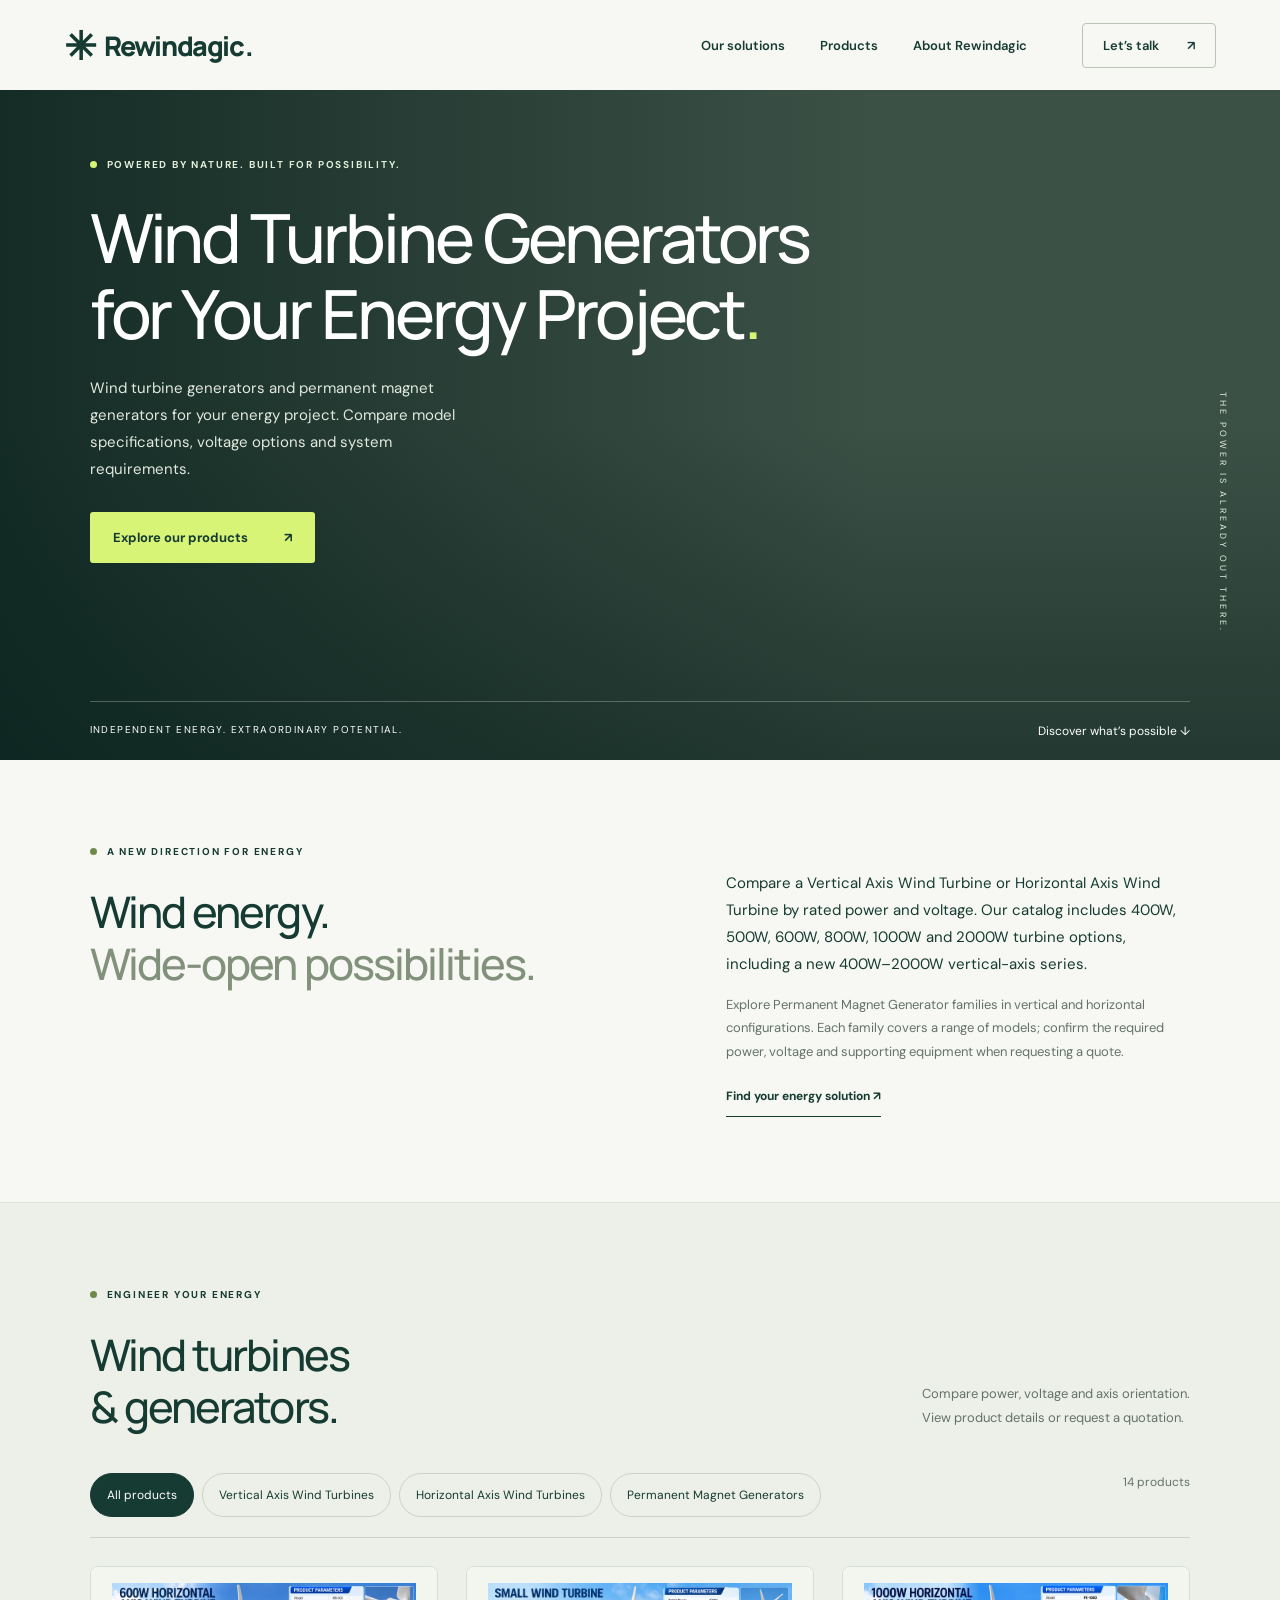
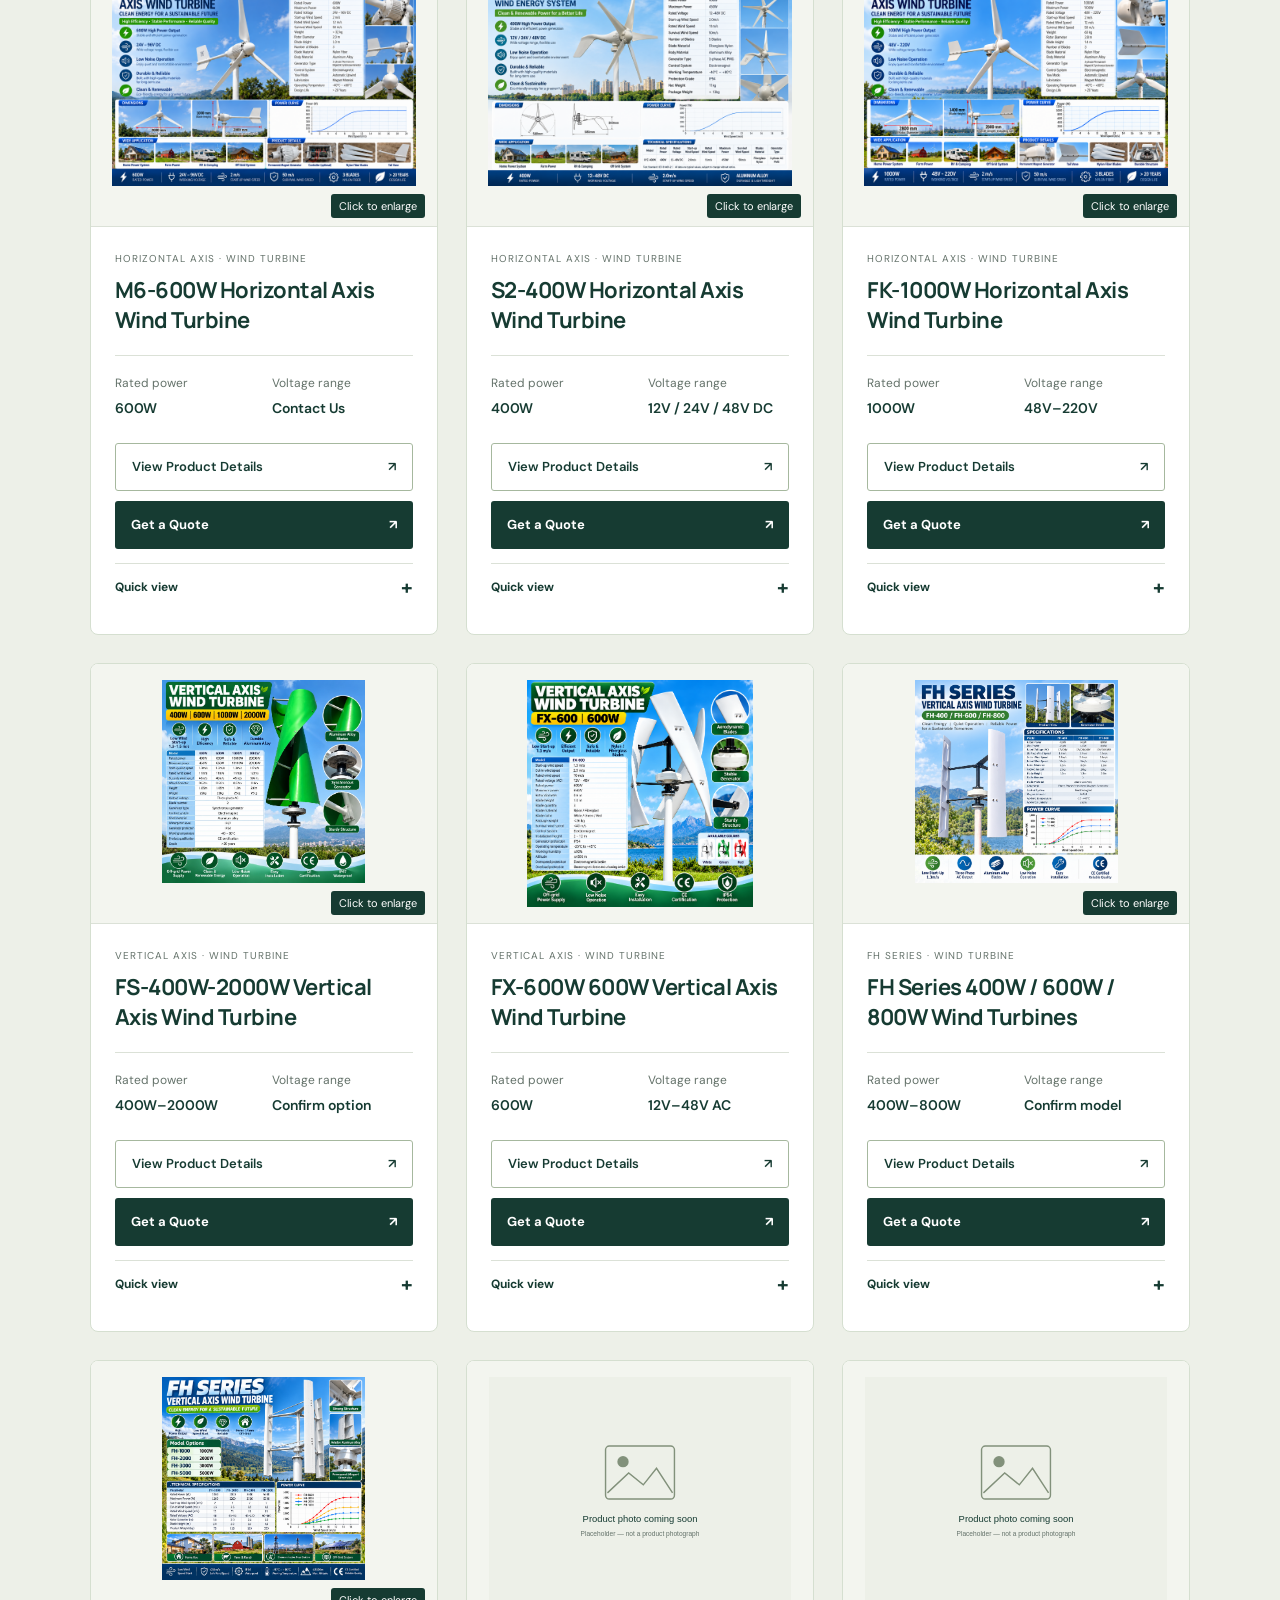
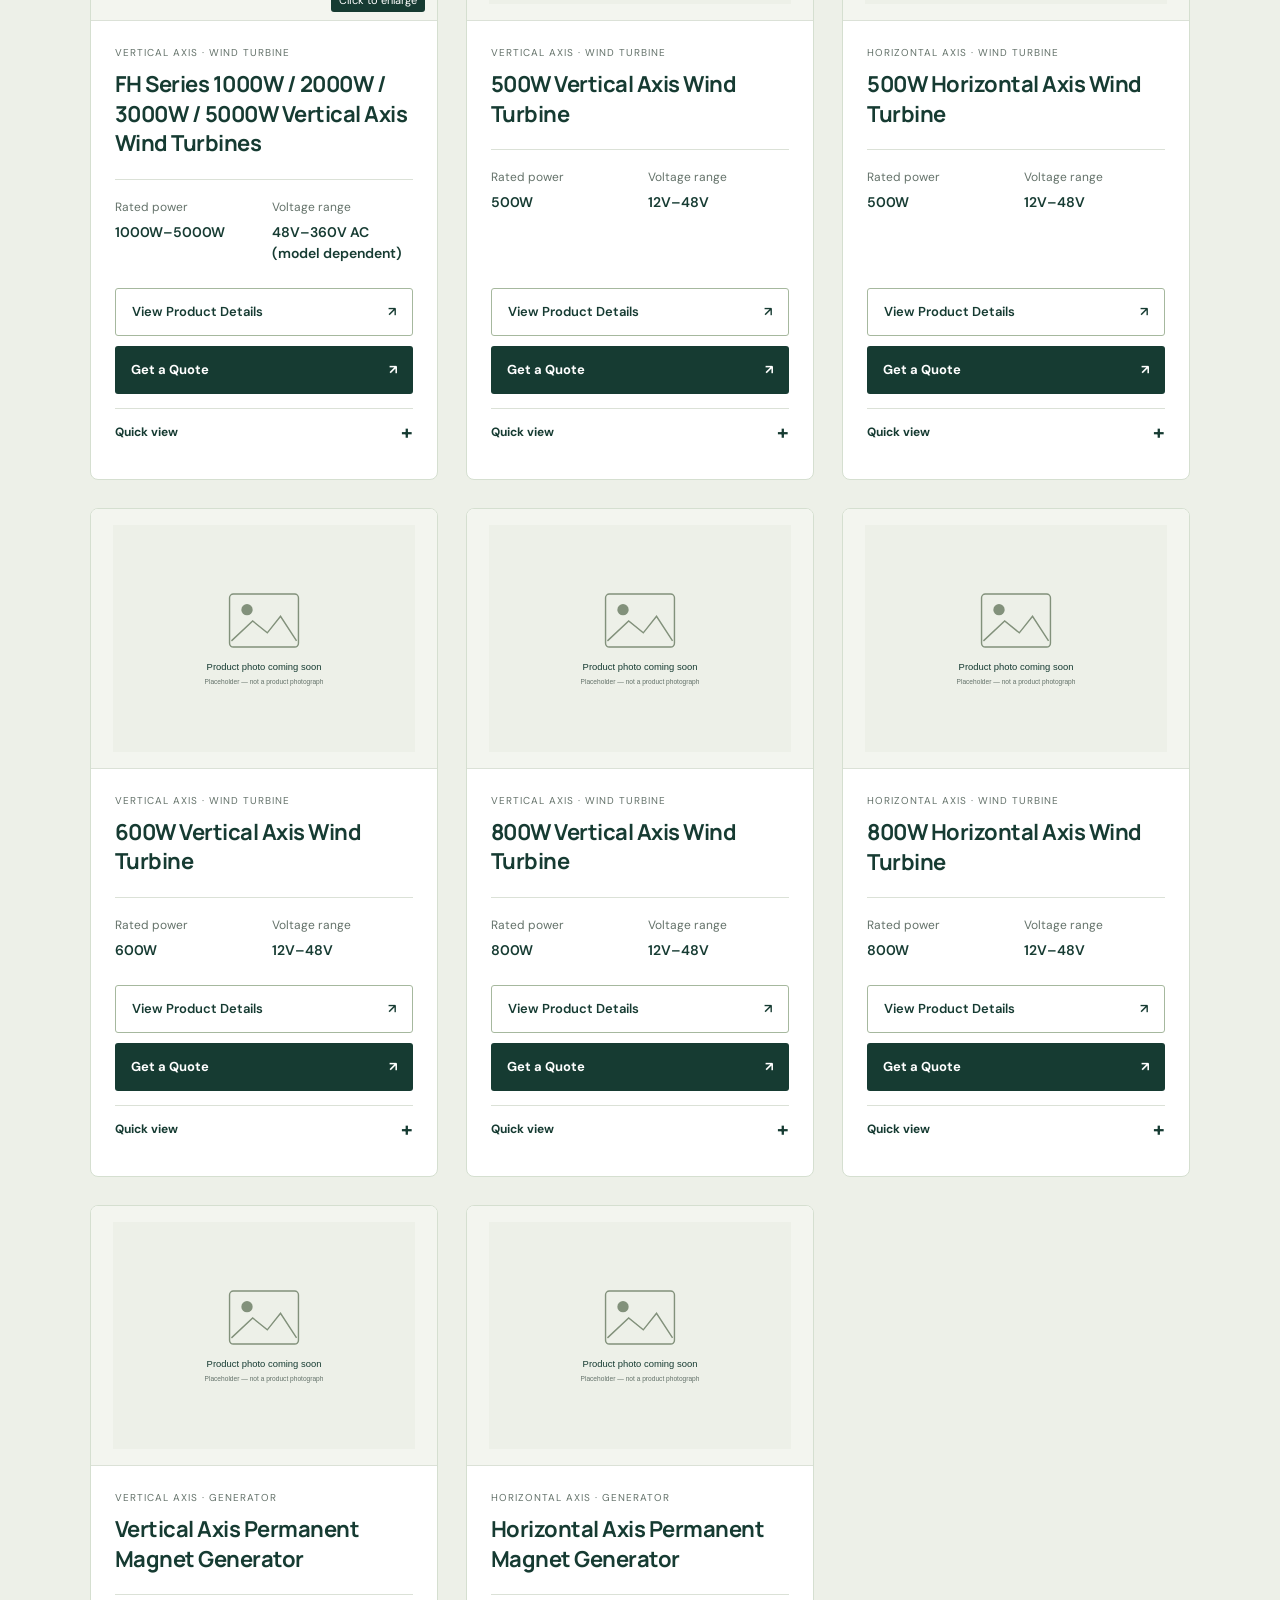
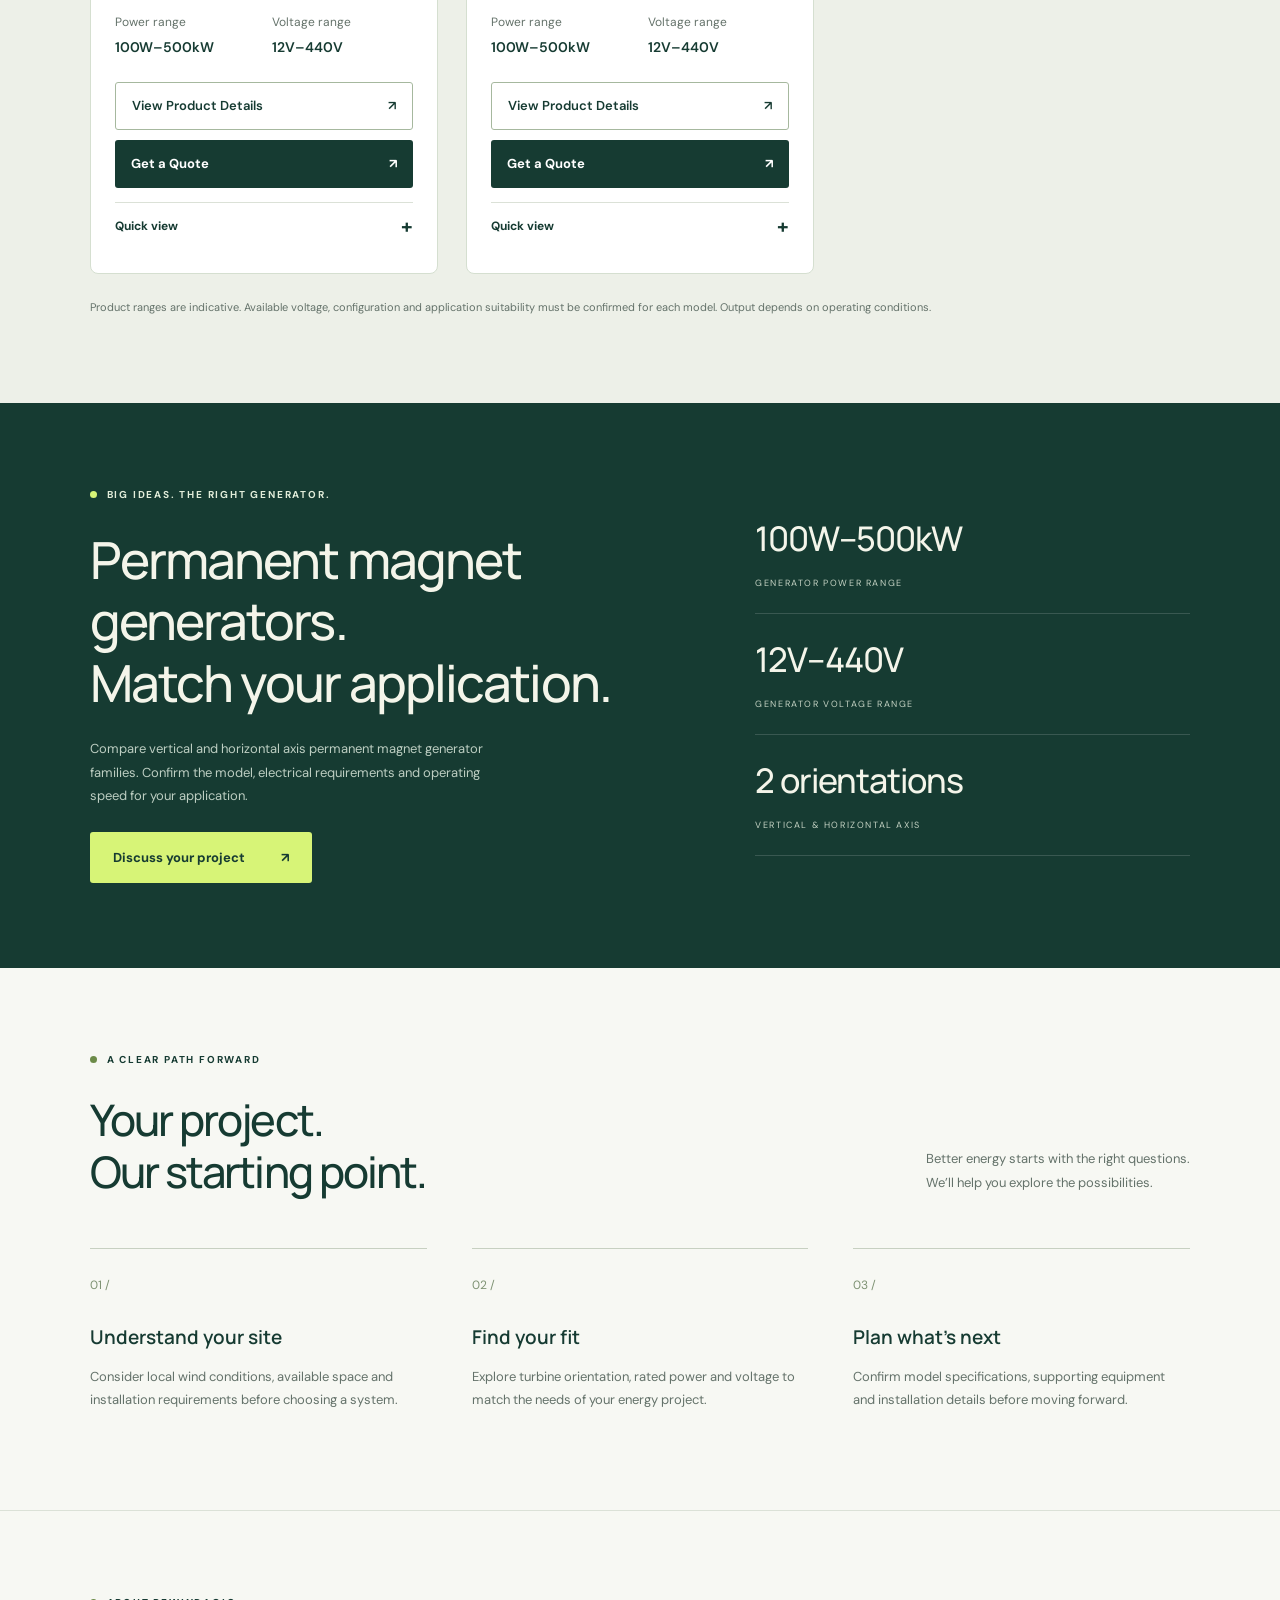
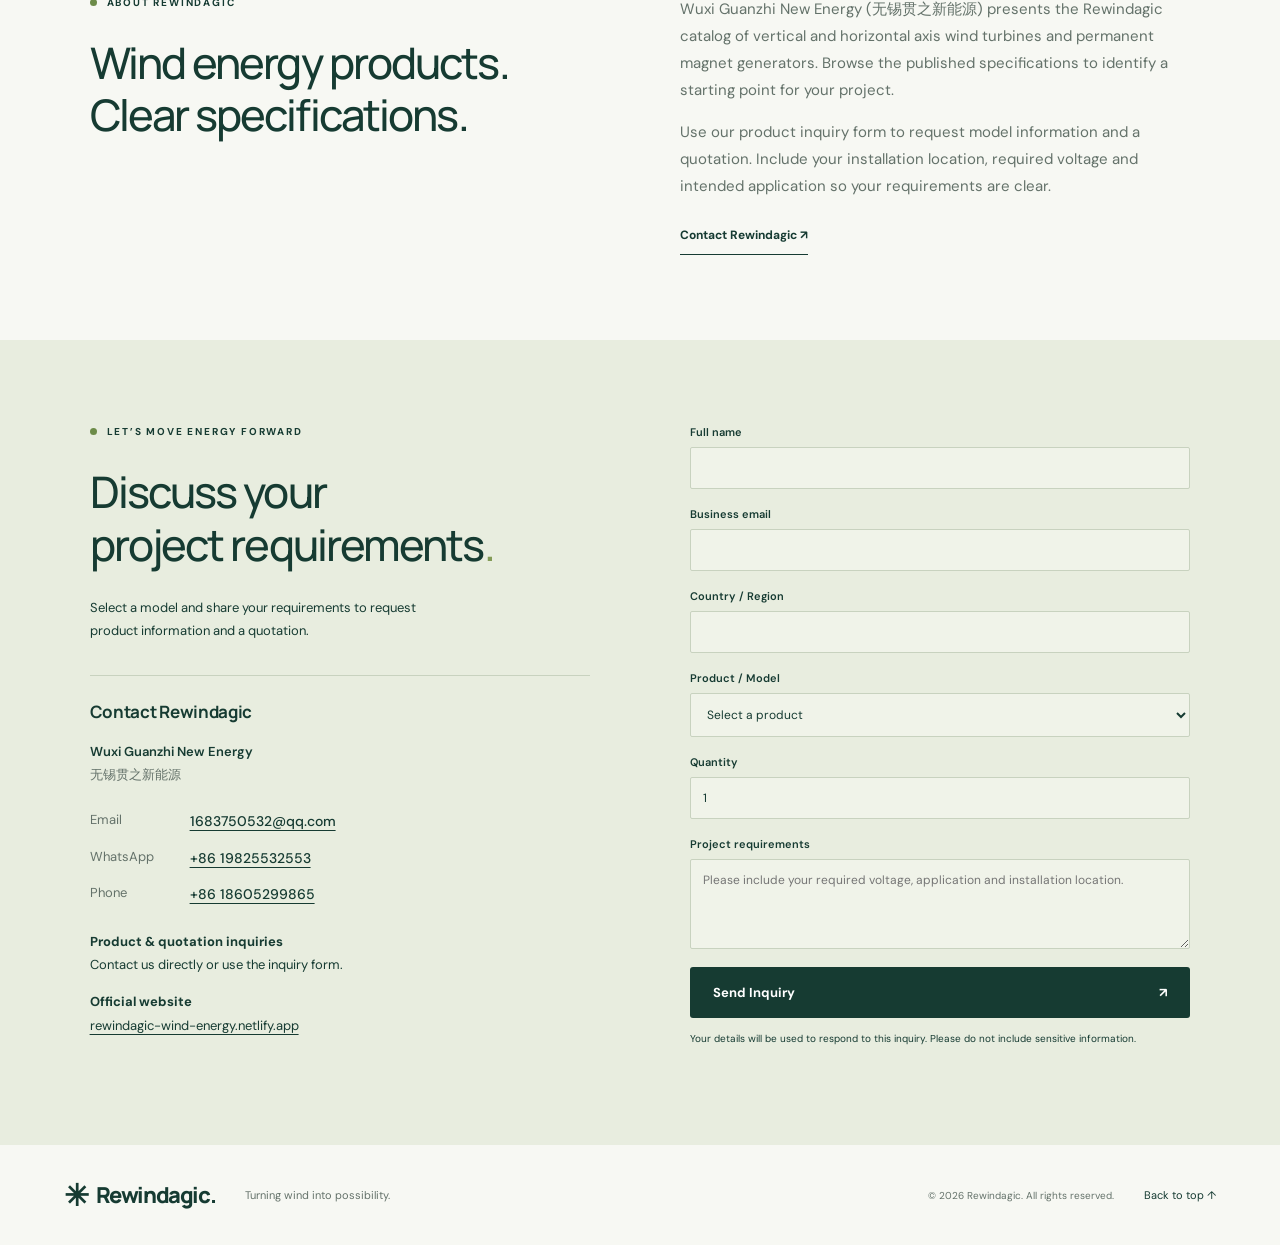
<file: index.html>
<!DOCTYPE html>
<html lang="en">
<head>
<meta charset="UTF-8"><meta name="viewport" content="width=device-width, initial-scale=1.0">
<meta name="description" content="Compare vertical and horizontal axis wind turbines and permanent magnet generators. Review power and voltage options, view product details and request a quote.">
<title>Wind Turbine Generators & Permanent Magnet Generators | Rewindagic</title>
<link rel="stylesheet" href="styles.css"><script src="products.js" defer></script><script src="image-viewer.js" defer></script><script src="script.js" defer></script>
<meta property="og:type" content="website">
<meta property="og:title" content="Wind Turbine Generators | Rewindagic">
<meta property="og:description" content="Compare wind turbine and permanent magnet generator models. Review specifications and request a project quotation.">
</head>
<body class="home-page">
<header><a class="brand" href="#" aria-label="Rewindagic home"><span class="brand-icon">✳</span> Rewindagic<span class="brand-dot">.</span></a><button class="menu-toggle" aria-label="Open navigation" aria-expanded="false" aria-controls="navigation">☰</button><nav id="navigation"><a href="#solutions">Our solutions</a><a href="#products">Products</a><a href="#about">About Rewindagic</a><a class="nav-contact" href="#contact">Let’s talk <span>↗</span></a></nav></header>
<main>
<section class="hero"><div class="hero-shade"></div><div class="hero-content"><p class="eyebrow light"><span></span> POWERED BY NATURE. BUILT FOR POSSIBILITY.</p><h1>Wind Turbine Generators for Your Energy Project<span>.</span></h1><p class="hero-description">Wind turbine generators and permanent magnet generators for your energy project. Compare model specifications, voltage options and system requirements.</p><a class="button lime" href="#products">Explore our products <span>↗</span></a></div><div class="hero-bottom"><span>INDEPENDENT ENERGY. EXTRAORDINARY POTENTIAL.</span><a href="#solutions">Discover what’s possible ↓</a></div><div class="hero-caption">THE POWER IS ALREADY OUT THERE.</div></section>
<section class="intro section" id="solutions"><div><p class="eyebrow"><span></span> A NEW DIRECTION FOR ENERGY</p><h2>Wind energy.<br><span>Wide-open possibilities.</span></h2></div><div class="intro-copy"><p>Compare a Vertical Axis Wind Turbine or Horizontal Axis Wind Turbine by rated power and voltage. Our catalog includes 400W, 500W, 600W, 800W, 1000W and 2000W turbine options, including a new 400W–2000W vertical-axis series.</p><p>Explore Permanent Magnet Generator families in vertical and horizontal configurations. Each family covers a range of models; confirm the required power, voltage and supporting equipment when requesting a quote.</p><a class="text-link" href="#products">Find your energy solution ↗</a></div></section>
<section class="products section" id="products"><div class="section-heading"><div><p class="eyebrow"><span></span> ENGINEER YOUR ENERGY</p><h2>Wind turbines<br>&amp; generators.</h2></div><p>Compare power, voltage and axis orientation.<br>View product details or request a quotation.</p></div><div class="product-toolbar"><div class="filters" role="group" aria-label="Filter by product category"><button class="active" data-filter="all" aria-pressed="true">All products</button><button data-filter="vertical" aria-pressed="false">Vertical Axis Wind Turbines</button><button data-filter="horizontal" aria-pressed="false">Horizontal Axis Wind Turbines</button><button data-filter="generator" aria-pressed="false">Permanent Magnet Generators</button></div><span id="product-count" aria-live="polite"></span></div><div class="product-grid" id="product-grid"></div><noscript><p>Enable JavaScript to browse and filter all 13 products. You can also <a href="400w-horizontal-axis-wind-turbine.html">view the 400W Horizontal Axis Wind Turbine</a> or use the inquiry form below.</p></noscript><p class="product-note">Product ranges are indicative. Available voltage, configuration and application suitability must be confirmed for each model. Output depends on operating conditions.</p></section>
<section class="generator-banner section"><div><p class="eyebrow light"><span></span> BIG IDEAS. THE RIGHT GENERATOR.</p><h2>Permanent magnet generators.<br>Match your application.</h2><p>Compare vertical and horizontal axis permanent magnet generator families. Confirm the model, electrical requirements and operating speed for your application.</p><a class="button lime" href="#contact">Discuss your project <span>↗</span></a></div><div class="range-stats"><div><strong>100W–500kW</strong><span>GENERATOR POWER RANGE</span></div><div><strong>12V–440V</strong><span>GENERATOR VOLTAGE RANGE</span></div><div><strong>2 orientations</strong><span>VERTICAL & HORIZONTAL AXIS</span></div></div></section>
<section class="approach section" id="approach"><p class="eyebrow"><span></span> A CLEAR PATH FORWARD</p><div class="section-heading"><h2>Your project.<br>Our starting point.</h2><p>Better energy starts with the right questions.<br>We’ll help you explore the possibilities.</p></div><div class="steps"><article><span>01 /</span><h3>Understand your site</h3><p>Consider local wind conditions, available space and installation requirements before choosing a system.</p></article><article><span>02 /</span><h3>Find your fit</h3><p>Explore turbine orientation, rated power and voltage to match the needs of your energy project.</p></article><article><span>03 /</span><h3>Plan what’s next</h3><p>Confirm model specifications, supporting equipment and installation details before moving forward.</p></article></div></section>
<section class="about-company section" id="about" aria-labelledby="about-heading"><div><p class="eyebrow"><span></span> ABOUT REWINDAGIC</p><h2 id="about-heading">Wind energy products.<br>Clear specifications.</h2></div><div class="about-copy"><p>Wuxi Guanzhi New Energy (无锡贯之新能源) presents the Rewindagic catalog of vertical and horizontal axis wind turbines and permanent magnet generators. Browse the published specifications to identify a starting point for your project.</p><p>Use our product inquiry form to request model information and a quotation. Include your installation location, required voltage and intended application so your requirements are clear.</p><a class="text-link" href="#contact">Contact Rewindagic ↗</a></div></section>
<section class="contact section" id="contact"><div><p class="eyebrow"><span></span> LET’S MOVE ENERGY FORWARD</p><h2>Discuss your<br>project requirements<span>.</span></h2><p>Select a model and share your requirements to request product information and a quotation.</p><div class="contact-channels"><h3>Contact Rewindagic</h3><p class="company-name">Wuxi Guanzhi New Energy<br><span lang="zh-CN">无锡贯之新能源</span></p><dl class="contact-list"><div><dt>Email</dt><dd><a href="mailto:1683750532@qq.com">1683750532@qq.com</a></dd></div><div><dt>WhatsApp</dt><dd><a href="https://wa.me/8619825532553">+86 19825532553</a></dd></div><div><dt>Phone</dt><dd><a href="tel:+8618605299865">+86 18605299865</a></dd></div></dl><p><strong>Product &amp; quotation inquiries</strong><br>Contact us directly or use the inquiry form.</p><p><strong>Official website</strong><br><a href="https://rewindagic-wind-energy.netlify.app/">rewindagic-wind-energy.netlify.app</a></p></div></div><form id="inquiry-form" name="product-inquiry" method="POST" action="/thank-you.html" data-netlify="true" netlify-honeypot="bot-field">
<input type="hidden" name="form-name" value="product-inquiry">
<p class="honeypot" aria-hidden="true"><label>Leave this field empty<input name="bot-field" tabindex="-1" autocomplete="off"></label></p>
<label for="name">Full name</label><input id="name" name="name" autocomplete="name" maxlength="120" required>
<label for="email">Business email</label><input id="email" name="email" type="email" autocomplete="email" maxlength="254" required>
<label for="country">Country / Region</label><input id="country" name="country" autocomplete="country-name" maxlength="100" required>
<label for="interest">Product / Model</label><select id="interest" name="product" required><option value="">Select a product</option><option value="horizontal-400">400W Horizontal Axis Wind Turbine</option><option value="vertical-series-400-2000">400W–2000W Vertical Axis Wind Turbine Series</option><option value="vertical-500">500W Vertical Axis Wind Turbine</option><option value="horizontal-500">500W Horizontal Axis Wind Turbine</option><option value="fh-series-400-800">FH Series 400W / 600W / 800W Wind Turbines</option><option value="vertical-fx-600">FX-600W 600W Vertical Axis Wind Turbine</option><option value="vertical-600">600W Vertical Axis Wind Turbine</option><option value="horizontal-600">600W Horizontal Axis Wind Turbine</option><option value="vertical-800">800W Vertical Axis Wind Turbine</option><option value="horizontal-800">800W Horizontal Axis Wind Turbine</option><option value="horizontal-1000">1000W Horizontal Axis Wind Turbine (FK-1000)</option><option value="vertical-generator">Vertical Axis Permanent Magnet Generator — 100W–500kW</option><option value="horizontal-generator">Horizontal Axis Permanent Magnet Generator — 100W–500kW</option></select>
<label for="quantity">Quantity</label><input id="quantity" name="quantity" type="number" min="1" step="1" value="1" required>
<label for="message">Project requirements</label><textarea id="message" name="message" rows="4" maxlength="5000" required placeholder="Please include your required voltage, application and installation location."></textarea>
<button class="button dark" type="submit">Send Inquiry <span>↗</span></button>
<p class="form-note">Your details will be used to respond to this inquiry. Please do not include sensitive information.</p><p id="form-status" role="status"></p></form></section>
</main><footer><a class="brand" href="#"><span class="brand-icon">✳</span> Rewindagic.</a><span>Turning wind into possibility.</span><p>© <span id="year"></span> Rewindagic. All rights reserved.</p><a href="#">Back to top ↑</a></footer>
<dialog id="product-dialog"><button class="close-dialog" aria-label="Close product details">✕</button><p class="eyebrow">EXPLORE THE DETAILS</p><h2 id="dialog-title"></h2><p id="dialog-description"></p><table class="spec-table"><caption>Technical specifications</caption><tbody id="dialog-specs"></tbody></table><p class="product-note">Confirm the specific model’s performance, dimensions, mounting and compatible equipment before ordering.</p><a class="button dark" id="dialog-inquiry" href="#contact">Get a Quote ↗</a></dialog>
<dialog class="image-viewer" id="catalog-image-lightbox" aria-labelledby="catalog-image-caption"><button class="lightbox-close" type="button" aria-label="Close enlarged image">✕</button><div class="viewer-toolbar"><button class="viewer-zoom" type="button" aria-pressed="false">View at full size</button><a class="viewer-original" target="_blank" rel="noopener">Open original image ↗</a></div><div class="lightbox-viewport"><img class="viewer-image" alt=""></div><p id="catalog-image-caption" class="viewer-caption"></p></dialog>
</body></html>
</file>
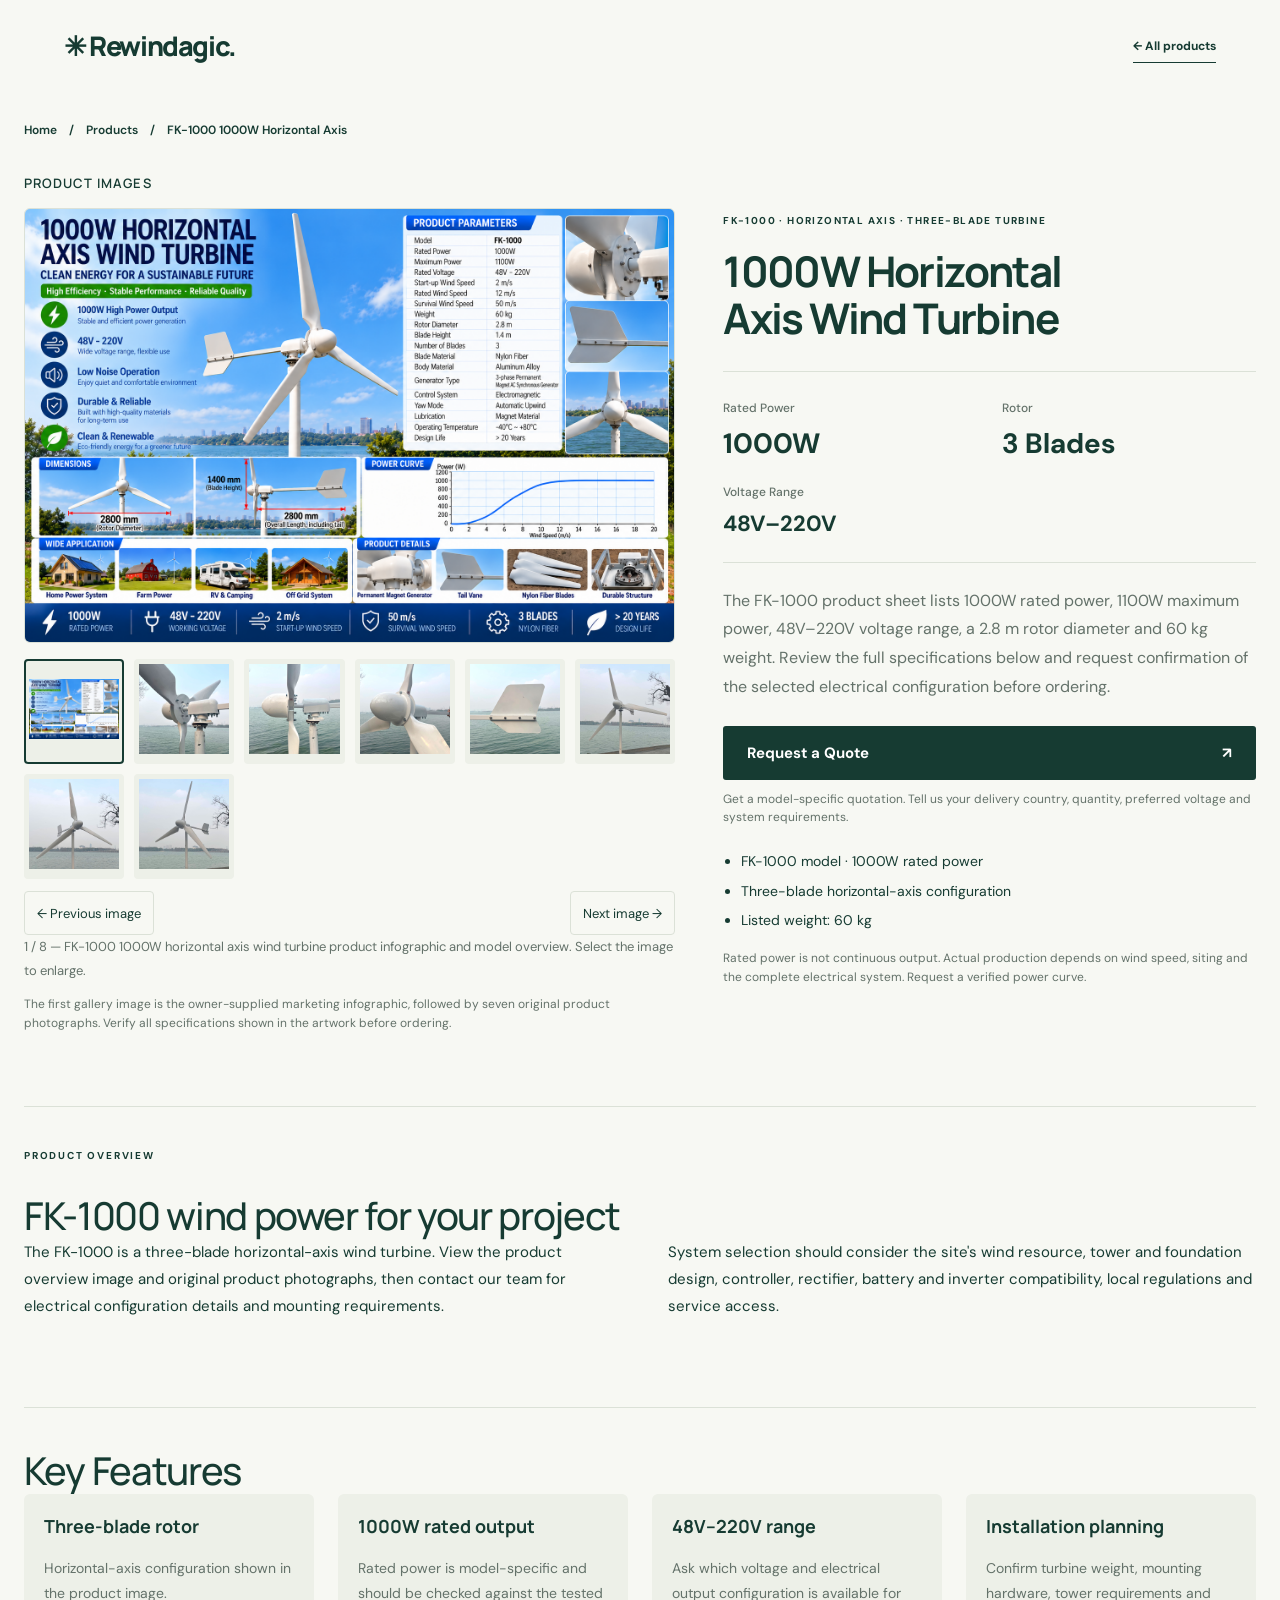
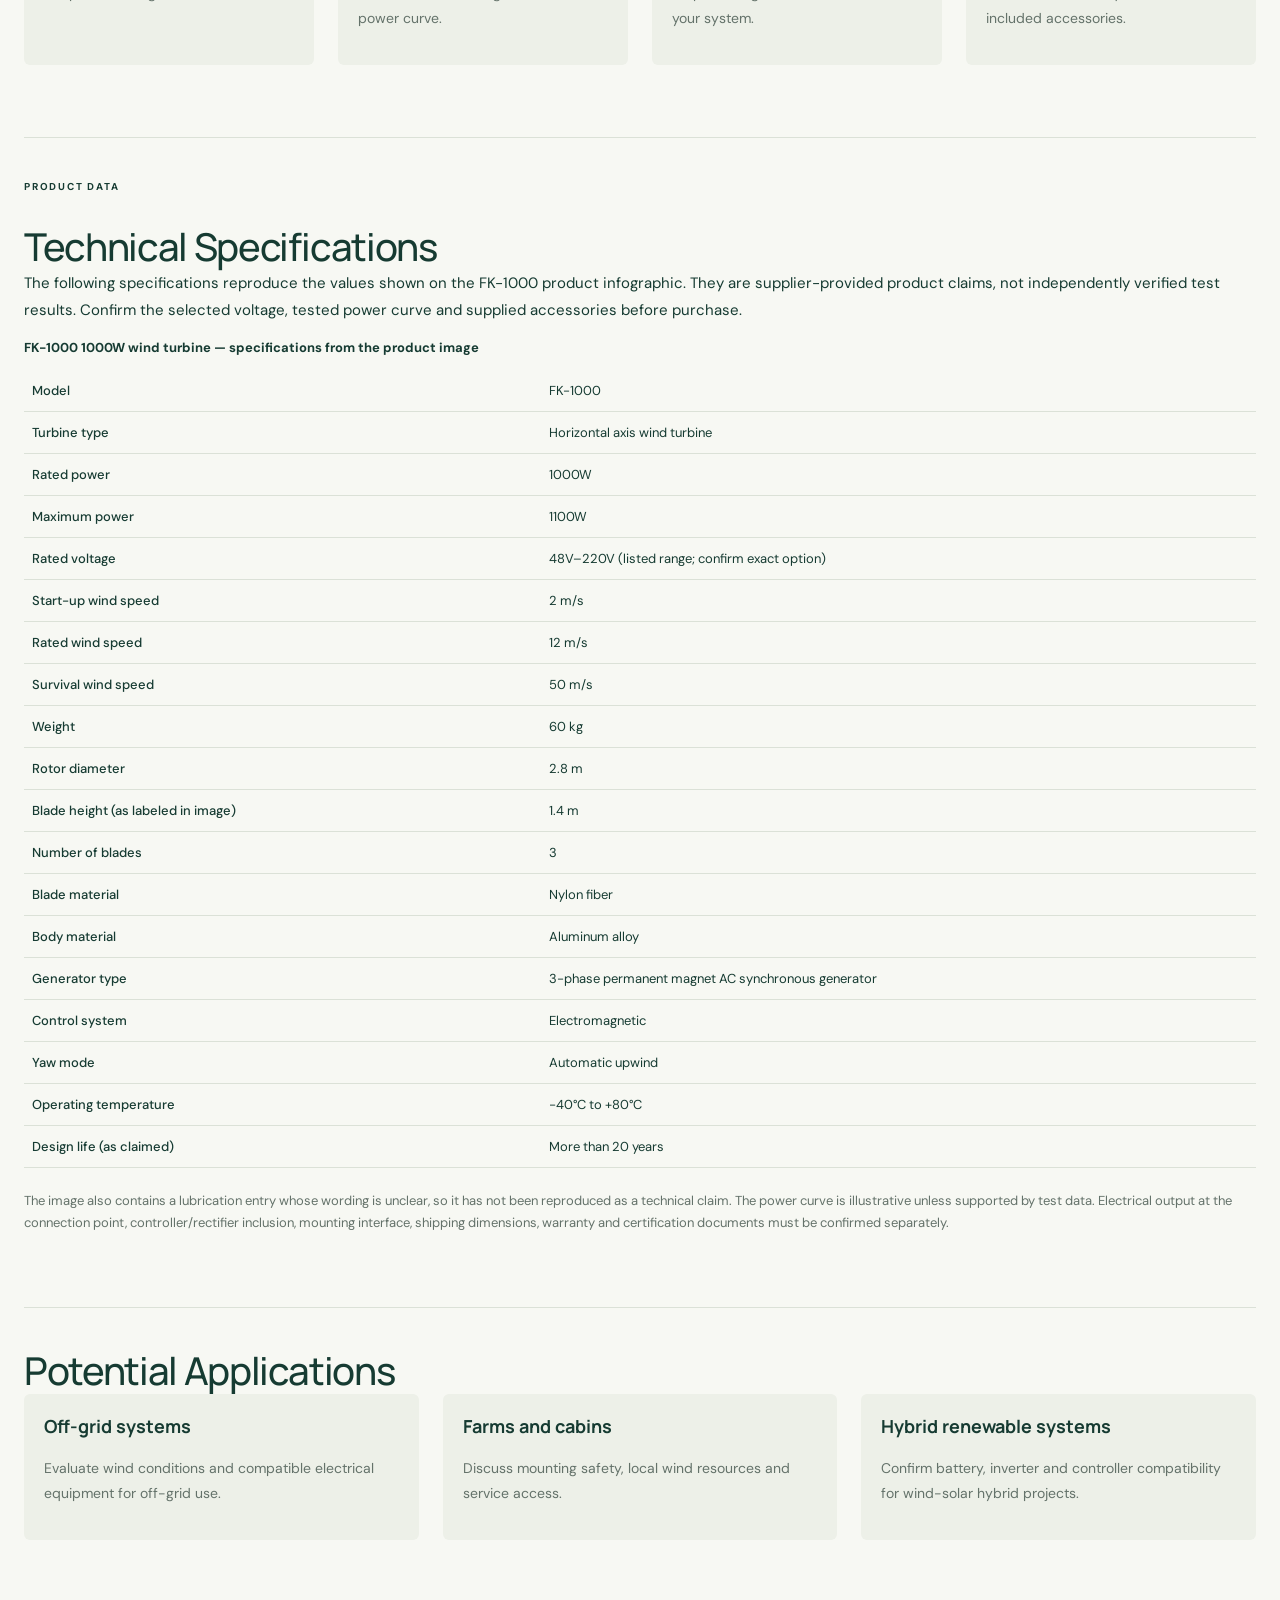
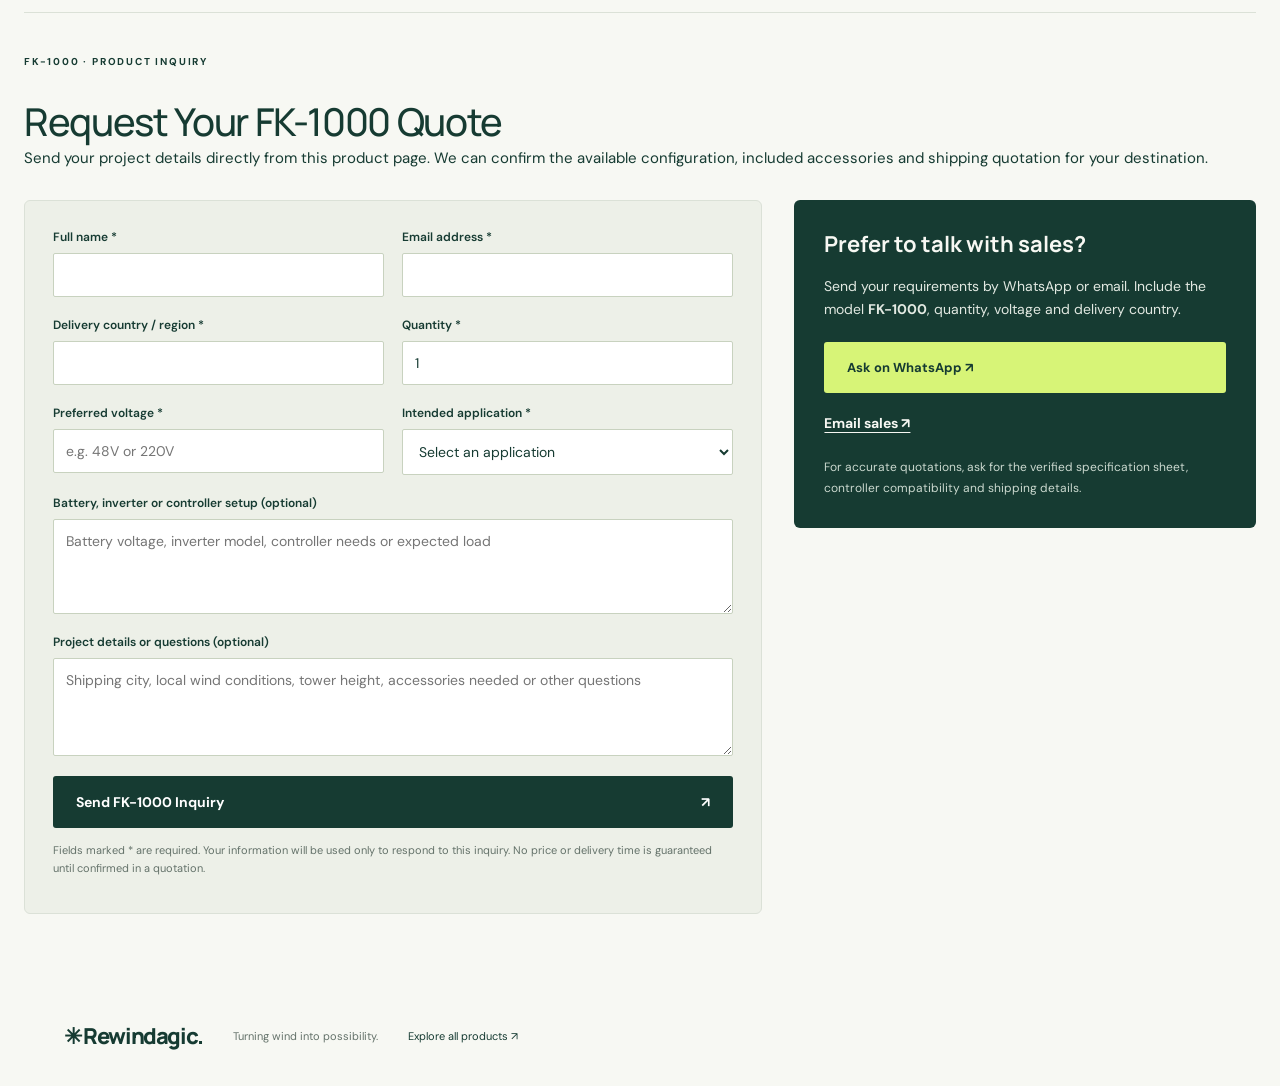
<file: 1000w-horizontal-axis-wind-turbine.html>
<!DOCTYPE html>
<html lang="en">
<head>
<meta charset="UTF-8">
<meta name="viewport" content="width=device-width, initial-scale=1">
<title>FK-1000 1000W Horizontal Axis Wind Turbine | Rewindagic</title>
<meta name="description" content="Explore the FK-1000 1000W three-blade horizontal axis wind turbine, 48V–220V configuration range and 60 kg listed weight. View the product infographic and seven original product photographs, and request a quote.">
<link rel="canonical" href="https://rewindagic-wind-energy.netlify.app/1000w-horizontal-axis-wind-turbine.html">
<meta property="og:type" content="product">
<meta property="og:title" content="FK-1000 1000W Horizontal Axis Wind Turbine | Rewindagic">
<meta property="og:description" content="FK-1000 three-blade wind turbine: 1000W rated power, 48V–220V listed voltage range. Request confirmed specifications and a quotation.">
<meta property="og:image" content="https://rewindagic-wind-energy.netlify.app/assets/products/FK-1000W-horizontal-wind-turbine-main.png">
<meta name="twitter:card" content="summary_large_image">
<link rel="stylesheet" href="styles.css">
<link rel="stylesheet" href="product-detail.css">
<style>
/* Keep the FK-1000 landscape infographic at its natural proportions. */
.fk1000-page .gallery-main img { aspect-ratio: auto; height: auto; max-height: none; }
</style>
<script src="products.js" defer></script>
<script src="image-viewer.js" defer></script>
<script src="1000w-turbine-detail.js" defer></script>
<script type="application/ld+json">
{
  "@context": "https://schema.org",
  "@type": "Product",
  "name": "FK-1000 1000W Horizontal Axis Wind Turbine",
  "model": "FK-1000",
  "description": "Supplier product sheet lists 1000W rated power, 1100W maximum power, 48V–220V, three blades and 60 kg. Confirm specifications and configuration before ordering.",
  "category": "Horizontal axis wind turbine",
  "image": "https://rewindagic-wind-energy.netlify.app/assets/products/FK-1000W-horizontal-wind-turbine-main.png",
  "additionalProperty": [
    {
      "@type": "PropertyValue",
      "name": "Rated power",
      "value": "1000W"
    },
    {
      "@type": "PropertyValue",
      "name": "Maximum power",
      "value": "1100W"
    },
    {
      "@type": "PropertyValue",
      "name": "Rated voltage",
      "value": "48V–220V"
    },
    {
      "@type": "PropertyValue",
      "name": "Start-up wind speed",
      "value": "2 m/s"
    },
    {
      "@type": "PropertyValue",
      "name": "Rated wind speed",
      "value": "12 m/s"
    },
    {
      "@type": "PropertyValue",
      "name": "Survival wind speed",
      "value": "50 m/s"
    },
    {
      "@type": "PropertyValue",
      "name": "Weight",
      "value": "60 kg"
    },
    {
      "@type": "PropertyValue",
      "name": "Rotor diameter",
      "value": "2.8 m"
    },
    {
      "@type": "PropertyValue",
      "name": "Blade height",
      "value": "1.4 m"
    },
    {
      "@type": "PropertyValue",
      "name": "Number of blades",
      "value": "3"
    },
    {
      "@type": "PropertyValue",
      "name": "Blade material",
      "value": "Nylon fiber"
    },
    {
      "@type": "PropertyValue",
      "name": "Body material",
      "value": "Aluminum alloy"
    },
    {
      "@type": "PropertyValue",
      "name": "Generator type",
      "value": "3-phase permanent magnet AC synchronous generator"
    },
    {
      "@type": "PropertyValue",
      "name": "Control system",
      "value": "Electromagnetic"
    },
    {
      "@type": "PropertyValue",
      "name": "Yaw mode",
      "value": "Automatic upwind"
    },
    {
      "@type": "PropertyValue",
      "name": "Operating temperature",
      "value": "−40°C to +80°C"
    },
    {
      "@type": "PropertyValue",
      "name": "Design life (supplier claim)",
      "value": ">20 years"
    }
  ]
}
</script>
</head>
<body class="turbine-page fk1000-page">
<header><a class="brand" href="index.html">✳ Rewindagic.</a><a class="text-link" href="index.html#products">← All products</a></header>
<main class="section turbine-detail">
<nav class="breadcrumbs" aria-label="Breadcrumb"><a href="index.html">Home</a><span aria-hidden="true">/</span><a href="index.html#products">Products</a><span aria-hidden="true">/</span><span>FK-1000 1000W Horizontal Axis</span></nav>
<div class="turbine-hero">
<section id="gallery" aria-labelledby="gallery-heading">
<h2 id="gallery-heading">Product Images</h2>
<div id="product-gallery"><p class="asset-notice">Product image is being prepared. Contact us for original photographs.</p></div>
<p class="operating-note">The first gallery image is the owner-supplied marketing infographic, followed by seven original product photographs. Verify all specifications shown in the artwork before ordering.</p>
</section>
<section class="turbine-intro" aria-labelledby="product-title">
<p class="eyebrow">FK-1000 · HORIZONTAL AXIS · THREE-BLADE TURBINE</p>
<h1 id="product-title">1000W Horizontal Axis Wind Turbine</h1>
<dl class="turbine-highlights">
<div><dt>Rated Power</dt><dd>1000W</dd></div>
<div><dt>Rotor</dt><dd>3 Blades</dd></div>
<div class="voltage-highlight"><dt>Voltage Range</dt><dd>48V–220V</dd></div>
</dl>
<p class="turbine-lead">The FK-1000 product sheet lists 1000W rated power, 1100W maximum power, 48V–220V voltage range, a 2.8 m rotor diameter and 60 kg weight. Review the full specifications below and request confirmation of the selected electrical configuration before ordering.</p>
<a class="button dark" href="#fk1000-quote">Request a Quote <span aria-hidden="true">↗</span></a>
<p class="quote-note">Get a model-specific quotation. Tell us your delivery country, quantity, preferred voltage and system requirements.</p>
<ul class="turbine-summary"><li>FK-1000 model · 1000W rated power</li><li>Three-blade horizontal-axis configuration</li><li>Listed weight: 60 kg</li></ul>
<p class="operating-note">Rated power is not continuous output. Actual production depends on wind speed, siting and the complete electrical system. Request a verified power curve.</p>
</section>
</div>
<section class="turbine-section overview-section" aria-labelledby="overview-heading">
<p class="eyebrow">PRODUCT OVERVIEW</p><h2 id="overview-heading">FK-1000 wind power for your project</h2>
<div class="turbine-columns"><p>The FK-1000 is a three-blade horizontal-axis wind turbine. View the product overview image and original product photographs, then contact our team for electrical configuration details and mounting requirements.</p><p>System selection should consider the site's wind resource, tower and foundation design, controller, rectifier, battery and inverter compatibility, local regulations and service access.</p></div>
</section>
<section class="turbine-section" aria-labelledby="features-heading"><h2 id="features-heading">Key Features</h2><div class="feature-grid">
<article><h3>Three-blade rotor</h3><p>Horizontal-axis configuration shown in the product image.</p></article>
<article><h3>1000W rated output</h3><p>Rated power is model-specific and should be checked against the tested power curve.</p></article>
<article><h3>48V–220V range</h3><p>Ask which voltage and electrical output configuration is available for your system.</p></article>
<article><h3>Installation planning</h3><p>Confirm turbine weight, mounting hardware, tower requirements and included accessories.</p></article>
</div></section>
<section class="turbine-section" aria-labelledby="spec-heading">
<p class="eyebrow">PRODUCT DATA</p>
<h2 id="spec-heading">Technical Specifications</h2>
<p>The following specifications reproduce the values shown on the FK-1000 product infographic. They are supplier-provided product claims, not independently verified test results. Confirm the selected voltage, tested power curve and supplied accessories before purchase.</p>
<table class="spec-table"><caption>FK-1000 1000W wind turbine — specifications from the product image</caption><tbody>
<tr><th scope="row">Model</th><td>FK-1000</td></tr>
<tr><th scope="row">Turbine type</th><td>Horizontal axis wind turbine</td></tr>
<tr><th scope="row">Rated power</th><td>1000W</td></tr>
<tr><th scope="row">Maximum power</th><td>1100W</td></tr>
<tr><th scope="row">Rated voltage</th><td>48V–220V (listed range; confirm exact option)</td></tr>
<tr><th scope="row">Start-up wind speed</th><td>2 m/s</td></tr>
<tr><th scope="row">Rated wind speed</th><td>12 m/s</td></tr>
<tr><th scope="row">Survival wind speed</th><td>50 m/s</td></tr>
<tr><th scope="row">Weight</th><td>60 kg</td></tr>
<tr><th scope="row">Rotor diameter</th><td>2.8 m</td></tr>
<tr><th scope="row">Blade height (as labeled in image)</th><td>1.4 m</td></tr>
<tr><th scope="row">Number of blades</th><td>3</td></tr>
<tr><th scope="row">Blade material</th><td>Nylon fiber</td></tr>
<tr><th scope="row">Body material</th><td>Aluminum alloy</td></tr>
<tr><th scope="row">Generator type</th><td>3-phase permanent magnet AC synchronous generator</td></tr>
<tr><th scope="row">Control system</th><td>Electromagnetic</td></tr>
<tr><th scope="row">Yaw mode</th><td>Automatic upwind</td></tr>
<tr><th scope="row">Operating temperature</th><td>−40°C to +80°C</td></tr>
<tr><th scope="row">Design life (as claimed)</th><td>More than 20 years</td></tr>
</tbody></table>
<p class="spec-disclaimer">The image also contains a lubrication entry whose wording is unclear, so it has not been reproduced as a technical claim. The power curve is illustrative unless supported by test data. Electrical output at the connection point, controller/rectifier inclusion, mounting interface, shipping dimensions, warranty and certification documents must be confirmed separately.</p>
</section>
<section class="turbine-section" aria-labelledby="applications-heading"><h2 id="applications-heading">Potential Applications</h2><div class="feature-grid">
<article><h3>Off-grid systems</h3><p>Evaluate wind conditions and compatible electrical equipment for off-grid use.</p></article>
<article><h3>Farms and cabins</h3><p>Discuss mounting safety, local wind resources and service access.</p></article>
<article><h3>Hybrid renewable systems</h3><p>Confirm battery, inverter and controller compatibility for wind-solar hybrid projects.</p></article>
</div></section>
<section class="turbine-section fk1000-quote-section" id="fk1000-quote" aria-labelledby="quote-heading">
<p class="eyebrow">FK-1000 · PRODUCT INQUIRY</p>
<h2 id="quote-heading">Request Your FK-1000 Quote</h2>
<p>Send your project details directly from this product page. We can confirm the available configuration, included accessories and shipping quotation for your destination.</p>
<div class="fk1000-quote-layout">
<form id="fk1000-inquiry-form" class="fk1000-quote-form" name="fk1000-inquiry" method="POST" action="/thank-you.html" data-netlify="true" netlify-honeypot="bot-field">
<input type="hidden" name="form-name" value="fk1000-inquiry">
<input type="hidden" name="product" value="FK-1000 1000W Horizontal Axis Wind Turbine">
<p class="honeypot" aria-hidden="true"><label>Leave this field empty<input name="bot-field" tabindex="-1" autocomplete="off"></label></p>
<div class="fk1000-form-grid">
<div><label for="fk1000-name">Full name <span aria-hidden="true">*</span></label><input id="fk1000-name" name="name" autocomplete="name" maxlength="120" required></div>
<div><label for="fk1000-email">Email address <span aria-hidden="true">*</span></label><input id="fk1000-email" name="email" type="email" autocomplete="email" maxlength="254" required></div>
<div><label for="fk1000-country">Delivery country / region <span aria-hidden="true">*</span></label><input id="fk1000-country" name="country" autocomplete="country-name" maxlength="100" required></div>
<div><label for="fk1000-quantity">Quantity <span aria-hidden="true">*</span></label><input id="fk1000-quantity" name="quantity" type="number" min="1" max="10000" step="1" value="1" required></div>
<div><label for="fk1000-voltage">Preferred voltage <span aria-hidden="true">*</span></label><input id="fk1000-voltage" name="preferred-voltage" placeholder="e.g. 48V or 220V" maxlength="80" required></div>
<div><label for="fk1000-application">Intended application <span aria-hidden="true">*</span></label><select id="fk1000-application" name="application" required>
<option value="">Select an application</option><option>Off-grid home / cabin</option><option>Farm / rural property</option><option>Wind-solar hybrid system</option><option>Other / not sure yet</option>
</select></div>
</div>
<label for="fk1000-setup">Battery, inverter or controller setup (optional)</label><textarea id="fk1000-setup" name="system-setup" rows="3" maxlength="1500" placeholder="Battery voltage, inverter model, controller needs or expected load"></textarea>
<label for="fk1000-message">Project details or questions (optional)</label><textarea id="fk1000-message" name="message" rows="4" maxlength="3000" placeholder="Shipping city, local wind conditions, tower height, accessories needed or other questions"></textarea>
<button class="button dark fk1000-submit" type="submit">Send FK-1000 Inquiry <span aria-hidden="true">↗</span></button>
<p class="form-note">Fields marked * are required. Your information will be used only to respond to this inquiry. No price or delivery time is guaranteed until confirmed in a quotation.</p>
<p id="fk1000-form-status" role="status" aria-live="polite"></p>
</form>
<aside class="fk1000-contact-aside" aria-label="Other ways to contact sales">
<h3>Prefer to talk with sales?</h3>
<p>Send your requirements by WhatsApp or email. Include the model <strong>FK-1000</strong>, quantity, voltage and delivery country.</p>
<a class="button lime fk1000-contact-link" href="https://wa.me/8619825532553?text=Hello%2C%20I%20would%20like%20a%20quotation%20for%20the%20FK-1000%201000W%20horizontal%20axis%20wind%20turbine.%20Please%20confirm%20voltage%20options%2C%20accessories%20and%20shipping." target="_blank" rel="noopener noreferrer">Ask on WhatsApp ↗</a>
<a class="fk1000-email-link" href="mailto:1683750532@qq.com?subject=FK-1000%201000W%20Wind%20Turbine%20Quotation">Email sales ↗</a>
<p class="fk1000-sales-note">For accurate quotations, ask for the verified specification sheet, controller compatibility and shipping details.</p>
</aside>
</div>
</section>
</main>
<footer><a class="brand" href="index.html">✳ Rewindagic.</a><span>Turning wind into possibility.</span><a href="index.html#products">Explore all products ↗</a></footer>
<dialog class="image-viewer" id="image-lightbox" aria-labelledby="lightbox-caption"><button class="lightbox-close" type="button" aria-label="Close enlarged image">✕</button><div class="viewer-toolbar"><button class="viewer-zoom" type="button" aria-pressed="false">View at full size</button><a class="viewer-original" target="_blank" rel="noopener">Open original image ↗</a></div><div class="lightbox-viewport"><img id="lightbox-image" class="viewer-image" alt=""></div><p id="lightbox-caption" class="viewer-caption"></p></dialog>
</body>
</html>
</file>
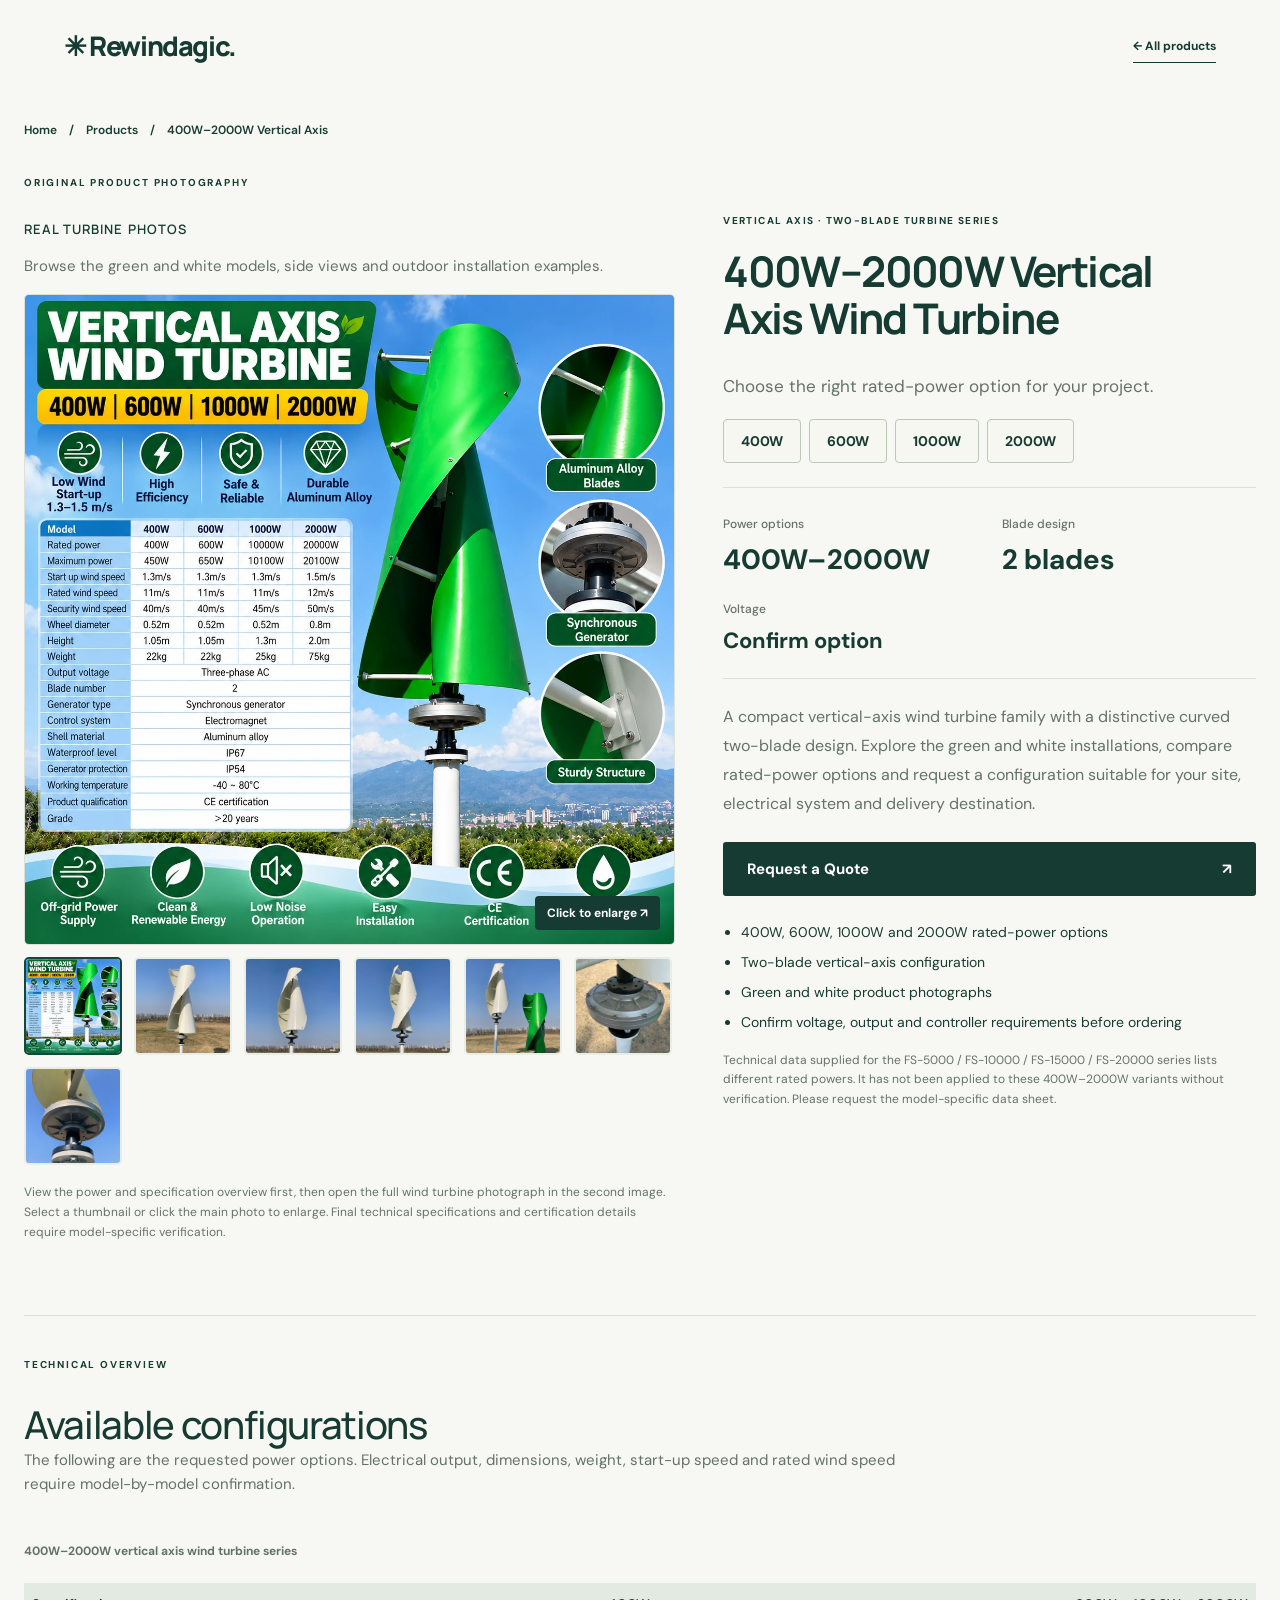
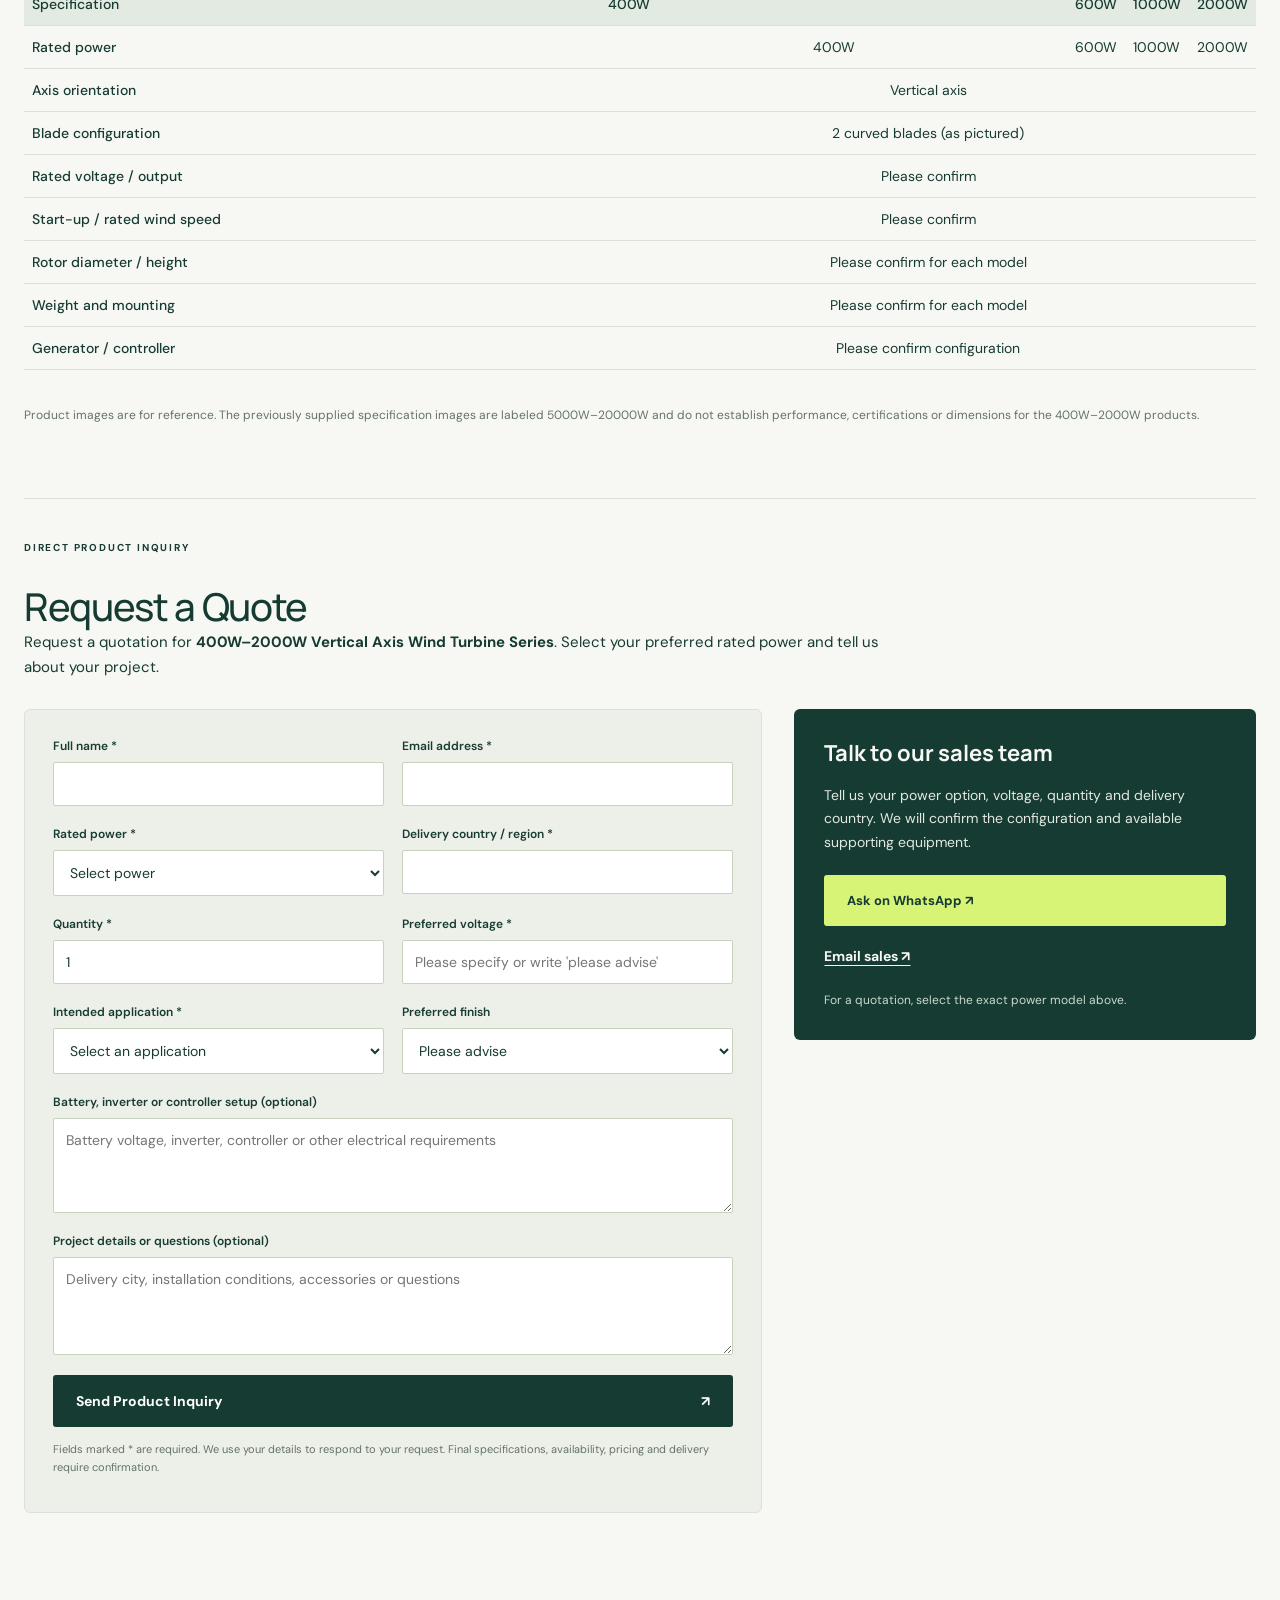
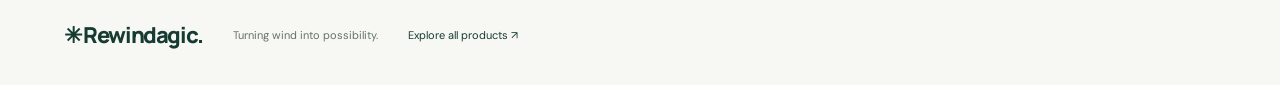
<file: 400w-2000w-vertical-axis-wind-turbine.html>
<!DOCTYPE html>
<html lang="en">
<head>
<meta charset="UTF-8"><meta name="viewport" content="width=device-width,initial-scale=1">
<title>400W–2000W Vertical Axis Wind Turbine | Rewindagic</title>
<meta name="description" content="Explore the Rewindagic 400W, 600W, 1000W and 2000W vertical-axis wind turbine series. View real green and white turbine photos and request a model-specific quotation.">
<link rel="canonical" href="https://rewindagic-wind-energy.netlify.app/400w-2000w-vertical-axis-wind-turbine.html">
<meta property="og:type" content="product"><meta property="og:title" content="400W–2000W Vertical Axis Wind Turbine | Rewindagic">
<meta property="og:description" content="Real product photographs and model selection for the 400W–2000W vertical-axis wind turbine family.">
<meta property="og:image" content="https://rewindagic-wind-energy.netlify.app/assets/products/vertical-main-poster-q90.webp">
<link rel="stylesheet" href="styles.css"><link rel="stylesheet" href="product-detail.css"><link rel="stylesheet" href="vertical-series.css">
<script src="image-viewer.js" defer></script><script src="catalog-inquiry.js" defer></script><script src="vertical-series.js" defer></script>
<script type="application/ld+json">{"@context":"https://schema.org","@type":"ProductGroup","name":"400W–2000W Vertical Axis Wind Turbine Series","description":"Two-blade vertical-axis wind turbine family with 400W, 600W, 1000W and 2000W power options. Model-specific specifications and electrical output require confirmation.","productGroupID":"vertical-400-2000","image":["https://rewindagic-wind-energy.netlify.app/assets/products/vertical-main-poster-q90.webp","https://rewindagic-wind-energy.netlify.app/assets/products/61.jpg","https://rewindagic-wind-energy.netlify.app/assets/products/25.jpg","https://rewindagic-wind-energy.netlify.app/assets/products/27.jpg","https://rewindagic-wind-energy.netlify.app/assets/products/44.jpg","https://rewindagic-wind-energy.netlify.app/assets/products/51.jpg","https://rewindagic-wind-energy.netlify.app/assets/products/54.jpg"],"hasVariant":[{"@type":"Product","name":"400W Vertical Axis Wind Turbine"},{"@type":"Product","name":"600W Vertical Axis Wind Turbine"},{"@type":"Product","name":"1000W Vertical Axis Wind Turbine"},{"@type":"Product","name":"2000W Vertical Axis Wind Turbine"}]}</script>
</head>
<body class="turbine-page vertical-series-page">
<header><a class="brand" href="index.html">✳ Rewindagic.</a><a class="text-link" href="index.html#products">← All products</a></header>
<main class="section turbine-detail">
<nav class="breadcrumbs" aria-label="Breadcrumb"><a href="index.html">Home</a><span aria-hidden="true">/</span><a href="index.html#products">Products</a><span aria-hidden="true">/</span><span>400W–2000W Vertical Axis</span></nav>
<div class="turbine-hero">
<section id="gallery" aria-labelledby="gallery-heading">
<p class="eyebrow">ORIGINAL PRODUCT PHOTOGRAPHY</p><h2 id="gallery-heading">Real turbine photos</h2><p class="series-section-intro">Browse the green and white models, side views and outdoor installation examples.</p>
<div class="series-gallery">
<button class="series-main-image" type="button" data-view-image="assets/products/vertical-main-poster-q90.webp" data-alt="400W, 600W, 1000W and 2000W vertical-axis wind turbine product information poster" aria-label="Enlarge power and specifications poster"><img src="assets/products/vertical-main-poster-q90.webp" alt="400W, 600W, 1000W and 2000W vertical-axis wind turbine product information poster" width="1254" height="1254" fetchpriority="high" decoding="async"><span>Click to enlarge ↗</span></button>
<div class="series-thumbnails">

<button type="button" class="active" data-select-image="assets/products/vertical-main-poster-q90.webp" data-alt="400W, 600W, 1000W and 2000W vertical-axis wind turbine product information poster" aria-label="Show power and specifications"><img src="assets/products/vertical-main-poster-q90.webp" alt="Power and specifications" width="130" height="130" ></button>
<button type="button" data-select-image="assets/products/61.jpg" data-alt="Full view of a white two-blade vertical-axis wind turbine outdoors" aria-label="Show complete turbine view"><img src="assets/products/61.jpg" alt="Complete turbine view" width="130" height="130" loading="lazy"></button>
<button type="button" data-select-image="assets/products/25.jpg" data-alt="White vertical-axis wind turbine photographed outdoors, view one" aria-label="Show white turbine view"><img src="assets/products/25.jpg" alt="White turbine view" width="130" height="130" loading="lazy"></button>
<button type="button" data-select-image="assets/products/27.jpg" data-alt="White vertical-axis wind turbine photographed outdoors, view two" aria-label="Show alternative angle"><img src="assets/products/27.jpg" alt="Alternative angle" width="130" height="130" loading="lazy"></button>
<button type="button" data-select-image="assets/products/44.jpg" data-alt="White and green vertical-axis wind turbines displayed together outdoors" aria-label="Show green and white models"><img src="assets/products/44.jpg" alt="Green and white models" width="130" height="130" loading="lazy"></button>
<button type="button" data-select-image="assets/products/51.jpg" data-alt="Close-up of vertical-axis wind turbine generator and mounting assembly" aria-label="Show generator close-up"><img src="assets/products/51.jpg" alt="Generator close-up" width="130" height="130" loading="lazy"></button>
<button type="button" data-select-image="assets/products/54.jpg" data-alt="Vertical-axis wind turbine lower mounting and generator close-up" aria-label="Show mounting detail"><img src="assets/products/54.jpg" alt="Mounting detail" width="130" height="130" loading="lazy"></button>
</div>
<p class="operating-note">View the power and specification overview first, then open the full wind turbine photograph in the second image. Select a thumbnail or click the main photo to enlarge. Final technical specifications and certification details require model-specific verification.</p>
</div>
</section>
<section class="turbine-intro" aria-labelledby="product-title">
<p class="eyebrow">VERTICAL AXIS · TWO-BLADE TURBINE SERIES</p>
<h1 id="product-title">400W–2000W Vertical Axis Wind Turbine</h1>
<p class="series-subheading">Choose the right rated-power option for your project.</p>
<div class="series-power-options" role="group" aria-label="Available rated power">
<button type="button" data-power="400W">400W</button><button type="button" data-power="600W">600W</button><button type="button" data-power="1000W">1000W</button><button type="button" data-power="2000W">2000W</button>
</div>
<dl class="turbine-highlights">
<div><dt>Power options</dt><dd>400W–2000W</dd></div>
<div><dt>Blade design</dt><dd>2 blades</dd></div>
<div class="voltage-highlight"><dt>Voltage</dt><dd>Confirm option</dd></div>
</dl>
<p class="turbine-lead">A compact vertical-axis wind turbine family with a distinctive curved two-blade design. Explore the green and white installations, compare rated-power options and request a configuration suitable for your site, electrical system and delivery destination.</p>
<a class="button dark" href="#product-inquiry">Request a Quote <span aria-hidden="true">↗</span></a>
<ul class="turbine-summary"><li>400W, 600W, 1000W and 2000W rated-power options</li><li>Two-blade vertical-axis configuration</li><li>Green and white product photographs</li><li>Confirm voltage, output and controller requirements before ordering</li></ul>
<p class="operating-note">Technical data supplied for the FS-5000 / FS-10000 / FS-15000 / FS-20000 series lists different rated powers. It has not been applied to these 400W–2000W variants without verification. Please request the model-specific data sheet.</p>
</section>
</div>
<section class="turbine-section" aria-labelledby="spec-heading">
<p class="eyebrow">TECHNICAL OVERVIEW</p><h2 id="spec-heading">Available configurations</h2>
<p class="series-section-intro">The following are the requested power options. Electrical output, dimensions, weight, start-up speed and rated wind speed require model-by-model confirmation.</p>
<div class="series-table-scroll"><table class="spec-table series-spec-table"><caption>400W–2000W vertical axis wind turbine series</caption>
<thead><tr><th scope="col">Specification</th><th scope="col">400W</th><th scope="col">600W</th><th scope="col">1000W</th><th scope="col">2000W</th></tr></thead>
<tbody>
<tr><th scope="row">Rated power</th><td>400W</td><td>600W</td><td>1000W</td><td>2000W</td></tr>
<tr><th scope="row">Axis orientation</th><td colspan="4">Vertical axis</td></tr>
<tr><th scope="row">Blade configuration</th><td colspan="4">2 curved blades (as pictured)</td></tr>
<tr><th scope="row">Rated voltage / output</th><td colspan="4">Please confirm</td></tr>
<tr><th scope="row">Start-up / rated wind speed</th><td colspan="4">Please confirm</td></tr>
<tr><th scope="row">Rotor diameter / height</th><td colspan="4">Please confirm for each model</td></tr>
<tr><th scope="row">Weight and mounting</th><td colspan="4">Please confirm for each model</td></tr>
<tr><th scope="row">Generator / controller</th><td colspan="4">Please confirm configuration</td></tr>
</tbody></table></div>
<p class="operating-note">Product images are for reference. The previously supplied specification images are labeled 5000W–20000W and do not establish performance, certifications or dimensions for the 400W–2000W products.</p>
</section>
<section class="turbine-section catalog-quote-section" id="product-inquiry" aria-labelledby="catalog-quote-heading">
<p class="eyebrow">DIRECT PRODUCT INQUIRY</p><h2 id="catalog-quote-heading">Request a Quote</h2>
<p>Request a quotation for <strong id="catalog-quote-product">400W–2000W Vertical Axis Wind Turbine Series</strong>. Select your preferred rated power and tell us about your project.</p>
<div class="catalog-quote-layout">
<form class="catalog-quote-form" id="catalog-inquiry-form" name="catalog-product-inquiry" method="POST" action="/thank-you.html" data-netlify="true" netlify-honeypot="bot-field">
<input type="hidden" name="form-name" value="catalog-product-inquiry">
<input type="hidden" name="product" id="catalog-form-product" value="400W–2000W Vertical Axis Wind Turbine Series">
<input type="hidden" name="product-id" id="catalog-form-product-id" value="vertical-series-400-2000">
<p class="honeypot" aria-hidden="true"><label>Leave this field empty<input name="bot-field" tabindex="-1" autocomplete="off"></label></p>
<div class="catalog-form-grid">
<div><label for="catalog-name">Full name *</label><input id="catalog-name" name="name" autocomplete="name" maxlength="120" required></div>
<div><label for="catalog-email">Email address *</label><input id="catalog-email" name="email" type="email" autocomplete="email" maxlength="254" required></div>
<div><label for="catalog-power">Rated power *</label><select id="catalog-power" name="power-option" required><option value="">Select power</option><option value="400W">400W</option><option value="600W">600W</option><option value="1000W">1000W</option><option value="2000W">2000W</option></select></div>
<div><label for="catalog-country">Delivery country / region *</label><input id="catalog-country" name="country" autocomplete="country-name" maxlength="100" required></div>
<div><label for="catalog-quantity">Quantity *</label><input id="catalog-quantity" name="quantity" type="number" min="1" max="10000" step="1" value="1" required></div>
<div><label for="catalog-voltage">Preferred voltage *</label><input id="catalog-voltage" name="preferred-voltage" placeholder="Please specify or write 'please advise'" maxlength="80" required></div>
<div><label for="catalog-application">Intended application *</label><select id="catalog-application" name="application" required><option value="">Select an application</option><option>Off-grid home / cabin</option><option>Farm / rural property</option><option>Wind-solar hybrid system</option><option>Generator / equipment integration</option><option>Other / not sure yet</option></select></div>
<div><label for="catalog-color">Preferred finish</label><select id="catalog-color" name="preferred-color"><option value="Please advise">Please advise</option><option value="Green">Green</option><option value="White">White</option></select></div>
</div>
<label for="catalog-setup">Battery, inverter or controller setup (optional)</label><textarea id="catalog-setup" name="system-setup" rows="3" maxlength="1500" placeholder="Battery voltage, inverter, controller or other electrical requirements"></textarea>
<label for="catalog-message">Project details or questions (optional)</label><textarea id="catalog-message" name="message" rows="4" maxlength="3000" placeholder="Delivery city, installation conditions, accessories or questions"></textarea>
<button class="button dark catalog-submit" type="submit">Send Product Inquiry <span aria-hidden="true">↗</span></button>
<p class="form-note">Fields marked * are required. We use your details to respond to your request. Final specifications, availability, pricing and delivery require confirmation.</p><p id="catalog-form-status" role="status" aria-live="polite"></p>
</form>
<aside class="catalog-contact-aside"><h3>Talk to our sales team</h3><p>Tell us your power option, voltage, quantity and delivery country. We will confirm the configuration and available supporting equipment.</p><a class="button lime catalog-whatsapp-link" href="https://wa.me/8619825532553" target="_blank" rel="noopener noreferrer">Ask on WhatsApp ↗</a><a class="catalog-email-link" href="mailto:1683750532@qq.com">Email sales ↗</a><p class="catalog-sales-note">For a quotation, select the exact power model above.</p></aside>
</div></section>
</main>
<footer><a class="brand" href="index.html">✳ Rewindagic.</a><span>Turning wind into possibility.</span><a href="index.html#products">Explore all products ↗</a></footer>
<dialog class="image-viewer" id="image-lightbox" aria-labelledby="lightbox-caption"><button class="lightbox-close" type="button" aria-label="Close enlarged image">✕</button><div class="viewer-toolbar"><button class="viewer-zoom" type="button" aria-pressed="false">View at full size</button><a class="viewer-original" target="_blank" rel="noopener">Open original image ↗</a></div><div class="lightbox-viewport"><img class="viewer-image" alt=""></div><p id="lightbox-caption" class="viewer-caption"></p></dialog>
</body></html>
</file>
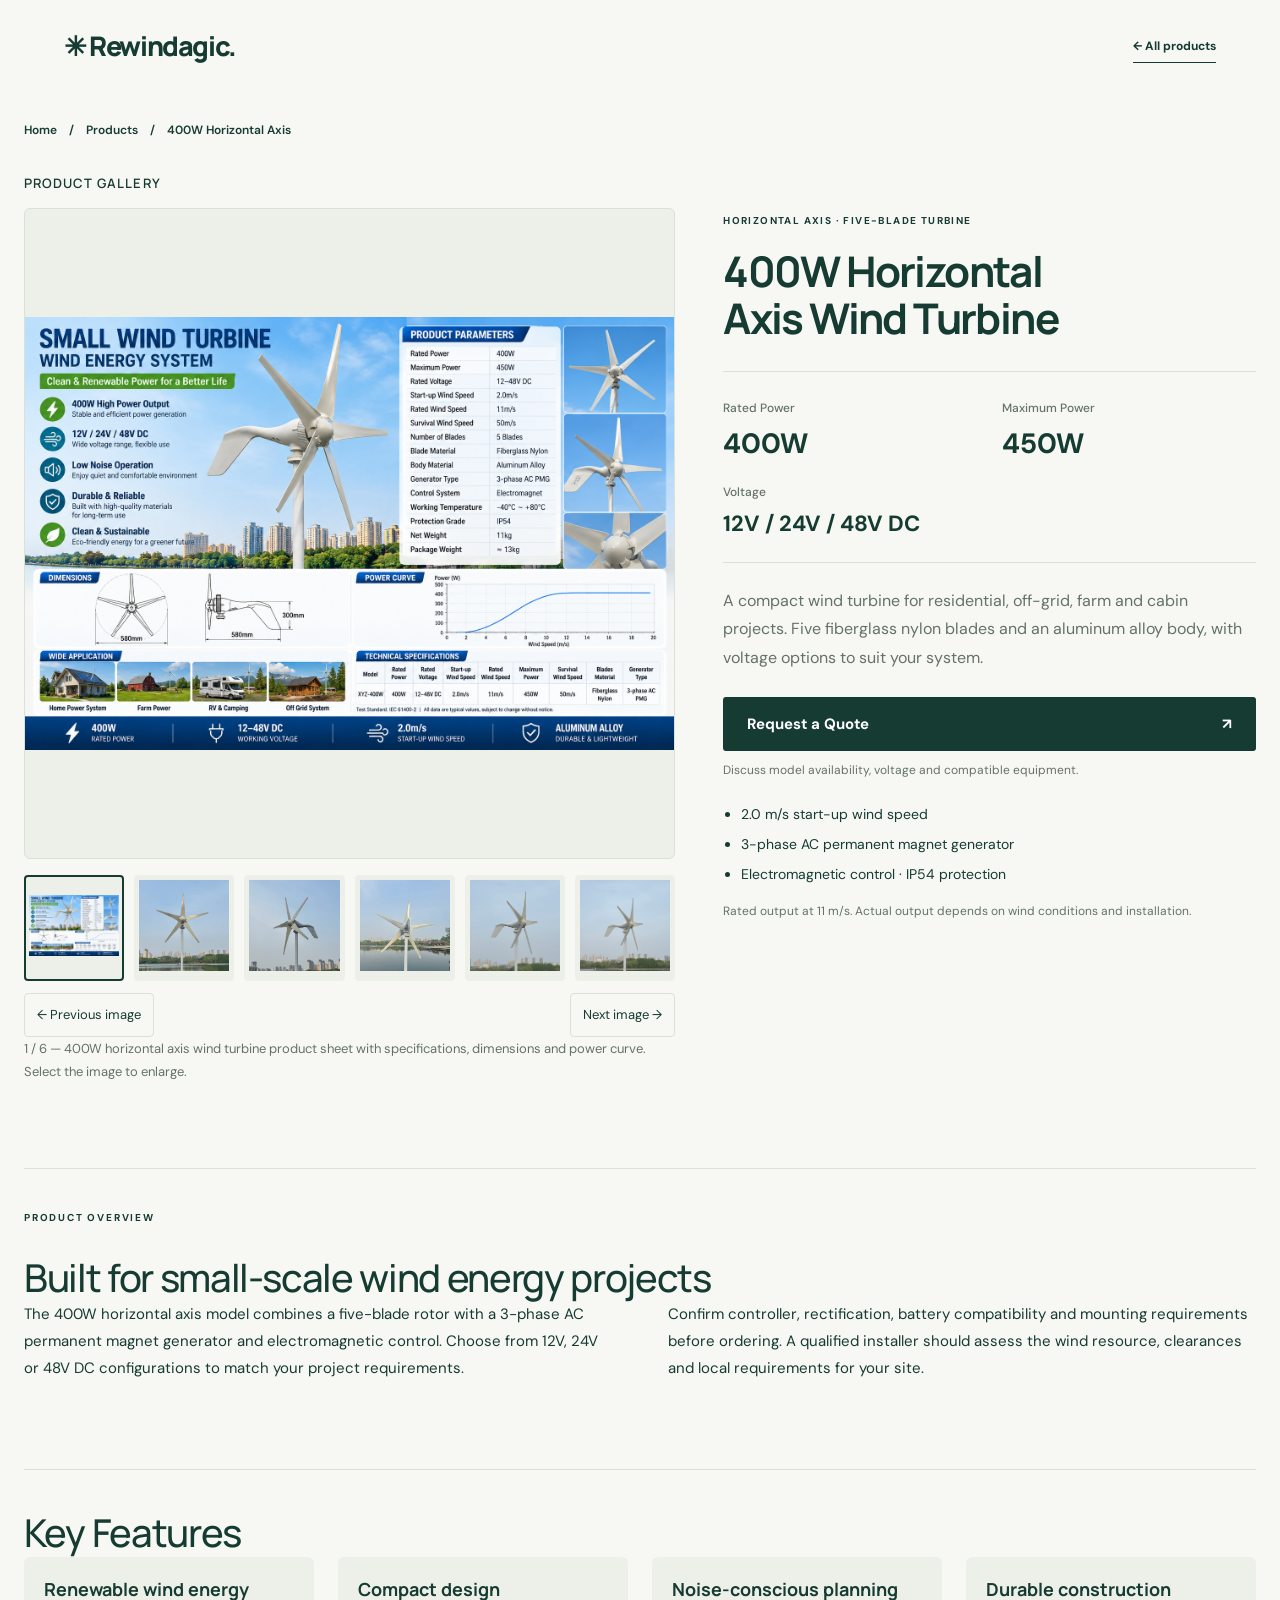
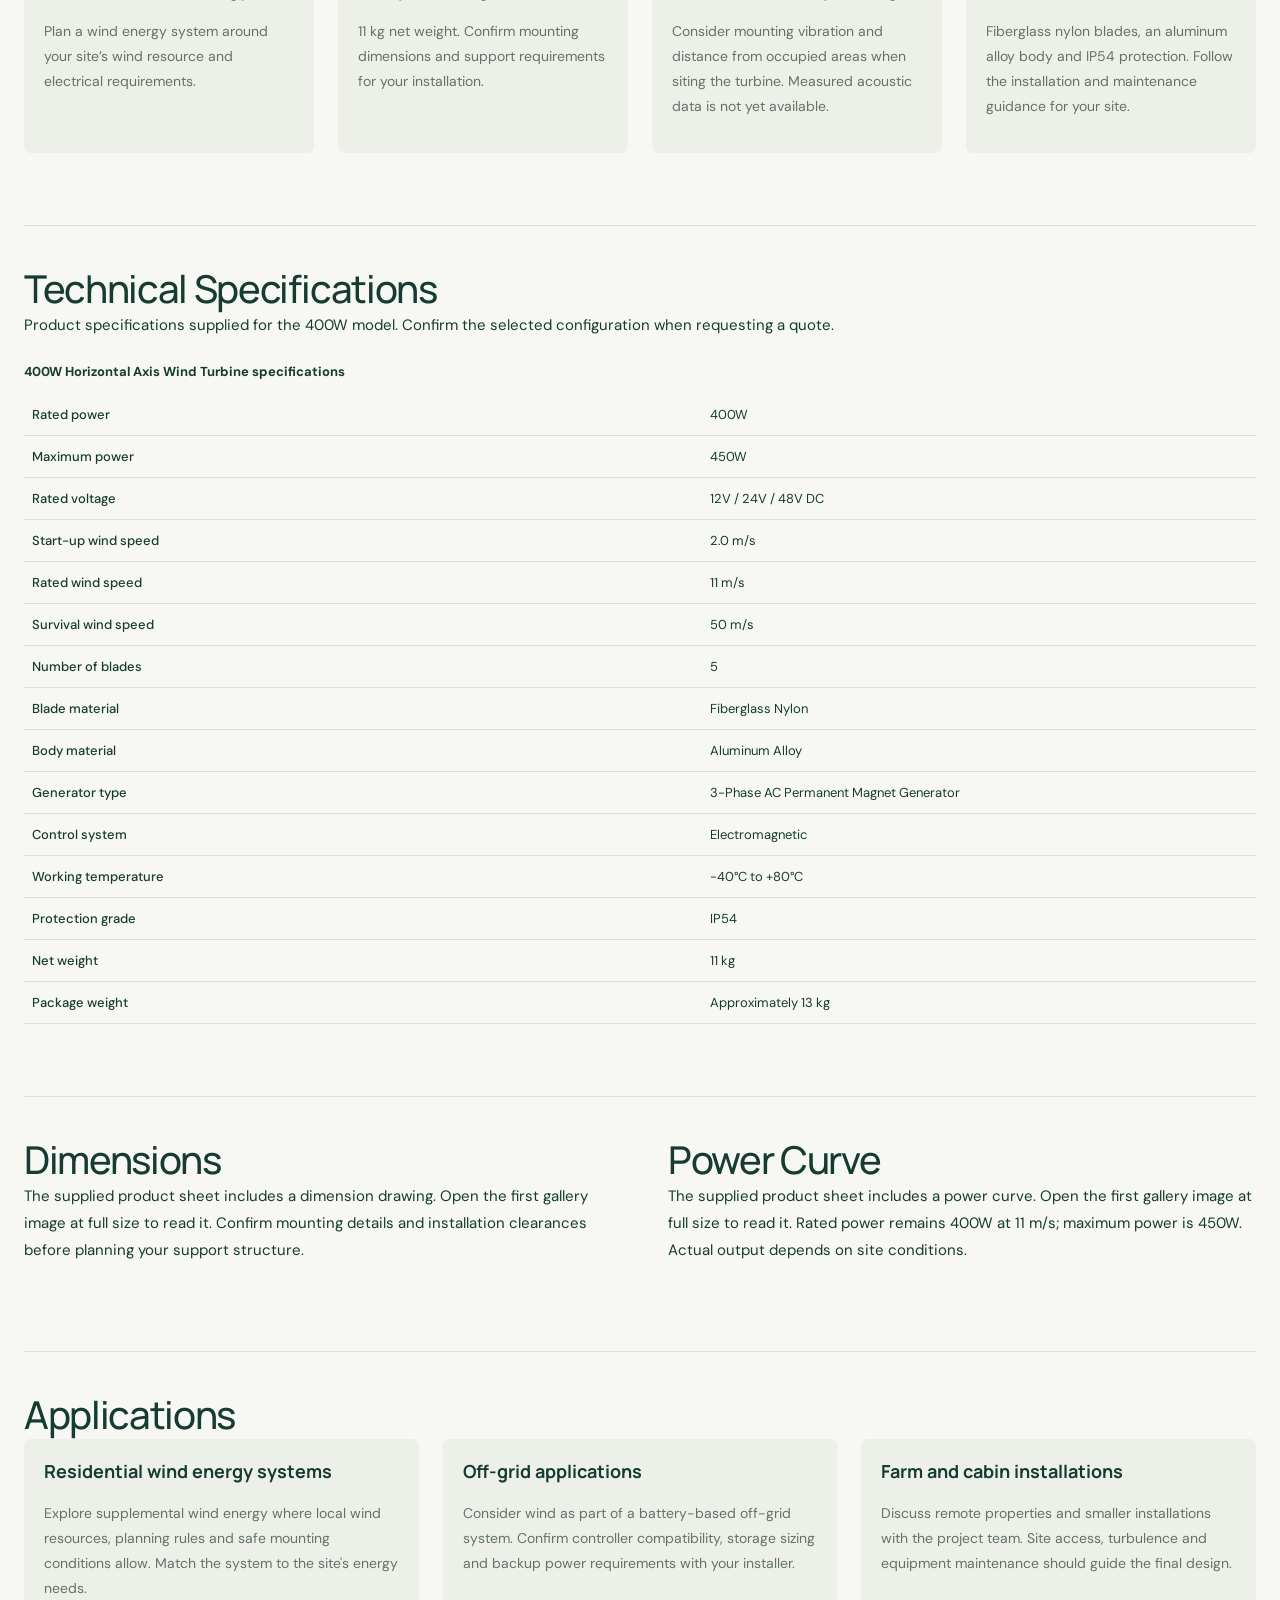
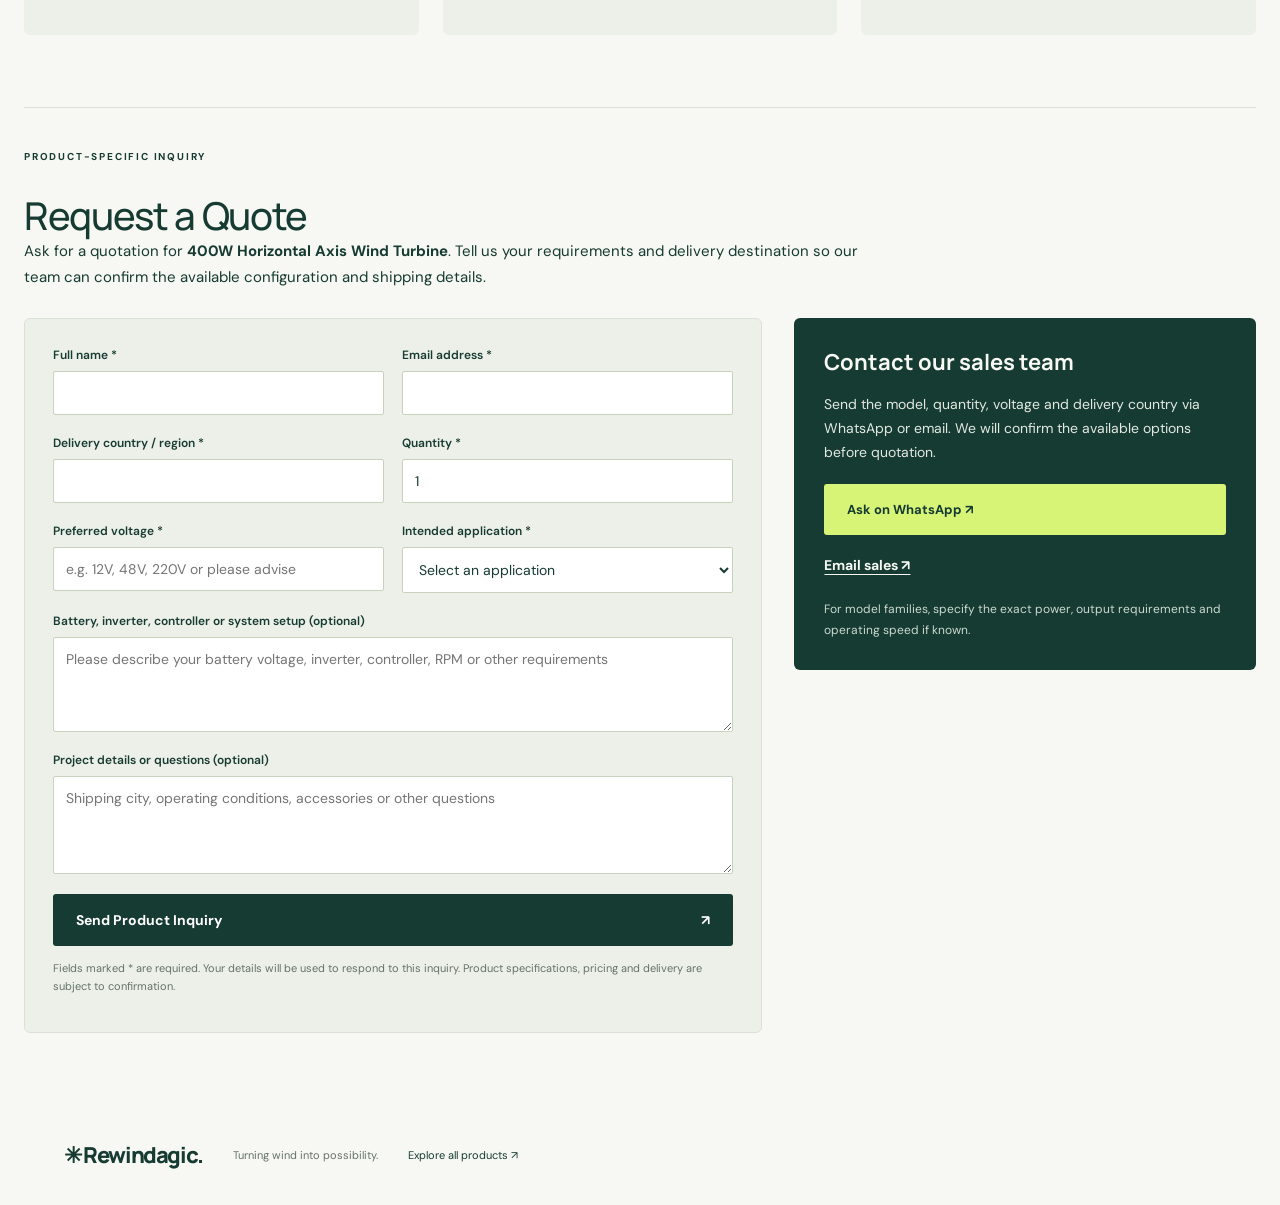
<file: 400w-horizontal-axis-wind-turbine.html>
<!DOCTYPE html>
<html lang="en">
<head>
<meta charset="UTF-8">
<meta name="viewport" content="width=device-width, initial-scale=1">
<title>400W Horizontal Axis Wind Turbine | Rewindagic</title>
<meta name="description" content="Explore the Rewindagic 400W horizontal axis wind turbine: 450W maximum power, 12V / 24V / 48V DC options and five blades. View specifications and request a quote.">
<meta property="og:type" content="website">
<meta property="og:title" content="400W Horizontal Axis Wind Turbine | Rewindagic">
<meta property="og:description" content="Compact wind energy for residential, off-grid, farm and cabin projects. 400W rated power, 450W maximum power. Explore specifications and request a quote.">
<meta name="twitter:card" content="summary">
<link rel="stylesheet" href="styles.css">
<link rel="stylesheet" href="product-detail.css">
<script src="products.js" defer></script>
<script src="image-viewer.js" defer></script>
<script src="turbine-detail.js" defer></script>
<script src="catalog-inquiry.js" defer></script>
<script type="application/ld+json">
{
  "@context": "https://schema.org",
  "@type": "Product",
  "name": "400W Horizontal Axis Wind Turbine",
  "description": "Compact five-blade horizontal axis wind turbine with 400W rated power, 450W maximum power and 12V / 24V / 48V DC voltage options.",
  "category": "Horizontal axis wind turbine",
  "additionalProperty": [
    {
      "@type": "PropertyValue",
      "name": "Rated power",
      "value": "400W"
    },
    {
      "@type": "PropertyValue",
      "name": "Maximum power",
      "value": "450W"
    },
    {
      "@type": "PropertyValue",
      "name": "Rated voltage",
      "value": "12V / 24V / 48V DC"
    }
  ]
}
</script>
</head>
<body class="turbine-page">
<header><a class="brand" href="index.html">✳ Rewindagic.</a><a class="text-link" href="index.html#products">← All products</a></header>
<main class="section turbine-detail">
<nav class="breadcrumbs" aria-label="Breadcrumb"><a href="index.html">Home</a><span aria-hidden="true">/</span><a href="index.html#products">Products</a><span aria-hidden="true">/</span><span>400W Horizontal Axis</span></nav>
<div class="turbine-hero">
<section id="gallery" aria-labelledby="gallery-heading">
<h2 id="gallery-heading">Product Gallery</h2>
<div id="product-gallery"><p class="asset-notice">View our product photographs or contact us for more information.</p></div>
</section>
<section class="turbine-intro" aria-labelledby="product-title">
<p class="eyebrow">HORIZONTAL AXIS · FIVE-BLADE TURBINE</p>
<h1 id="product-title">400W Horizontal Axis Wind Turbine</h1>
<dl class="turbine-highlights">
<div><dt>Rated Power</dt><dd>400W</dd></div>
<div><dt>Maximum Power</dt><dd>450W</dd></div>
<div class="voltage-highlight"><dt>Voltage</dt><dd>12V / 24V / 48V DC</dd></div>
</dl>
<p class="turbine-lead">A compact wind turbine for residential, off-grid, farm and cabin projects. Five fiberglass nylon blades and an aluminum alloy body, with voltage options to suit your system.</p>
<a class="button dark" href="#product-inquiry">Request a Quote <span aria-hidden="true">↗</span></a>
<p class="quote-note">Discuss model availability, voltage and compatible equipment.</p>
<ul class="turbine-summary"><li>2.0 m/s start-up wind speed</li><li>3-phase AC permanent magnet generator</li><li>Electromagnetic control · IP54 protection</li></ul>
<p class="operating-note">Rated output at 11 m/s. Actual output depends on wind conditions and installation.</p>
</section>
</div>
<section class="turbine-section overview-section" aria-labelledby="overview-heading">
<p class="eyebrow">PRODUCT OVERVIEW</p><h2 id="overview-heading">Built for small-scale wind energy projects</h2>
<div class="turbine-columns"><p>The 400W horizontal axis model combines a five-blade rotor with a 3-phase AC permanent magnet generator and electromagnetic control. Choose from 12V, 24V or 48V DC configurations to match your project requirements.</p>
<p>Confirm controller, rectification, battery compatibility and mounting requirements before ordering. A qualified installer should assess the wind resource, clearances and local requirements for your site.</p></div>
</section>
<section class="turbine-section" aria-labelledby="features-heading"><h2 id="features-heading">Key Features</h2><div class="feature-grid">
<article><h3>Renewable wind energy</h3><p>Plan a wind energy system around your site’s wind resource and electrical requirements.</p></article>
<article><h3>Compact design</h3><p>11 kg net weight. Confirm mounting dimensions and support requirements for your installation.</p></article>
<article><h3>Noise-conscious planning</h3><p>Consider mounting vibration and distance from occupied areas when siting the turbine. Measured acoustic data is not yet available.</p></article>
<article><h3>Durable construction</h3><p>Fiberglass nylon blades, an aluminum alloy body and IP54 protection. Follow the installation and maintenance guidance for your site.</p></article>
</div></section>
<section class="turbine-section" aria-labelledby="spec-heading"><h2 id="spec-heading">Technical Specifications</h2><p>Product specifications supplied for the 400W model. Confirm the selected configuration when requesting a quote.</p>
<table class="spec-table"><caption>400W Horizontal Axis Wind Turbine specifications</caption><tbody>
<tr><th scope="row">Rated power</th><td>400W</td></tr>
<tr><th scope="row">Maximum power</th><td>450W</td></tr>
<tr><th scope="row">Rated voltage</th><td>12V / 24V / 48V DC</td></tr>
<tr><th scope="row">Start-up wind speed</th><td>2.0 m/s</td></tr>
<tr><th scope="row">Rated wind speed</th><td>11 m/s</td></tr>
<tr><th scope="row">Survival wind speed</th><td>50 m/s</td></tr>
<tr><th scope="row">Number of blades</th><td>5</td></tr>
<tr><th scope="row">Blade material</th><td>Fiberglass Nylon</td></tr>
<tr><th scope="row">Body material</th><td>Aluminum Alloy</td></tr>
<tr><th scope="row">Generator type</th><td>3-Phase AC Permanent Magnet Generator</td></tr>
<tr><th scope="row">Control system</th><td>Electromagnetic</td></tr>
<tr><th scope="row">Working temperature</th><td>-40°C to +80°C</td></tr>
<tr><th scope="row">Protection grade</th><td>IP54</td></tr>
<tr><th scope="row">Net weight</th><td>11 kg</td></tr>
<tr><th scope="row">Package weight</th><td>Approximately 13 kg</td></tr>
</tbody></table></section>
<div class="turbine-columns turbine-section">
<section aria-labelledby="dimensions-heading"><h2 id="dimensions-heading">Dimensions</h2><p>The supplied product sheet includes a dimension drawing. Open the first gallery image at full size to read it. Confirm mounting details and installation clearances before planning your support structure.</p></section>
<section aria-labelledby="curve-heading"><h2 id="curve-heading">Power Curve</h2><p>The supplied product sheet includes a power curve. Open the first gallery image at full size to read it. Rated power remains 400W at 11 m/s; maximum power is 450W. Actual output depends on site conditions.</p></section>
</div>
<section class="turbine-section" aria-labelledby="applications-heading"><h2 id="applications-heading">Applications</h2><div class="feature-grid">
<article><h3>Residential wind energy systems</h3><p>Explore supplemental wind energy where local wind resources, planning rules and safe mounting conditions allow. Match the system to the site's energy needs.</p></article>
<article><h3>Off-grid applications</h3><p>Consider wind as part of a battery-based off-grid system. Confirm controller compatibility, storage sizing and backup power requirements with your installer.</p></article>
<article><h3>Farm and cabin installations</h3><p>Discuss remote properties and smaller installations with the project team. Site access, turbulence and equipment maintenance should guide the final design.</p></article>
</div></section>
<section class="turbine-section catalog-quote-section" id="product-inquiry" aria-labelledby="catalog-quote-heading">
<p class="eyebrow">PRODUCT-SPECIFIC INQUIRY</p>
<h2 id="catalog-quote-heading">Request a Quote</h2>
<p>Ask for a quotation for <strong id="catalog-quote-product">400W Horizontal Axis Wind Turbine</strong>. Tell us your requirements and delivery destination so our team can confirm the available configuration and shipping details.</p>
<div class="catalog-quote-layout">
<form class="catalog-quote-form" id="catalog-inquiry-form" name="catalog-product-inquiry" method="POST" action="/thank-you.html" data-netlify="true" netlify-honeypot="bot-field">
<input type="hidden" name="form-name" value="catalog-product-inquiry">
<input type="hidden" name="product" id="catalog-form-product" value="400W Horizontal Axis Wind Turbine">
<input type="hidden" name="product-id" id="catalog-form-product-id" value="horizontal-400">
<p class="honeypot" aria-hidden="true"><label>Leave this field empty<input name="bot-field" tabindex="-1" autocomplete="off"></label></p>
<div class="catalog-form-grid">
<div><label for="catalog-name">Full name <span aria-hidden="true">*</span></label><input id="catalog-name" name="name" autocomplete="name" maxlength="120" required></div>
<div><label for="catalog-email">Email address <span aria-hidden="true">*</span></label><input id="catalog-email" name="email" type="email" autocomplete="email" maxlength="254" required></div>
<div><label for="catalog-country">Delivery country / region <span aria-hidden="true">*</span></label><input id="catalog-country" name="country" autocomplete="country-name" maxlength="100" required></div>
<div><label for="catalog-quantity">Quantity <span aria-hidden="true">*</span></label><input id="catalog-quantity" name="quantity" type="number" min="1" max="10000" step="1" value="1" required></div>
<div><label for="catalog-voltage">Preferred voltage <span aria-hidden="true">*</span></label><input id="catalog-voltage" name="preferred-voltage" placeholder="e.g. 12V, 48V, 220V or please advise" maxlength="80" required></div>
<div><label for="catalog-application">Intended application <span aria-hidden="true">*</span></label><select id="catalog-application" name="application" required>
<option value="">Select an application</option><option>Off-grid home / cabin</option><option>Farm / rural property</option><option>Wind-solar hybrid system</option><option>Generator / equipment integration</option><option>Other / not sure yet</option>
</select></div>
</div>
<label for="catalog-setup">Battery, inverter, controller or system setup (optional)</label><textarea id="catalog-setup" name="system-setup" rows="3" maxlength="1500" placeholder="Please describe your battery voltage, inverter, controller, RPM or other requirements"></textarea>
<label for="catalog-message">Project details or questions (optional)</label><textarea id="catalog-message" name="message" rows="4" maxlength="3000" placeholder="Shipping city, operating conditions, accessories or other questions"></textarea>
<button class="button dark catalog-submit" type="submit">Send Product Inquiry <span aria-hidden="true">↗</span></button>
<p class="form-note">Fields marked * are required. Your details will be used to respond to this inquiry. Product specifications, pricing and delivery are subject to confirmation.</p>
<p id="catalog-form-status" role="status" aria-live="polite"></p>
</form>
<aside class="catalog-contact-aside" aria-label="Other ways to contact sales">
<h3>Contact our sales team</h3>
<p>Send the model, quantity, voltage and delivery country via WhatsApp or email. We will confirm the available options before quotation.</p>
<a class="button lime catalog-whatsapp-link" href="https://wa.me/8619825532553" target="_blank" rel="noopener noreferrer">Ask on WhatsApp ↗</a>
<a class="catalog-email-link" href="mailto:1683750532@qq.com">Email sales ↗</a>
<p class="catalog-sales-note">For model families, specify the exact power, output requirements and operating speed if known.</p>
</aside>
</div>
</section>
</main>
<footer><a class="brand" href="index.html">✳ Rewindagic.</a><span>Turning wind into possibility.</span><a href="index.html#products">Explore all products ↗</a></footer>
<dialog class="image-viewer" id="image-lightbox" aria-labelledby="lightbox-caption"><button class="lightbox-close" type="button" aria-label="Close enlarged image">✕</button><div class="viewer-toolbar"><button class="viewer-zoom" type="button" aria-pressed="false">View at full size</button><a class="viewer-original" target="_blank" rel="noopener">Open original image ↗</a></div><div class="lightbox-viewport"><img id="lightbox-image" class="viewer-image" alt=""></div><p id="lightbox-caption" class="viewer-caption"></p></dialog>
</body>
</html>
</file>
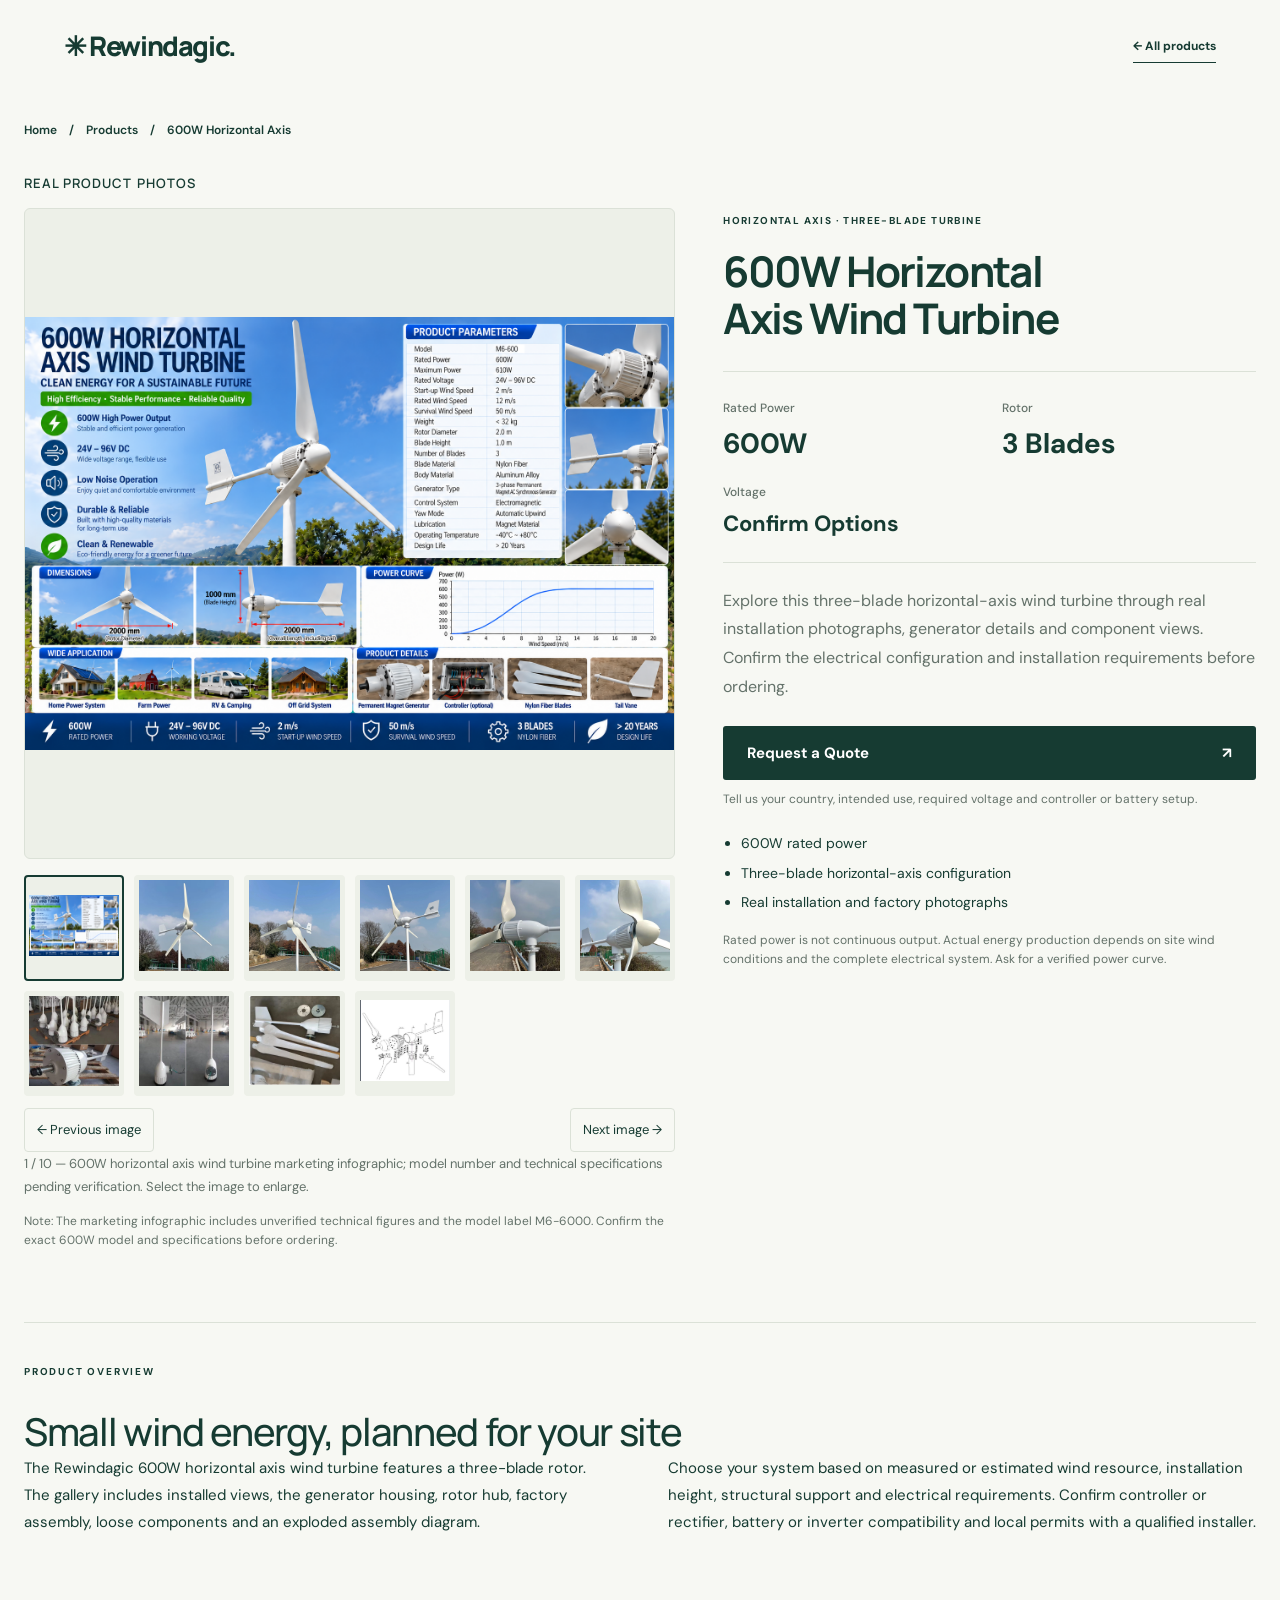
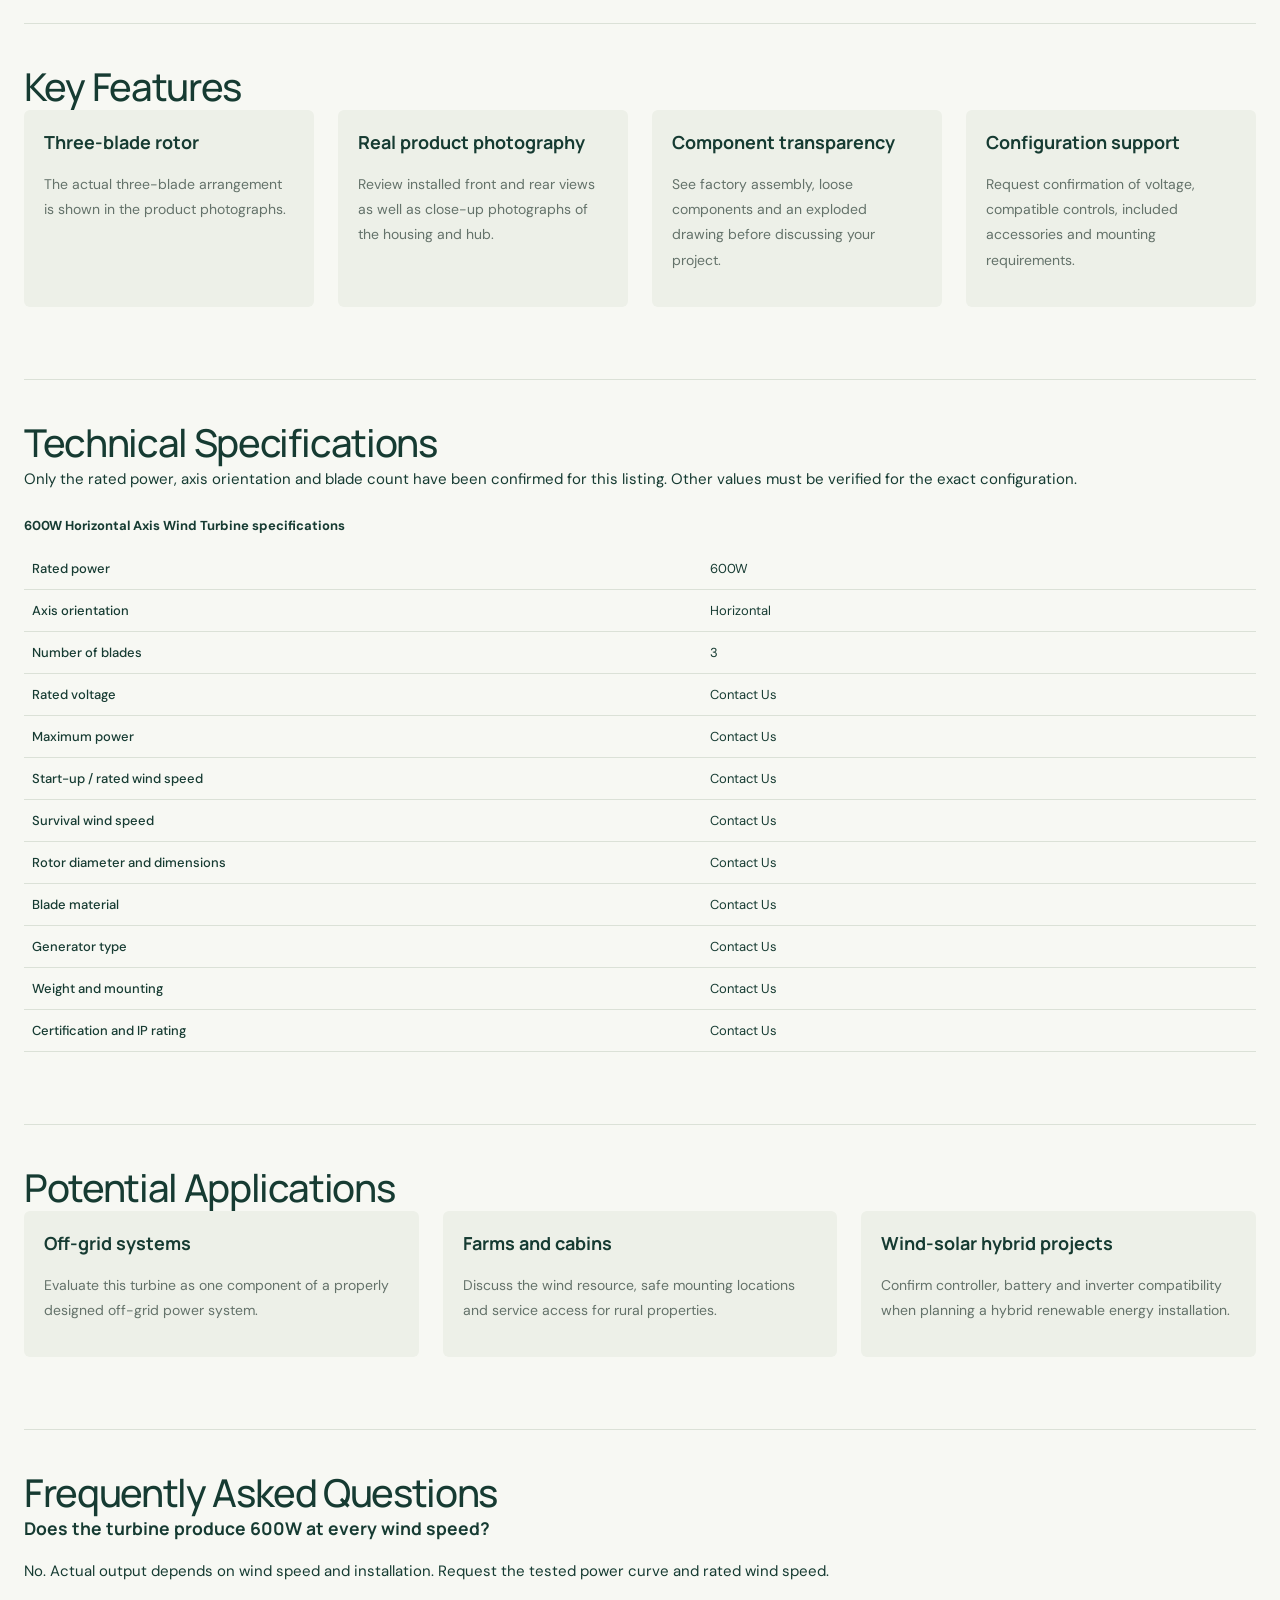
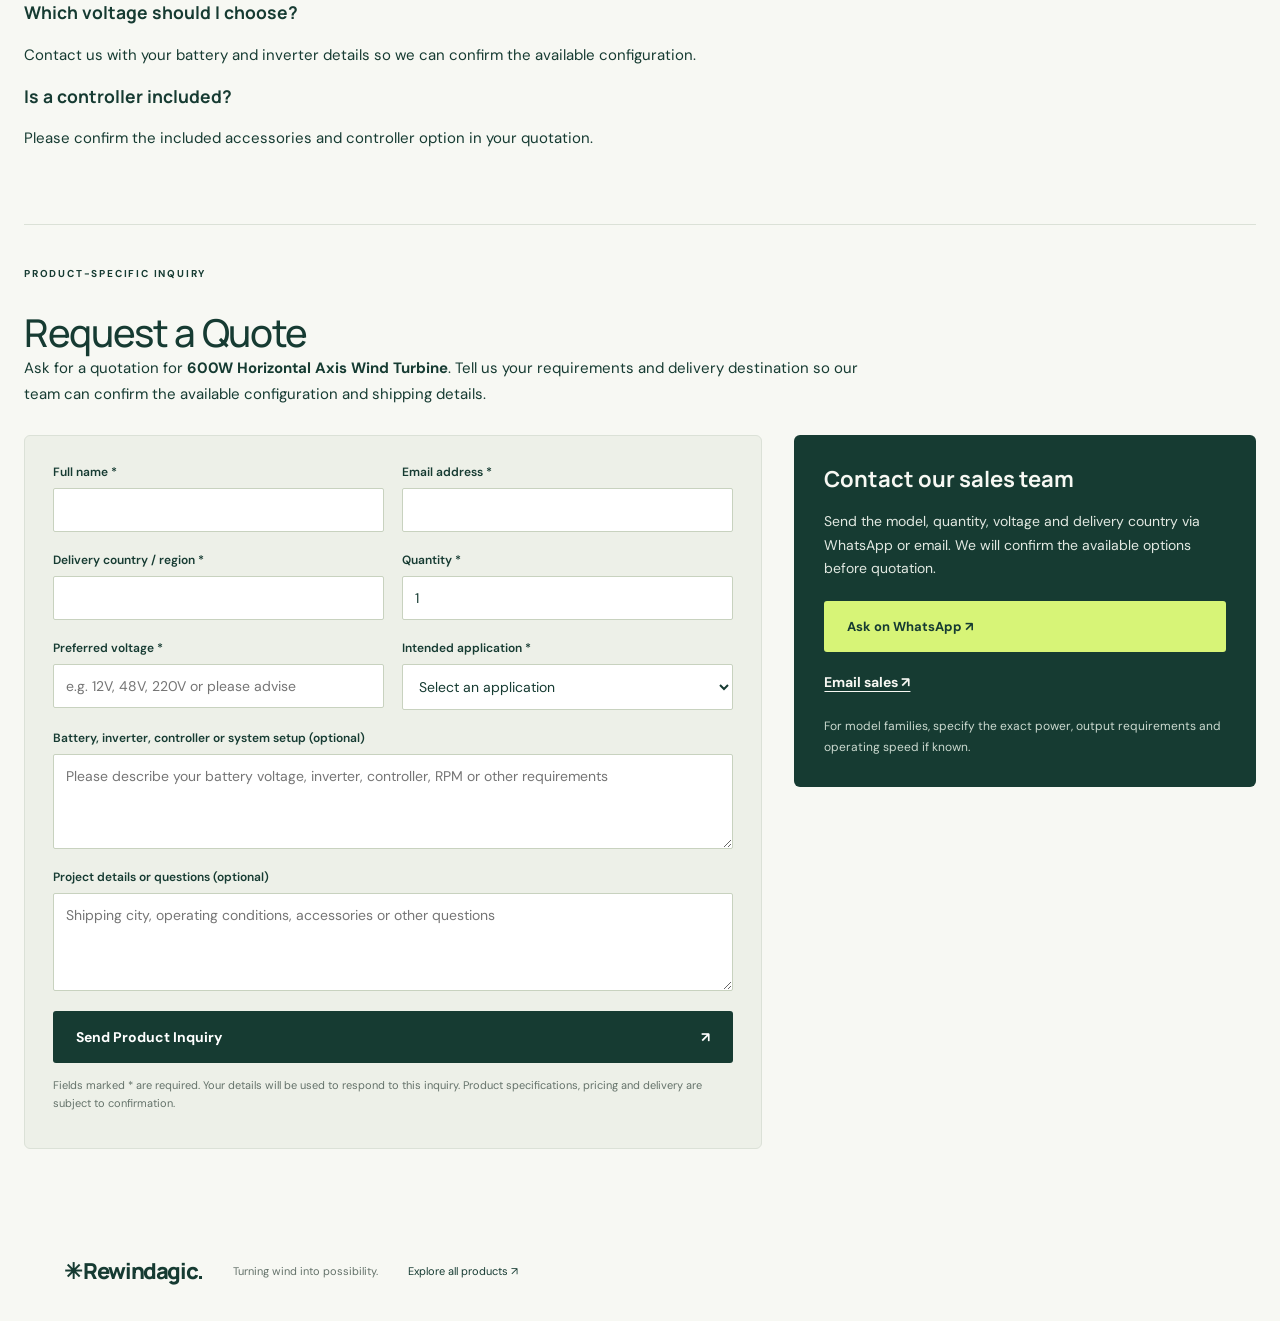
<file: 600w-horizontal-axis-wind-turbine.html>
<!DOCTYPE html>
<html lang="en">
<head>
<meta charset="UTF-8">
<meta name="viewport" content="width=device-width, initial-scale=1">
<title>600W Horizontal Axis Wind Turbine | 3-Blade | Rewindagic</title>
<meta name="description" content="Explore Rewindagic's 600W three-blade horizontal axis wind turbine. View real product photos, assembly details and components. Request verified specifications and a quote.">
<link rel="canonical" href="https://rewindagic-wind-energy.netlify.app/600w-horizontal-axis-wind-turbine.html">
<meta property="og:type" content="product">
<meta property="og:title" content="600W Horizontal Axis Wind Turbine | Rewindagic">
<meta property="og:description" content="View real photographs of a three-blade 600W horizontal axis wind turbine. Ask about available voltage, compatible controllers and installation requirements.">
<meta property="og:image" content="https://rewindagic-wind-energy.netlify.app/assets/products/600w-horizontal-10-specification-infographic.png">
<meta name="twitter:card" content="summary_large_image">
<link rel="stylesheet" href="styles.css">
<link rel="stylesheet" href="product-detail.css">
<script src="products.js" defer></script>
<script src="image-viewer.js" defer></script>
<script src="600w-turbine-detail.js" defer></script>
<script src="catalog-inquiry.js" defer></script>
<script type="application/ld+json">
{
  "@context": "https://schema.org",
  "@type": "Product",
  "name": "600W Horizontal Axis Wind Turbine",
  "description": "Three-blade horizontal axis wind turbine with a 600W rated power. Voltage options and other specifications require confirmation.",
  "category": "Horizontal axis wind turbine",
  "image": "https://rewindagic-wind-energy.netlify.app/assets/products/600w-horizontal-10-specification-infographic.png",
  "additionalProperty": [
    {"@type": "PropertyValue", "name": "Rated power", "value": "600W"},
    {"@type": "PropertyValue", "name": "Axis orientation", "value": "Horizontal"},
    {"@type": "PropertyValue", "name": "Number of blades", "value": "3"}
  ]
}
</script>
</head>
<body class="turbine-page">
<header><a class="brand" href="index.html">✳ Rewindagic.</a><a class="text-link" href="index.html#products">← All products</a></header>
<main class="section turbine-detail">
<nav class="breadcrumbs" aria-label="Breadcrumb"><a href="index.html">Home</a><span aria-hidden="true">/</span><a href="index.html#products">Products</a><span aria-hidden="true">/</span><span>600W Horizontal Axis</span></nav>
<div class="turbine-hero">
<section id="gallery" aria-labelledby="gallery-heading">
<h2 id="gallery-heading">Real Product Photos</h2>
<div id="product-gallery"><p class="asset-notice">Product images are being prepared. Contact us for original photographs.</p></div>
<p class="operating-note">Note: The marketing infographic includes unverified technical figures and the model label M6-6000. Confirm the exact 600W model and specifications before ordering.</p>
</section>
<section class="turbine-intro" aria-labelledby="product-title">
<p class="eyebrow">HORIZONTAL AXIS · THREE-BLADE TURBINE</p>
<h1 id="product-title">600W Horizontal Axis Wind Turbine</h1>
<dl class="turbine-highlights">
<div><dt>Rated Power</dt><dd>600W</dd></div>
<div><dt>Rotor</dt><dd>3 Blades</dd></div>
<div class="voltage-highlight"><dt>Voltage</dt><dd>Confirm Options</dd></div>
</dl>
<p class="turbine-lead">Explore this three-blade horizontal-axis wind turbine through real installation photographs, generator details and component views. Confirm the electrical configuration and installation requirements before ordering.</p>
<a class="button dark" href="#product-inquiry">Request a Quote <span aria-hidden="true">↗</span></a>
<p class="quote-note">Tell us your country, intended use, required voltage and controller or battery setup.</p>
<ul class="turbine-summary"><li>600W rated power</li><li>Three-blade horizontal-axis configuration</li><li>Real installation and factory photographs</li></ul>
<p class="operating-note">Rated power is not continuous output. Actual energy production depends on site wind conditions and the complete electrical system. Ask for a verified power curve.</p>
</section>
</div>
<section class="turbine-section overview-section" aria-labelledby="overview-heading">
<p class="eyebrow">PRODUCT OVERVIEW</p><h2 id="overview-heading">Small wind energy, planned for your site</h2>
<div class="turbine-columns"><p>The Rewindagic 600W horizontal axis wind turbine features a three-blade rotor. The gallery includes installed views, the generator housing, rotor hub, factory assembly, loose components and an exploded assembly diagram.</p>
<p>Choose your system based on measured or estimated wind resource, installation height, structural support and electrical requirements. Confirm controller or rectifier, battery or inverter compatibility and local permits with a qualified installer.</p></div>
</section>
<section class="turbine-section" aria-labelledby="features-heading"><h2 id="features-heading">Key Features</h2><div class="feature-grid">
<article><h3>Three-blade rotor</h3><p>The actual three-blade arrangement is shown in the product photographs.</p></article>
<article><h3>Real product photography</h3><p>Review installed front and rear views as well as close-up photographs of the housing and hub.</p></article>
<article><h3>Component transparency</h3><p>See factory assembly, loose components and an exploded drawing before discussing your project.</p></article>
<article><h3>Configuration support</h3><p>Request confirmation of voltage, compatible controls, included accessories and mounting requirements.</p></article>
</div></section>
<section class="turbine-section" aria-labelledby="spec-heading"><h2 id="spec-heading">Technical Specifications</h2>
<p>Only the rated power, axis orientation and blade count have been confirmed for this listing. Other values must be verified for the exact configuration.</p>
<table class="spec-table"><caption>600W Horizontal Axis Wind Turbine specifications</caption><tbody>
<tr><th scope="row">Rated power</th><td>600W</td></tr>
<tr><th scope="row">Axis orientation</th><td>Horizontal</td></tr>
<tr><th scope="row">Number of blades</th><td>3</td></tr>
<tr><th scope="row">Rated voltage</th><td>Contact Us</td></tr>
<tr><th scope="row">Maximum power</th><td>Contact Us</td></tr>
<tr><th scope="row">Start-up / rated wind speed</th><td>Contact Us</td></tr>
<tr><th scope="row">Survival wind speed</th><td>Contact Us</td></tr>
<tr><th scope="row">Rotor diameter and dimensions</th><td>Contact Us</td></tr>
<tr><th scope="row">Blade material</th><td>Contact Us</td></tr>
<tr><th scope="row">Generator type</th><td>Contact Us</td></tr>
<tr><th scope="row">Weight and mounting</th><td>Contact Us</td></tr>
<tr><th scope="row">Certification and IP rating</th><td>Contact Us</td></tr>
</tbody></table></section>
<section class="turbine-section" aria-labelledby="applications-heading"><h2 id="applications-heading">Potential Applications</h2><div class="feature-grid">
<article><h3>Off-grid systems</h3><p>Evaluate this turbine as one component of a properly designed off-grid power system.</p></article>
<article><h3>Farms and cabins</h3><p>Discuss the wind resource, safe mounting locations and service access for rural properties.</p></article>
<article><h3>Wind-solar hybrid projects</h3><p>Confirm controller, battery and inverter compatibility when planning a hybrid renewable energy installation.</p></article>
</div></section>
<section class="turbine-section" aria-labelledby="faq-heading"><h2 id="faq-heading">Frequently Asked Questions</h2>
<h3>Does the turbine produce 600W at every wind speed?</h3><p>No. Actual output depends on wind speed and installation. Request the tested power curve and rated wind speed.</p>
<h3>Which voltage should I choose?</h3><p>Contact us with your battery and inverter details so we can confirm the available configuration.</p>
<h3>Is a controller included?</h3><p>Please confirm the included accessories and controller option in your quotation.</p>
</section>
<section class="turbine-section catalog-quote-section" id="product-inquiry" aria-labelledby="catalog-quote-heading">
<p class="eyebrow">PRODUCT-SPECIFIC INQUIRY</p>
<h2 id="catalog-quote-heading">Request a Quote</h2>
<p>Ask for a quotation for <strong id="catalog-quote-product">600W Horizontal Axis Wind Turbine</strong>. Tell us your requirements and delivery destination so our team can confirm the available configuration and shipping details.</p>
<div class="catalog-quote-layout">
<form class="catalog-quote-form" id="catalog-inquiry-form" name="catalog-product-inquiry" method="POST" action="/thank-you.html" data-netlify="true" netlify-honeypot="bot-field">
<input type="hidden" name="form-name" value="catalog-product-inquiry">
<input type="hidden" name="product" id="catalog-form-product" value="600W Horizontal Axis Wind Turbine">
<input type="hidden" name="product-id" id="catalog-form-product-id" value="horizontal-600">
<p class="honeypot" aria-hidden="true"><label>Leave this field empty<input name="bot-field" tabindex="-1" autocomplete="off"></label></p>
<div class="catalog-form-grid">
<div><label for="catalog-name">Full name <span aria-hidden="true">*</span></label><input id="catalog-name" name="name" autocomplete="name" maxlength="120" required></div>
<div><label for="catalog-email">Email address <span aria-hidden="true">*</span></label><input id="catalog-email" name="email" type="email" autocomplete="email" maxlength="254" required></div>
<div><label for="catalog-country">Delivery country / region <span aria-hidden="true">*</span></label><input id="catalog-country" name="country" autocomplete="country-name" maxlength="100" required></div>
<div><label for="catalog-quantity">Quantity <span aria-hidden="true">*</span></label><input id="catalog-quantity" name="quantity" type="number" min="1" max="10000" step="1" value="1" required></div>
<div><label for="catalog-voltage">Preferred voltage <span aria-hidden="true">*</span></label><input id="catalog-voltage" name="preferred-voltage" placeholder="e.g. 12V, 48V, 220V or please advise" maxlength="80" required></div>
<div><label for="catalog-application">Intended application <span aria-hidden="true">*</span></label><select id="catalog-application" name="application" required>
<option value="">Select an application</option><option>Off-grid home / cabin</option><option>Farm / rural property</option><option>Wind-solar hybrid system</option><option>Generator / equipment integration</option><option>Other / not sure yet</option>
</select></div>
</div>
<label for="catalog-setup">Battery, inverter, controller or system setup (optional)</label><textarea id="catalog-setup" name="system-setup" rows="3" maxlength="1500" placeholder="Please describe your battery voltage, inverter, controller, RPM or other requirements"></textarea>
<label for="catalog-message">Project details or questions (optional)</label><textarea id="catalog-message" name="message" rows="4" maxlength="3000" placeholder="Shipping city, operating conditions, accessories or other questions"></textarea>
<button class="button dark catalog-submit" type="submit">Send Product Inquiry <span aria-hidden="true">↗</span></button>
<p class="form-note">Fields marked * are required. Your details will be used to respond to this inquiry. Product specifications, pricing and delivery are subject to confirmation.</p>
<p id="catalog-form-status" role="status" aria-live="polite"></p>
</form>
<aside class="catalog-contact-aside" aria-label="Other ways to contact sales">
<h3>Contact our sales team</h3>
<p>Send the model, quantity, voltage and delivery country via WhatsApp or email. We will confirm the available options before quotation.</p>
<a class="button lime catalog-whatsapp-link" href="https://wa.me/8619825532553" target="_blank" rel="noopener noreferrer">Ask on WhatsApp ↗</a>
<a class="catalog-email-link" href="mailto:1683750532@qq.com">Email sales ↗</a>
<p class="catalog-sales-note">For model families, specify the exact power, output requirements and operating speed if known.</p>
</aside>
</div>
</section>
</main>
<footer><a class="brand" href="index.html">✳ Rewindagic.</a><span>Turning wind into possibility.</span><a href="index.html#products">Explore all products ↗</a></footer>
<dialog class="image-viewer" id="image-lightbox" aria-labelledby="lightbox-caption"><button class="lightbox-close" type="button" aria-label="Close enlarged image">✕</button><div class="viewer-toolbar"><button class="viewer-zoom" type="button" aria-pressed="false">View at full size</button><a class="viewer-original" target="_blank" rel="noopener">Open original image ↗</a></div><div class="lightbox-viewport"><img id="lightbox-image" class="viewer-image" alt=""></div><p id="lightbox-caption" class="viewer-caption"></p></dialog>
</body>
</html>
</file>
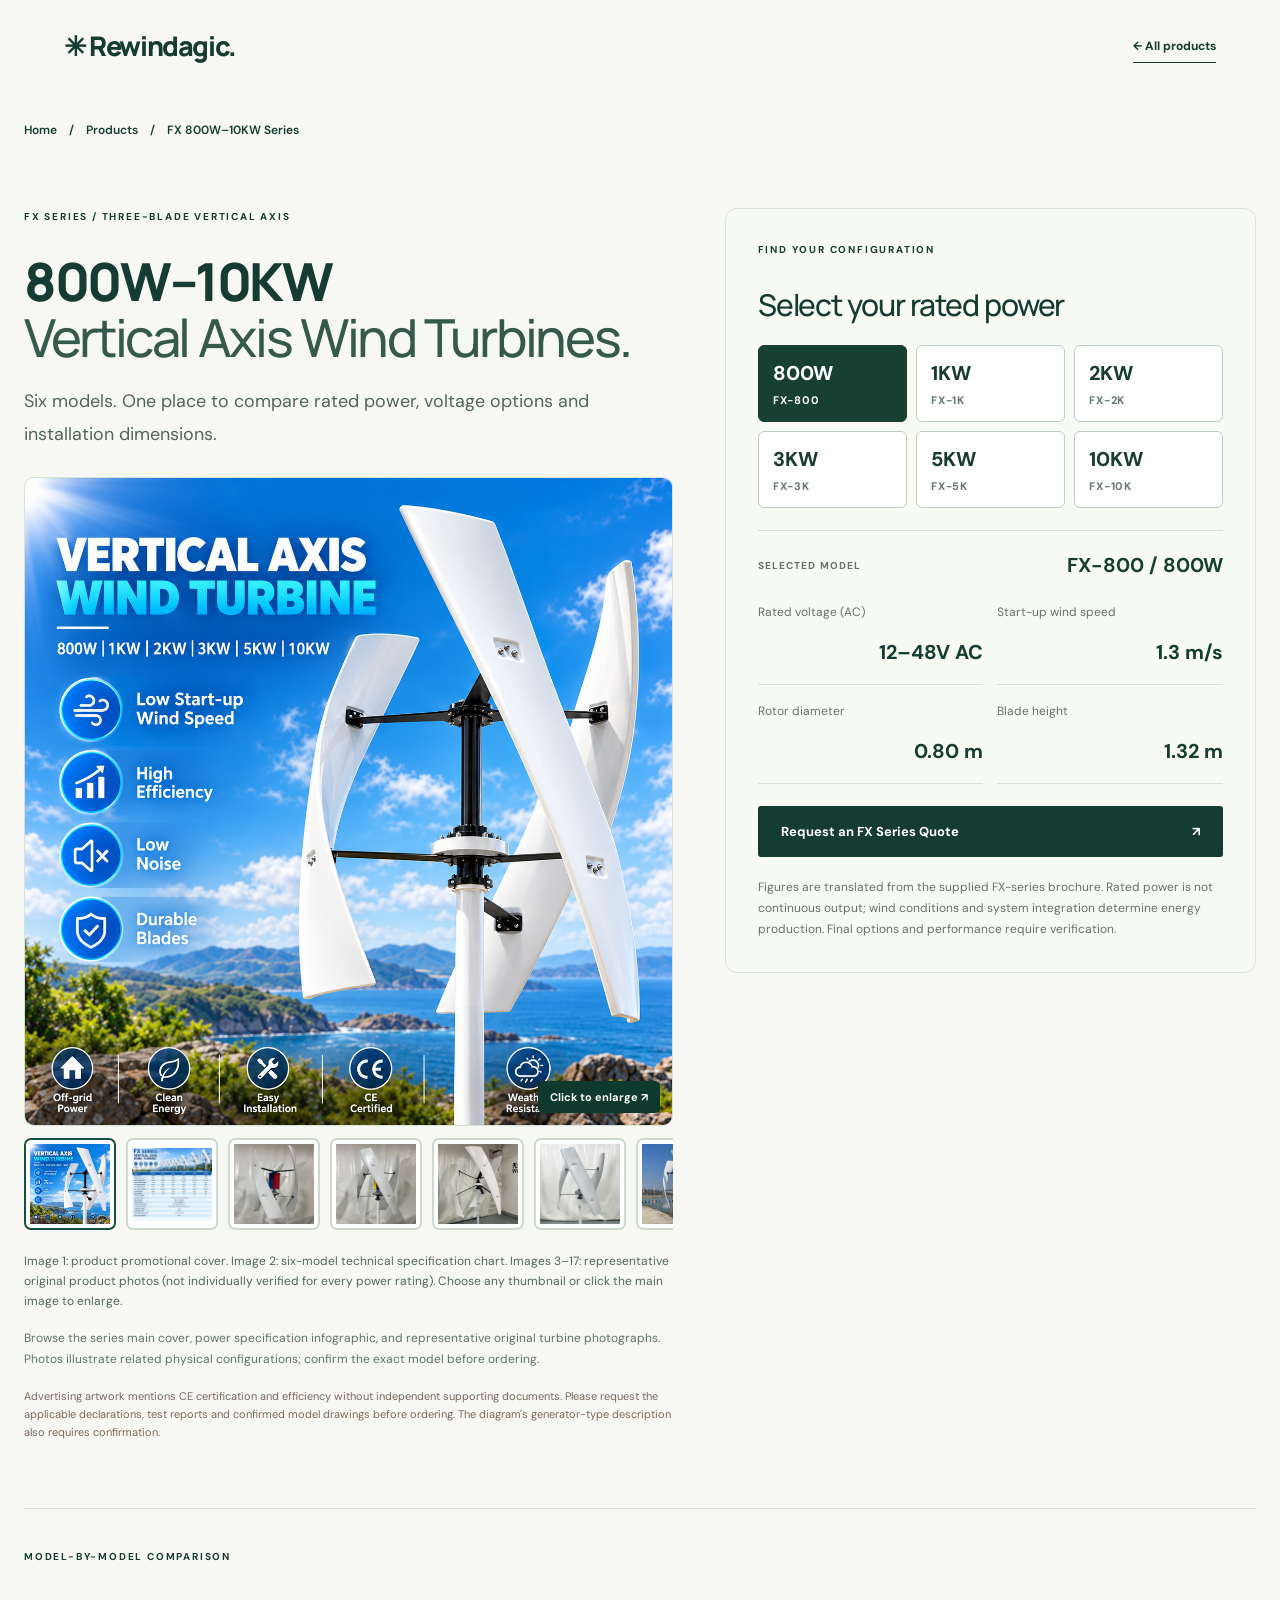
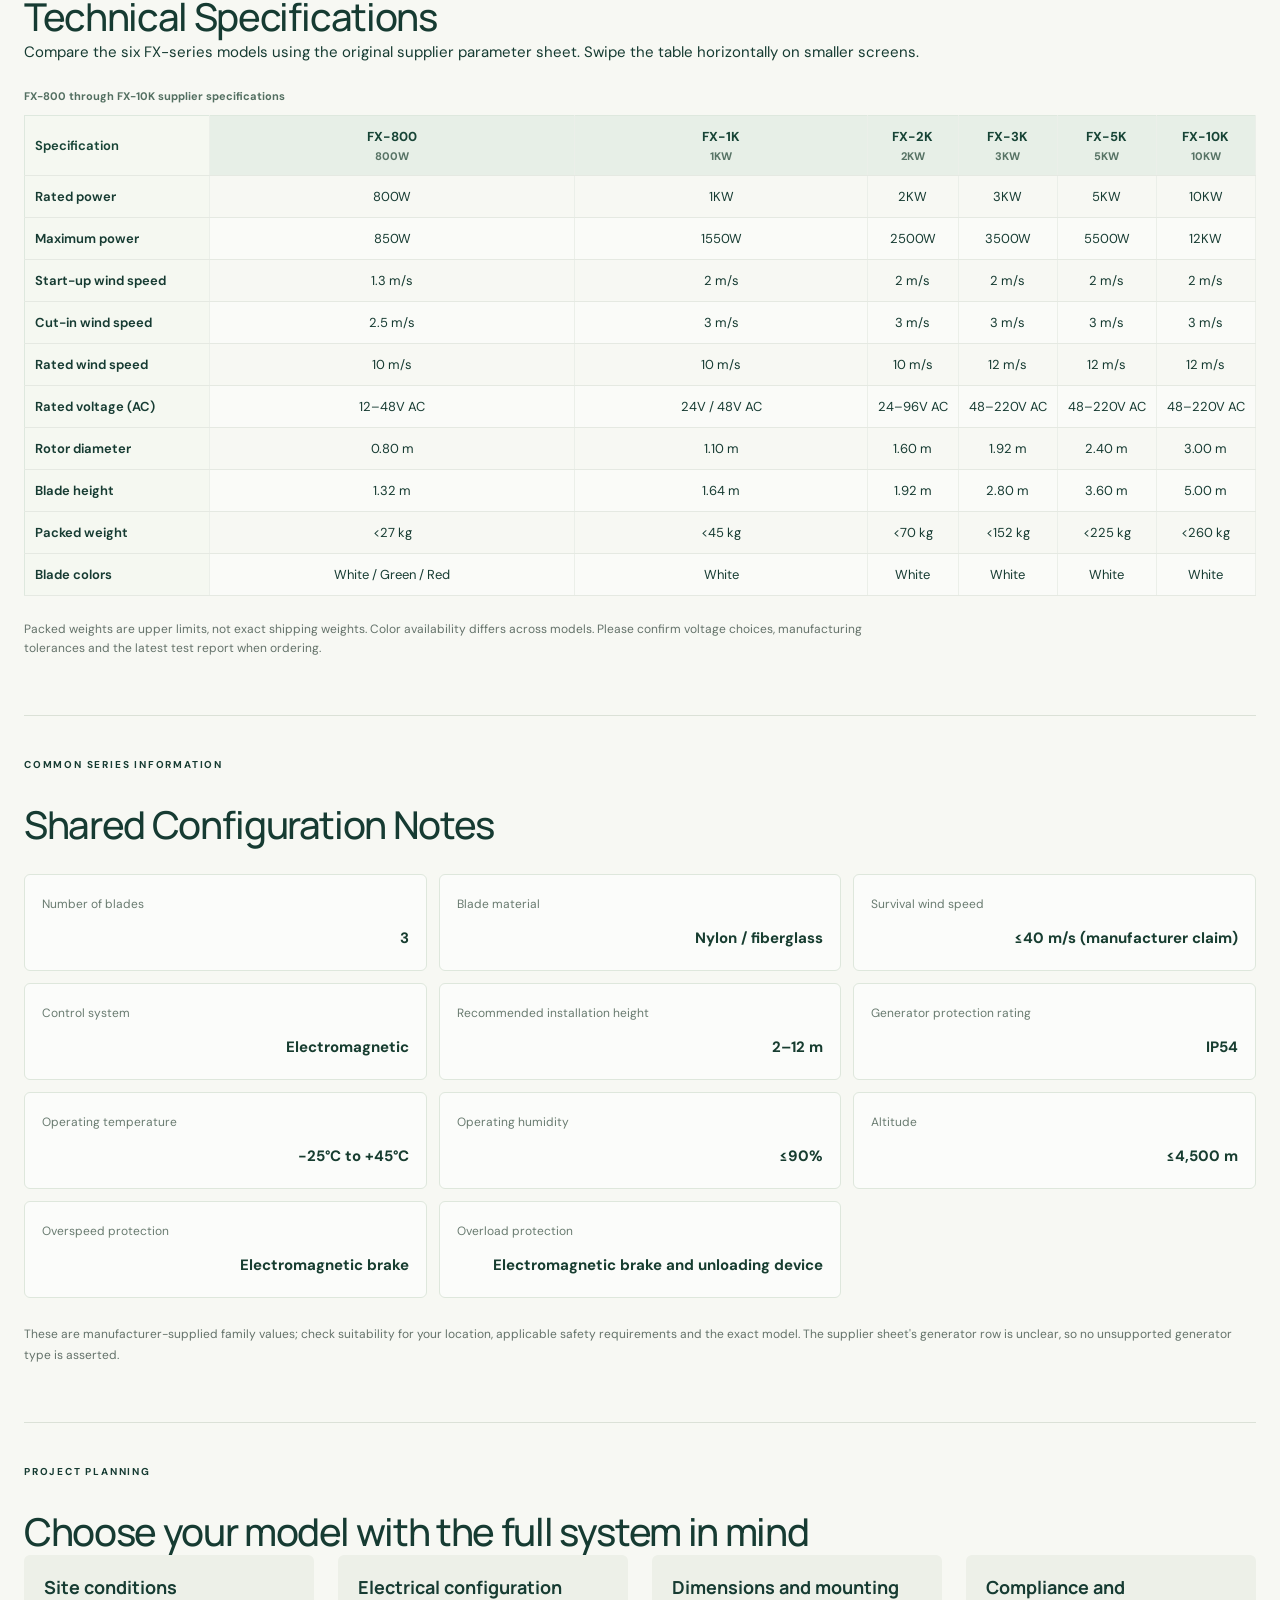
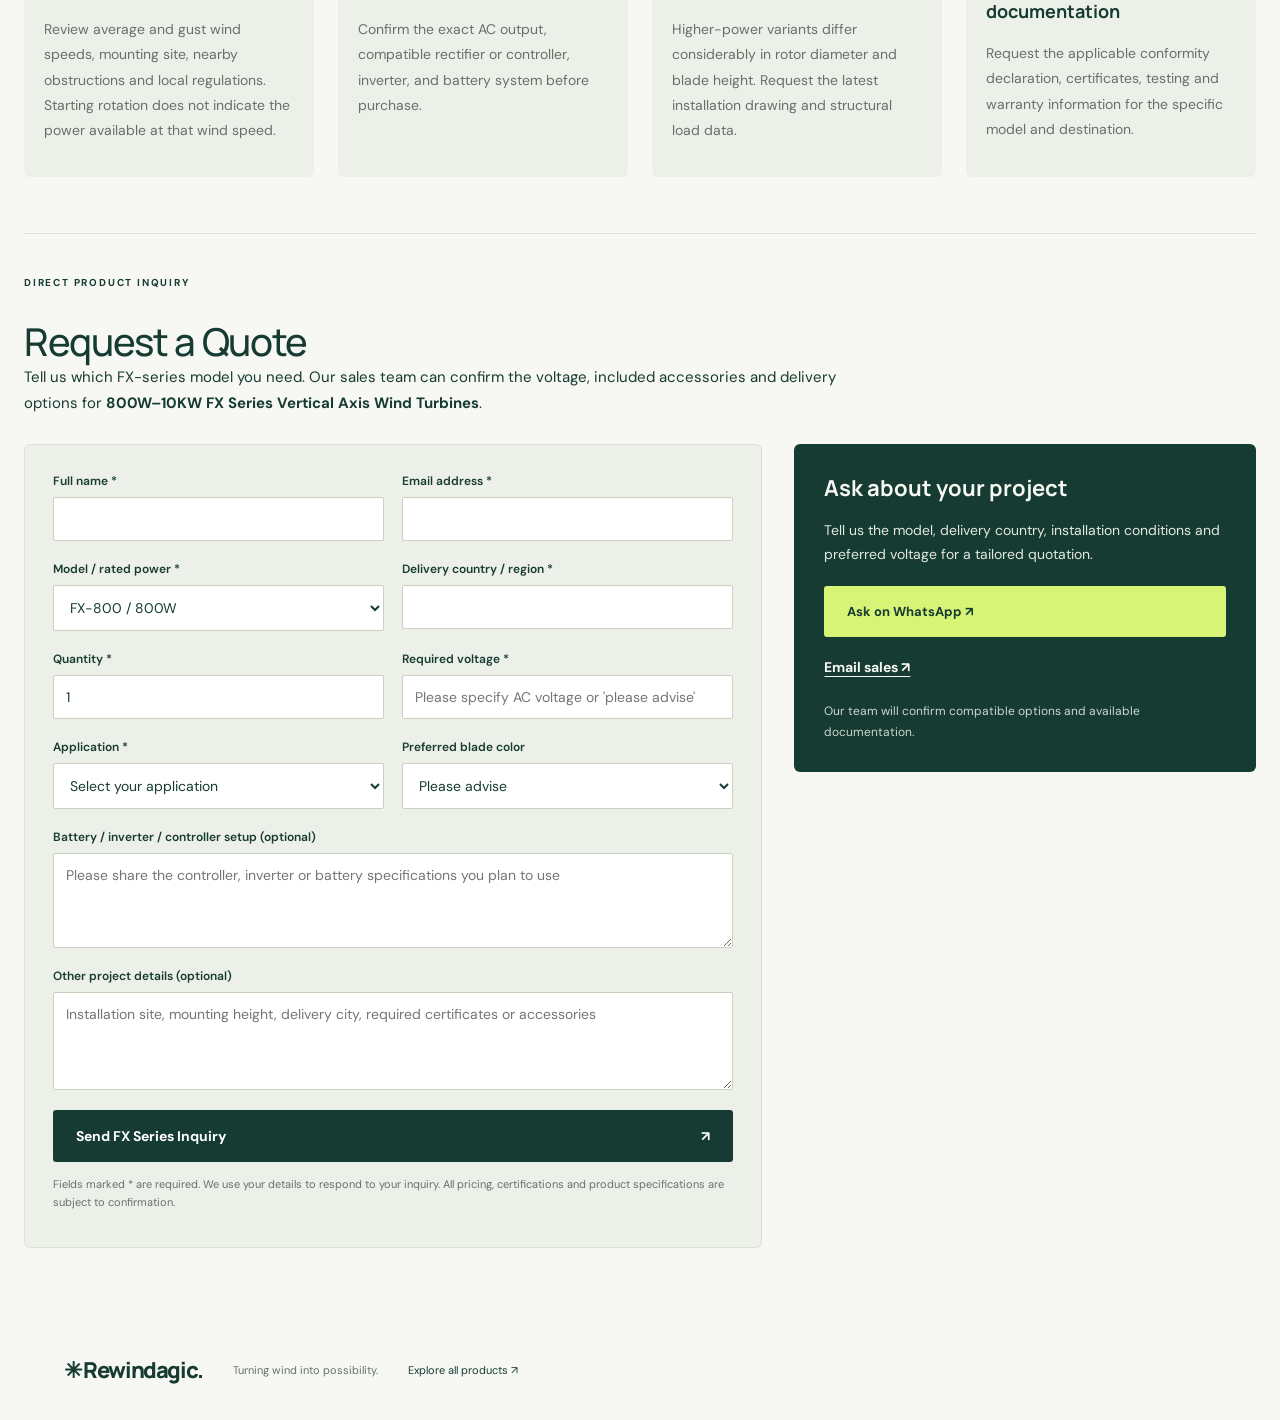
<file: 800w-10kw-vertical-axis-wind-turbines.html>
<!DOCTYPE html>
<html lang="en">
<head>
<meta charset="UTF-8"><meta name="viewport" content="width=device-width, initial-scale=1">
<title>800W–10KW Vertical Axis Wind Turbines | FX Series | Rewindagic</title>
<meta name="description" content="Compare FX-800, FX-1K, FX-2K, FX-3K, FX-5K and FX-10K vertical-axis wind turbine models, rated voltages, rotor dimensions, wind speeds and request a tailored quotation.">
<meta name="keywords" content="FX-800 wind turbine, FX-1K, FX-2K, FX-3K, FX-5K, FX-10K, vertical-axis wind turbine, 800W 10KW, Rewindagic">
<link rel="canonical" href="https://rewindagic-wind-energy.netlify.app/800w-10kw-vertical-axis-wind-turbines.html">
<meta property="og:type" content="product">
<meta property="og:title" content="FX Series 800W–10KW Vertical Axis Wind Turbines | Rewindagic">
<meta property="og:description" content="Explore six FX series turbine ratings and technical comparison data. Ask for a detailed model quotation.">
<meta property="og:image" content="https://rewindagic-wind-energy.netlify.app/assets/products/fx-series-800w-10kw-main.png">
<link rel="stylesheet" href="styles.css"><link rel="stylesheet" href="product-detail.css"><link rel="stylesheet" href="fx-series-range.css">
<script src="image-viewer.js" defer></script>
<script src="catalog-inquiry.js" defer></script>
<script src="fx-series-range.js" defer></script>
<script type="application/ld+json">{"@context":"https://schema.org","@type":"ProductGroup","name":"FX Series 800W–10KW Vertical Axis Wind Turbines","description":"FX-800, FX-1K, FX-2K, FX-3K, FX-5K and FX-10K, three-blade vertical-axis turbines. Specification figures are supplier-provided and must be confirmed for each model.","productGroupID":"fx-series-800w-10kw","hasVariant":[{"@type":"Product","name":"FX-800 800W Vertical Axis Wind Turbine","model":"FX-800","additionalProperty":[{"@type":"PropertyValue","name":"Rated power","value":"800W"},{"@type":"PropertyValue","name":"Rated voltage","value":"12–48V AC"}]},{"@type":"Product","name":"FX-1K 1KW Vertical Axis Wind Turbine","model":"FX-1K","additionalProperty":[{"@type":"PropertyValue","name":"Rated power","value":"1KW"},{"@type":"PropertyValue","name":"Rated voltage","value":"24V / 48V AC"}]},{"@type":"Product","name":"FX-2K 2KW Vertical Axis Wind Turbine","model":"FX-2K","additionalProperty":[{"@type":"PropertyValue","name":"Rated power","value":"2KW"},{"@type":"PropertyValue","name":"Rated voltage","value":"24–96V AC"}]},{"@type":"Product","name":"FX-3K 3KW Vertical Axis Wind Turbine","model":"FX-3K","additionalProperty":[{"@type":"PropertyValue","name":"Rated power","value":"3KW"},{"@type":"PropertyValue","name":"Rated voltage","value":"48–220V AC"}]},{"@type":"Product","name":"FX-5K 5KW Vertical Axis Wind Turbine","model":"FX-5K","additionalProperty":[{"@type":"PropertyValue","name":"Rated power","value":"5KW"},{"@type":"PropertyValue","name":"Rated voltage","value":"48–220V AC"}]},{"@type":"Product","name":"FX-10K 10KW Vertical Axis Wind Turbine","model":"FX-10K","additionalProperty":[{"@type":"PropertyValue","name":"Rated power","value":"10KW"},{"@type":"PropertyValue","name":"Rated voltage","value":"48–220V AC"}]}]}</script>
</head>
<body class="turbine-page fx-range-page">
<header><a class="brand" href="index.html">✳ Rewindagic.</a><a class="text-link" href="index.html#products">← All products</a></header>
<main class="section turbine-detail">
<nav class="breadcrumbs" aria-label="Breadcrumb"><a href="index.html">Home</a><span aria-hidden="true">/</span><a href="index.html#products">Products</a><span aria-hidden="true">/</span><span>FX 800W–10KW Series</span></nav>
<div class="fx-range-hero">
<section aria-labelledby="fx-series-title" class="fx-range-overview">
<p class="eyebrow">FX SERIES / THREE-BLADE VERTICAL AXIS</p>
<h1 id="fx-series-title">800W–10KW <span>Vertical Axis Wind Turbines.</span></h1>
<p class="fx-range-lead">Six models. One place to compare rated power, voltage options and installation dimensions.</p>
<div class="fx-photo-gallery" id="fx-photo-gallery">
<div class="fx-photo-loaded" id="fx-photo-loaded" hidden>
<button class="fx-photo-main" id="fx-photo-main" type="button" aria-label="Enlarge wind turbine product image">
<img id="fx-photo-image" width="1254" height="1254" alt="">
<span>Click to enlarge ↗</span>
</button>
<div class="fx-photo-thumbs" id="fx-photo-thumbs" role="group" aria-label="FX series product images"></div>
<p class="fx-photo-detail-note">Image 1: product promotional cover. Image 2: six-model technical specification chart. Images 3–17: representative original product photos (not individually verified for every power rating). Choose any thumbnail or click the main image to enlarge.</p>
</div>
<div id="fx-photo-fallback">
<div class="fx-series-visual" aria-label="FX series product range overview">
<div class="fx-visual-top"><span>FX SERIES</span><span>WIND ENERGY / 06 MODELS</span></div>
<strong>800<small>W</small><span class="fx-visual-dash">—</span>10<small>KW</small></strong>
<div class="fx-visual-progress"><span></span></div>
<p>Pick your model below to explore supplier-stated specifications.</p>
<div class="fx-visual-models"><span>FX-800</span><span>FX-1K</span><span>FX-2K</span><span>FX-3K</span><span>FX-5K</span><span>FX-10K</span></div>
</div>
</div>
</div>
<p class="fx-no-photo" id="fx-photo-status">The gallery includes product marketing images and representative three-blade vertical-axis turbine photographs. Photos may show related configurations and do not verify the exact appearance or specifications of each of the six models.</p>
<p class="fx-photo-legal">Advertising artwork mentions CE certification and efficiency without independent supporting documents. Please request the applicable declarations, test reports and confirmed model drawings before ordering. The diagram's generator-type description also requires confirmation.</p>
</section>
<section class="fx-range-config" aria-labelledby="model-options-heading">
<p class="eyebrow">FIND YOUR CONFIGURATION</p>
<h2 id="model-options-heading">Select your rated power</h2>
<div class="fx-model-options" role="group" aria-label="Choose FX turbine model">
<button type="button" data-model="FX-800" aria-pressed="true" class="active"><span>800W</span><small>FX-800</small></button>
<button type="button" data-model="FX-1K" aria-pressed="false"><span>1KW</span><small>FX-1K</small></button>
<button type="button" data-model="FX-2K" aria-pressed="false"><span>2KW</span><small>FX-2K</small></button>
<button type="button" data-model="FX-3K" aria-pressed="false"><span>3KW</span><small>FX-3K</small></button>
<button type="button" data-model="FX-5K" aria-pressed="false"><span>5KW</span><small>FX-5K</small></button>
<button type="button" data-model="FX-10K" aria-pressed="false"><span>10KW</span><small>FX-10K</small></button>
</div>
<div class="fx-selected">
<div class="fx-selected-title"><span>SELECTED MODEL</span><strong id="selected-model-label" aria-live="polite">FX-800 / 800W</strong></div>
<dl class="fx-key-specs" id="selected-model-specs">
<div><dt>Rated voltage (AC)</dt><dd id="selected-voltage">12–48V AC</dd></div>
<div><dt>Start-up wind speed</dt><dd id="selected-start">1.3 m/s</dd></div>
<div><dt>Rotor diameter</dt><dd id="selected-diameter">0.80 m</dd></div>
<div><dt>Blade height</dt><dd id="selected-height">1.32 m</dd></div>
</dl>
<a class="button dark fx-request" href="#product-inquiry">Request an FX Series Quote <span aria-hidden="true">↗</span></a>
</div>
<p class="operating-note">Figures are translated from the supplied FX-series brochure. Rated power is not continuous output; wind conditions and system integration determine energy production. Final options and performance require verification.</p>
</section>
</div>
<section class="turbine-section fx-compare" aria-labelledby="fx-table-heading">
<p class="eyebrow">MODEL-BY-MODEL COMPARISON</p><h2 id="fx-table-heading">Technical Specifications</h2>
<p>Compare the six FX-series models using the original supplier parameter sheet. Swipe the table horizontally on smaller screens.</p>
<div class="fx-table-scroll" role="region" aria-label="FX turbine six model specifications" tabindex="0">
<table class="spec-table fx-compare-table"><caption>FX-800 through FX-10K supplier specifications</caption>
<thead><tr><th scope="col">Specification</th><th scope="col">FX-800<small>800W</small></th><th scope="col">FX-1K<small>1KW</small></th><th scope="col">FX-2K<small>2KW</small></th><th scope="col">FX-3K<small>3KW</small></th><th scope="col">FX-5K<small>5KW</small></th><th scope="col">FX-10K<small>10KW</small></th></tr></thead>
<tbody><tr><th scope="row">Rated power</th><td>800W</td><td>1KW</td><td>2KW</td><td>3KW</td><td>5KW</td><td>10KW</td></tr>
<tr><th scope="row">Maximum power</th><td>850W</td><td>1550W</td><td>2500W</td><td>3500W</td><td>5500W</td><td>12KW</td></tr>
<tr><th scope="row">Start-up wind speed</th><td>1.3 m/s</td><td>2 m/s</td><td>2 m/s</td><td>2 m/s</td><td>2 m/s</td><td>2 m/s</td></tr>
<tr><th scope="row">Cut-in wind speed</th><td>2.5 m/s</td><td>3 m/s</td><td>3 m/s</td><td>3 m/s</td><td>3 m/s</td><td>3 m/s</td></tr>
<tr><th scope="row">Rated wind speed</th><td>10 m/s</td><td>10 m/s</td><td>10 m/s</td><td>12 m/s</td><td>12 m/s</td><td>12 m/s</td></tr>
<tr><th scope="row">Rated voltage (AC)</th><td>12–48V AC</td><td>24V / 48V AC</td><td>24–96V AC</td><td>48–220V AC</td><td>48–220V AC</td><td>48–220V AC</td></tr>
<tr><th scope="row">Rotor diameter</th><td>0.80 m</td><td>1.10 m</td><td>1.60 m</td><td>1.92 m</td><td>2.40 m</td><td>3.00 m</td></tr>
<tr><th scope="row">Blade height</th><td>1.32 m</td><td>1.64 m</td><td>1.92 m</td><td>2.80 m</td><td>3.60 m</td><td>5.00 m</td></tr>
<tr><th scope="row">Packed weight</th><td>&lt;27 kg</td><td>&lt;45 kg</td><td>&lt;70 kg</td><td>&lt;152 kg</td><td>&lt;225 kg</td><td>&lt;260 kg</td></tr>
<tr><th scope="row">Blade colors</th><td>White / Green / Red</td><td>White</td><td>White</td><td>White</td><td>White</td><td>White</td></tr></tbody></table></div>
<p class="operating-note">Packed weights are upper limits, not exact shipping weights. Color availability differs across models. Please confirm voltage choices, manufacturing tolerances and the latest test report when ordering.</p>
</section>
<section class="turbine-section fx-shared" aria-labelledby="common-heading">
<p class="eyebrow">COMMON SERIES INFORMATION</p><h2 id="common-heading">Shared Configuration Notes</h2>
<dl class="fx-shared-grid"><div><dt>Number of blades</dt><dd>3</dd></div>
<div><dt>Blade material</dt><dd>Nylon / fiberglass</dd></div>
<div><dt>Survival wind speed</dt><dd>≤40 m/s (manufacturer claim)</dd></div>
<div><dt>Control system</dt><dd>Electromagnetic</dd></div>
<div><dt>Recommended installation height</dt><dd>2–12 m</dd></div>
<div><dt>Generator protection rating</dt><dd>IP54</dd></div>
<div><dt>Operating temperature</dt><dd>−25°C to +45°C</dd></div>
<div><dt>Operating humidity</dt><dd>≤90%</dd></div>
<div><dt>Altitude</dt><dd>≤4,500 m</dd></div>
<div><dt>Overspeed protection</dt><dd>Electromagnetic brake</dd></div>
<div><dt>Overload protection</dt><dd>Electromagnetic brake and unloading device</dd></div></dl>
<p class="operating-note">These are manufacturer-supplied family values; check suitability for your location, applicable safety requirements and the exact model. The supplier sheet's generator row is unclear, so no unsupported generator type is asserted.</p>
</section>
<section class="turbine-section" aria-labelledby="use-heading">
<p class="eyebrow">PROJECT PLANNING</p><h2 id="use-heading">Choose your model with the full system in mind</h2>
<div class="feature-grid">
<article><h3>Site conditions</h3><p>Review average and gust wind speeds, mounting site, nearby obstructions and local regulations. Starting rotation does not indicate the power available at that wind speed.</p></article>
<article><h3>Electrical configuration</h3><p>Confirm the exact AC output, compatible rectifier or controller, inverter, and battery system before purchase.</p></article>
<article><h3>Dimensions and mounting</h3><p>Higher-power variants differ considerably in rotor diameter and blade height. Request the latest installation drawing and structural load data.</p></article>
<article><h3>Compliance and documentation</h3><p>Request the applicable conformity declaration, certificates, testing and warranty information for the specific model and destination.</p></article>
</div>
</section>
<section class="turbine-section catalog-quote-section" id="product-inquiry" aria-labelledby="catalog-quote-heading">
<p class="eyebrow">DIRECT PRODUCT INQUIRY</p><h2 id="catalog-quote-heading">Request a Quote</h2>
<p>Tell us which FX-series model you need. Our sales team can confirm the voltage, included accessories and delivery options for <strong id="catalog-quote-product">800W–10KW FX Series Vertical Axis Wind Turbines</strong>.</p>
<div class="catalog-quote-layout">
<form class="catalog-quote-form" id="catalog-inquiry-form" name="catalog-product-inquiry" method="POST" action="/thank-you.html" data-netlify="true" netlify-honeypot="bot-field">
<input type="hidden" name="form-name" value="catalog-product-inquiry">
<input type="hidden" name="product" id="catalog-form-product" value="800W–10KW FX Series Vertical Axis Wind Turbines">
<input type="hidden" name="product-id" id="catalog-form-product-id" value="vertical-fx-800-10kw">
<p class="honeypot" aria-hidden="true"><label>Leave this field empty<input name="bot-field" tabindex="-1" autocomplete="off"></label></p>
<div class="catalog-form-grid">
<div><label for="catalog-name">Full name *</label><input id="catalog-name" name="name" autocomplete="name" maxlength="120" required></div>
<div><label for="catalog-email">Email address *</label><input id="catalog-email" name="email" type="email" autocomplete="email" maxlength="254" required></div>
<div><label for="catalog-power">Model / rated power *</label>
<select id="catalog-power" name="power-option" required>
<option value="FX-800 — 800W" selected>FX-800 / 800W</option>
<option value="FX-1K — 1KW">FX-1K / 1KW</option>
<option value="FX-2K — 2KW">FX-2K / 2KW</option>
<option value="FX-3K — 3KW">FX-3K / 3KW</option>
<option value="FX-5K — 5KW">FX-5K / 5KW</option>
<option value="FX-10K — 10KW">FX-10K / 10KW</option>
</select></div>
<div><label for="catalog-country">Delivery country / region *</label><input id="catalog-country" name="country" autocomplete="country-name" maxlength="100" required></div>
<div><label for="catalog-quantity">Quantity *</label><input id="catalog-quantity" name="quantity" type="number" min="1" max="10000" step="1" value="1" required></div>
<div><label for="catalog-voltage">Required voltage *</label><input id="catalog-voltage" name="preferred-voltage" placeholder="Please specify AC voltage or 'please advise'" maxlength="80" required></div>
<div><label for="catalog-application">Application *</label><select id="catalog-application" name="application" required><option value="">Select your application</option><option>Off-grid home / cabin</option><option>Farm / rural property</option><option>Wind-solar hybrid</option><option>Equipment / generator integration</option><option>Other / not yet sure</option></select></div>
<div><label for="catalog-color">Preferred blade color</label><select id="catalog-color" name="preferred-color"><option value="Please advise">Please advise</option><option value="White">White</option><option value="Green">Green</option><option value="Red">Red</option></select></div>
</div>
<label for="catalog-setup">Battery / inverter / controller setup (optional)</label><textarea id="catalog-setup" name="system-setup" rows="3" maxlength="1500" placeholder="Please share the controller, inverter or battery specifications you plan to use"></textarea>
<label for="catalog-message">Other project details (optional)</label><textarea id="catalog-message" name="message" rows="4" maxlength="3000" placeholder="Installation site, mounting height, delivery city, required certificates or accessories"></textarea>
<button class="button dark catalog-submit" type="submit">Send FX Series Inquiry <span aria-hidden="true">↗</span></button>
<p class="form-note">Fields marked * are required. We use your details to respond to your inquiry. All pricing, certifications and product specifications are subject to confirmation.</p><p id="catalog-form-status" role="status" aria-live="polite"></p>
</form>
<aside class="catalog-contact-aside"><h3>Ask about your project</h3><p>Tell us the model, delivery country, installation conditions and preferred voltage for a tailored quotation.</p>
<a class="button lime catalog-whatsapp-link" href="https://wa.me/8619825532553" target="_blank" rel="noopener noreferrer">Ask on WhatsApp ↗</a>
<a class="catalog-email-link" href="mailto:1683750532@qq.com">Email sales ↗</a>
<p class="catalog-sales-note">Our team will confirm compatible options and available documentation.</p></aside>
</div>
</section>
</main>
<footer><a class="brand" href="index.html">✳ Rewindagic.</a><span>Turning wind into possibility.</span><a href="index.html#products">Explore all products ↗</a></footer>
<dialog class="image-viewer" id="image-lightbox" aria-labelledby="lightbox-caption">
<button class="lightbox-close" type="button" aria-label="Close enlarged image">✕</button>
<div class="viewer-toolbar"><button class="viewer-zoom" type="button" aria-pressed="false">View at full size</button><a class="viewer-original" target="_blank" rel="noopener">Open original image ↗</a></div>
<div class="lightbox-viewport"><img class="viewer-image" alt=""></div><p id="lightbox-caption" class="viewer-caption"></p>
</dialog>
</body></html>
</file>
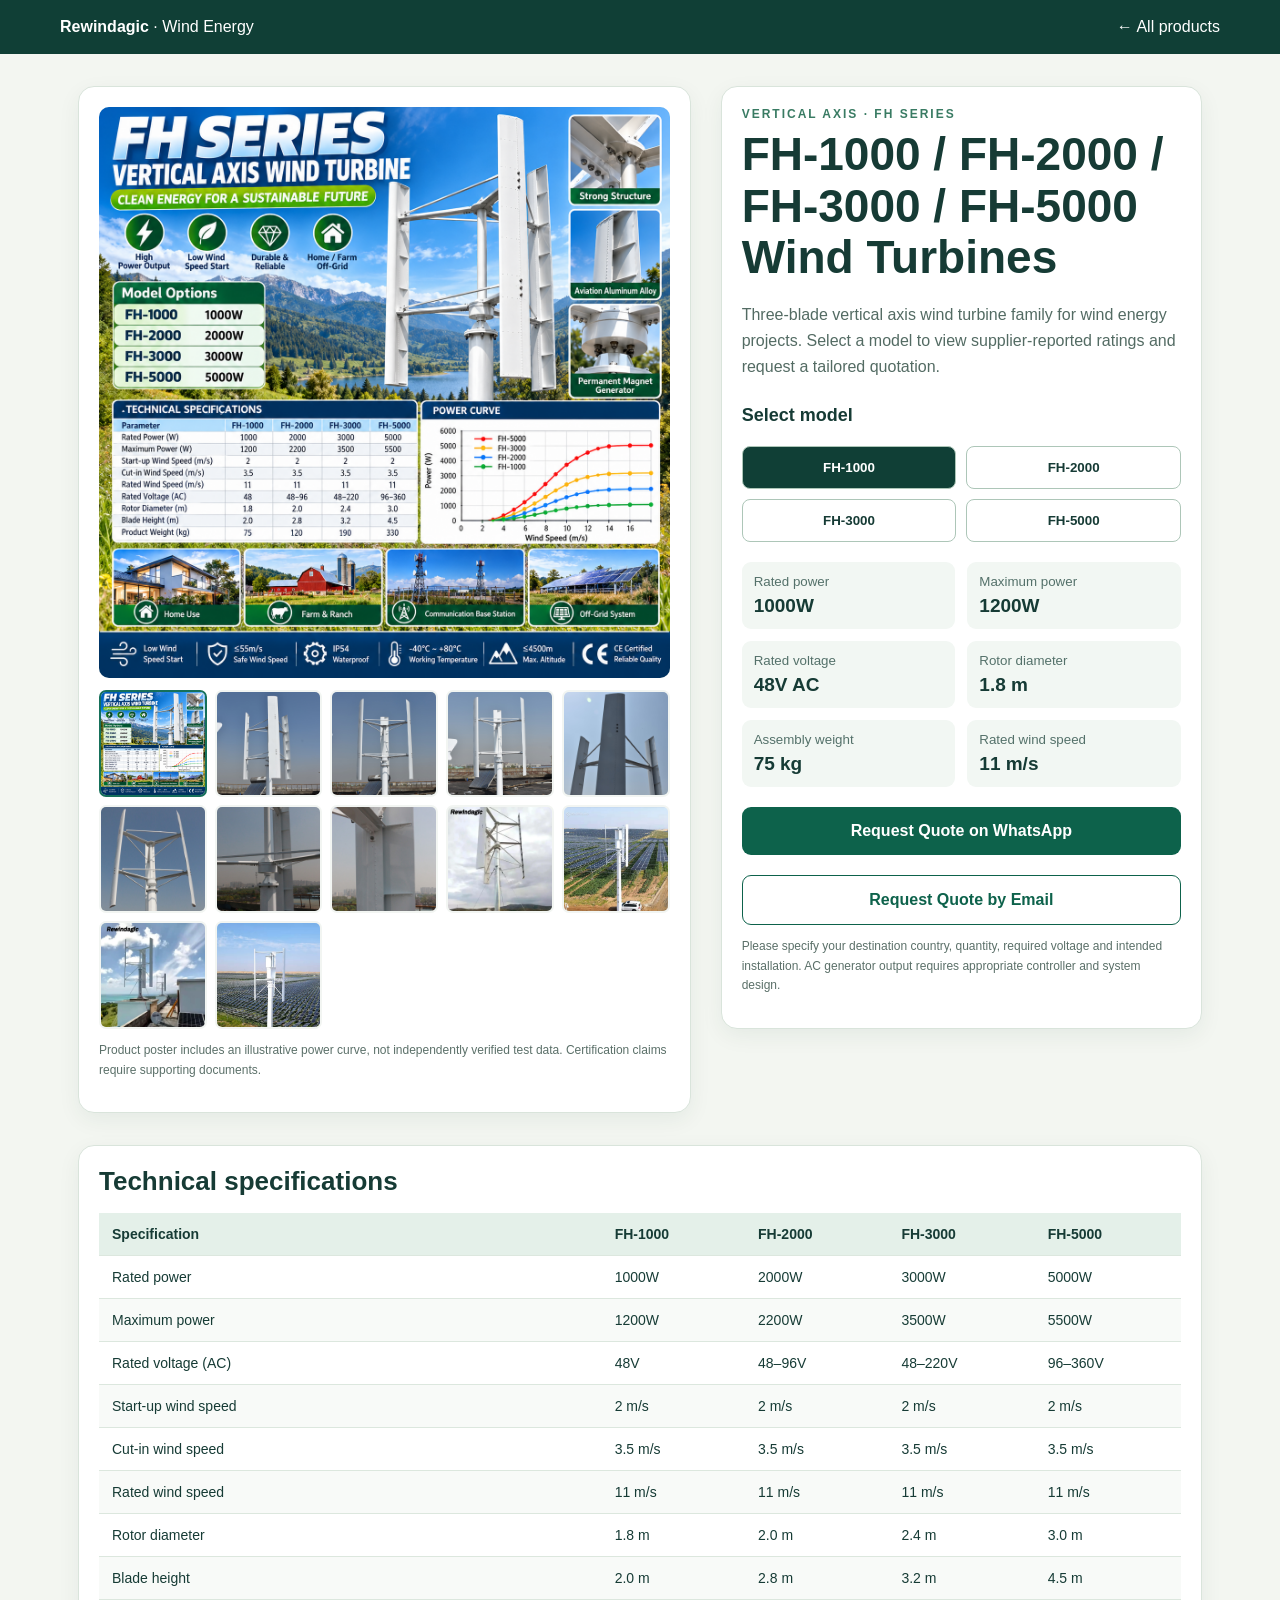
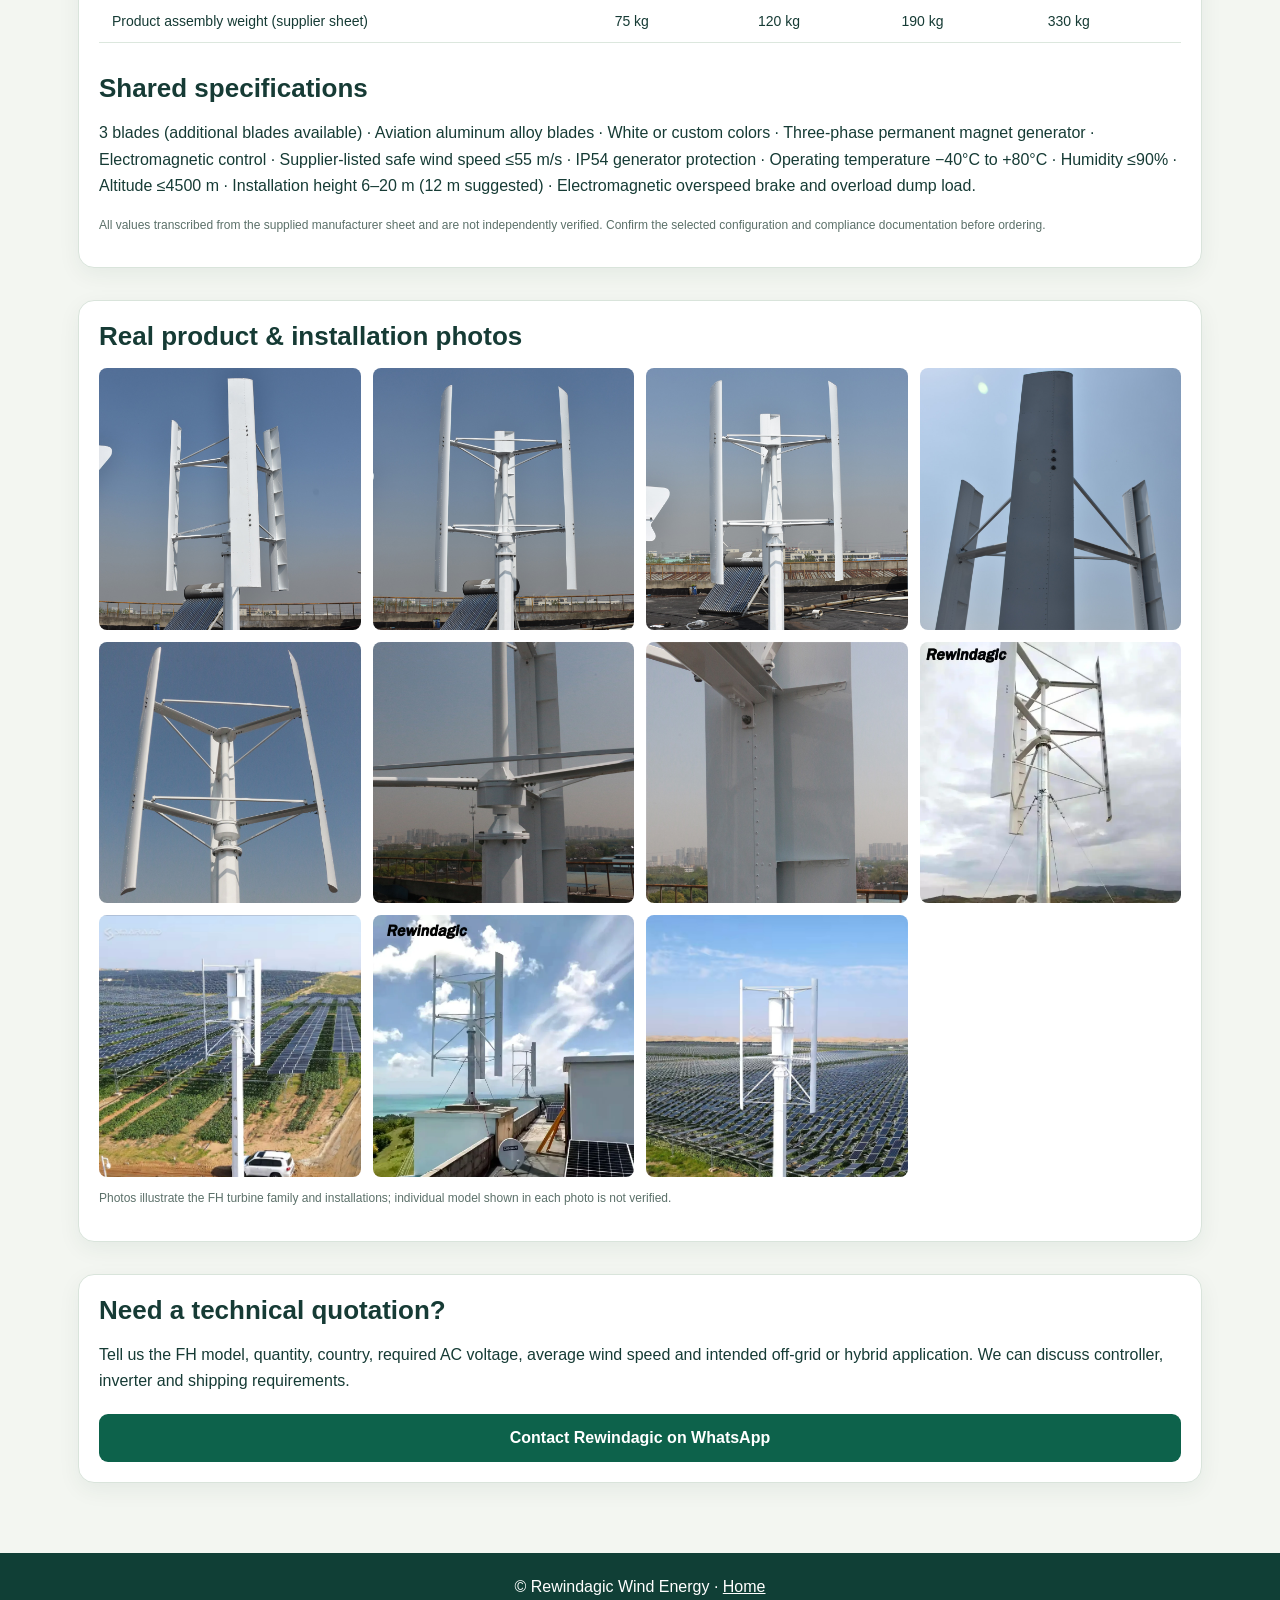
<file: fh-1000-2000-3000-5000-wind-turbines.html>
<!doctype html>
<html lang="en"><head><meta charset="utf-8"><meta name="viewport" content="width=device-width,initial-scale=1">
<title>FH-1000 / FH-2000 / FH-3000 / FH-5000 Vertical Axis Wind Turbines | Rewindagic</title>
<meta name="description" content="Explore FH-1000, FH-2000, FH-3000 and FH-5000 vertical axis wind turbines, supplier technical specifications, installation photos and request a quotation.">
<link rel="canonical" href="https://rewindagic-wind-energy.netlify.app/fh-1000-2000-3000-5000-wind-turbines.html">
<style>
:root{font-family:Inter,Arial,sans-serif;color:#163b35;background:#f3f6f1}*{box-sizing:border-box}body{margin:0}a{color:inherit}header{background:#103f36;color:white;padding:18px max(24px,calc((100% - 1160px)/2));display:flex;justify-content:space-between;gap:16px;align-items:center}header a{text-decoration:none}main{max-width:1160px;margin:auto;padding:32px 18px 70px}h1{font-size:clamp(29px,4vw,46px);line-height:1.12;margin:8px 0 18px}h2{font-size:26px;margin:0 0 16px}p{line-height:1.65}.eyebrow{color:#397b63;font-size:12px;font-weight:800;letter-spacing:2px;text-transform:uppercase}.hero{display:grid;grid-template-columns:minmax(0,1.12fr) minmax(300px,.88fr);gap:30px;align-items:start}.panel{background:white;border:1px solid #d9e4db;border-radius:16px;padding:20px;box-shadow:0 7px 22px #163b3510}.main-img{display:block;width:100%;aspect-ratio:1/1;object-fit:contain;border-radius:10px;background:#e9f0e9}.thumbs{display:grid;grid-template-columns:repeat(5,1fr);gap:8px;margin-top:12px}.thumbs button{padding:0;border:2px solid transparent;background:#f2f5f2;border-radius:7px;cursor:pointer;overflow:hidden}.thumbs button.active{border-color:#16705a}.thumbs img{width:100%;aspect-ratio:1;object-fit:cover;display:block}.models{display:grid;grid-template-columns:repeat(2,1fr);gap:10px;margin:20px 0}.models button{padding:13px 8px;border:1px solid #adc6b8;border-radius:8px;background:white;color:#163b35;font-weight:700;cursor:pointer}.models button.active{background:#103f36;color:white}.stats{display:grid;grid-template-columns:repeat(2,1fr);gap:12px}.stat{background:#f2f7f3;border-radius:9px;padding:12px}.stat small{display:block;color:#54716a;margin-bottom:6px}.stat strong{font-size:19px}.cta{display:block;text-align:center;background:#0d624b;color:white;text-decoration:none;border-radius:9px;padding:15px;font-weight:700;margin-top:20px}.secondary{background:white;color:#0d624b;border:1px solid #0d624b}.note{font-size:12px;color:#5b7069}.section{margin-top:32px}.table-wrap{overflow:auto}table{border-collapse:collapse;width:100%;min-width:700px}th,td{padding:13px;text-align:left;border-bottom:1px solid #dce7de;font-size:14px}thead{background:#e4f0e9}tbody tr:nth-child(even){background:#f8faf8}.gallery{display:grid;grid-template-columns:repeat(4,1fr);gap:12px}.gallery img{width:100%;aspect-ratio:1;object-fit:cover;border-radius:8px}.muted{color:#536b63}footer{padding:25px;text-align:center;background:#103f36;color:white}@media(max-width:800px){.hero{grid-template-columns:1fr}.gallery{grid-template-columns:repeat(2,1fr)}header{padding:16px 20px}}
</style></head><body>
<header><a href="index.html"><strong>Rewindagic</strong> · Wind Energy</a><a href="index.html#products">← All products</a></header>
<main><div class="hero"><section class="panel"><img id="mainPhoto" class="main-img" src="main-poster.png" alt="FH 1000W to 5000W vertical axis wind turbine product infographic" onerror="this.src='1(3).jpg'"><div id="thumbs" class="thumbs"></div><p class="note">Product poster includes an illustrative power curve, not independently verified test data. Certification claims require supporting documents.</p></section>
<section class="panel"><div class="eyebrow">Vertical Axis · FH Series</div><h1>FH-1000 / FH-2000 / FH-3000 / FH-5000 Wind Turbines</h1><p class="muted">Three-blade vertical axis wind turbine family for wind energy projects. Select a model to view supplier-reported ratings and request a tailored quotation.</p>
<h2 style="font-size:18px;margin-top:24px">Select model</h2><div class="models" id="models"></div><div class="stats" id="stats"></div>
<a class="cta" id="wa" href="https://wa.me/8619825532559" target="_blank" rel="noopener">Request Quote on WhatsApp</a>
<a class="cta secondary" id="email" href="mailto:1683750532@qq.com">Request Quote by Email</a>
<p class="note">Please specify your destination country, quantity, required voltage and intended installation. AC generator output requires appropriate controller and system design.</p></section></div>
<section class="panel section"><h2>Technical specifications</h2><div class="table-wrap"><table><thead><tr><th>Specification</th><th>FH-1000</th><th>FH-2000</th><th>FH-3000</th><th>FH-5000</th></tr></thead><tbody>
<tr><td>Rated power</td><td>1000W</td><td>2000W</td><td>3000W</td><td>5000W</td></tr>
<tr><td>Maximum power</td><td>1200W</td><td>2200W</td><td>3500W</td><td>5500W</td></tr>
<tr><td>Rated voltage (AC)</td><td>48V</td><td>48–96V</td><td>48–220V</td><td>96–360V</td></tr>
<tr><td>Start-up wind speed</td><td>2 m/s</td><td>2 m/s</td><td>2 m/s</td><td>2 m/s</td></tr>
<tr><td>Cut-in wind speed</td><td>3.5 m/s</td><td>3.5 m/s</td><td>3.5 m/s</td><td>3.5 m/s</td></tr>
<tr><td>Rated wind speed</td><td>11 m/s</td><td>11 m/s</td><td>11 m/s</td><td>11 m/s</td></tr>
<tr><td>Rotor diameter</td><td>1.8 m</td><td>2.0 m</td><td>2.4 m</td><td>3.0 m</td></tr>
<tr><td>Blade height</td><td>2.0 m</td><td>2.8 m</td><td>3.2 m</td><td>4.5 m</td></tr>
<tr><td>Product assembly weight (supplier sheet)</td><td>75 kg</td><td>120 kg</td><td>190 kg</td><td>330 kg</td></tr>
</tbody></table></div><h2 style="margin-top:30px">Shared specifications</h2><p>3 blades (additional blades available) · Aviation aluminum alloy blades · White or custom colors · Three-phase permanent magnet generator · Electromagnetic control · Supplier-listed safe wind speed ≤55 m/s · IP54 generator protection · Operating temperature −40°C to +80°C · Humidity ≤90% · Altitude ≤4500 m · Installation height 6–20 m (12 m suggested) · Electromagnetic overspeed brake and overload dump load.</p><p class="note">All values transcribed from the supplied manufacturer sheet and are not independently verified. Confirm the selected configuration and compliance documentation before ordering.</p></section>
<section class="panel section"><h2>Real product & installation photos</h2><div class="gallery" id="gallery"></div><p class="note">Photos illustrate the FH turbine family and installations; individual model shown in each photo is not verified.</p></section>
<section class="panel section"><h2>Need a technical quotation?</h2><p>Tell us the FH model, quantity, country, required AC voltage, average wind speed and intended off-grid or hybrid application. We can discuss controller, inverter and shipping requirements.</p><a class="cta" href="https://wa.me/8619825532559?text=Hello%2C%20I%20would%20like%20a%20quote%20for%20the%20FH%20vertical%20axis%20wind%20turbine%20series." target="_blank" rel="noopener">Contact Rewindagic on WhatsApp</a></section></main><footer>© Rewindagic Wind Energy · <a href="index.html">Home</a></footer>
<script>
const variants=[{model:'FH-1000',power:'1000W',max:'1200W',voltage:'48V AC',diameter:'1.8 m',weight:'75 kg'},{model:'FH-2000',power:'2000W',max:'2200W',voltage:'48–96V AC',diameter:'2.0 m',weight:'120 kg'},{model:'FH-3000',power:'3000W',max:'3500W',voltage:'48–220V AC',diameter:'2.4 m',weight:'190 kg'},{model:'FH-5000',power:'5000W',max:'5500W',voltage:'96–360V AC',diameter:'3.0 m',weight:'330 kg'}];
const photos=['main-poster.png','1(3).jpg','3.jpg','4(1).jpg','8(1).jpg','11(4).jpg','12(4).jpg','13(2).jpg','5300FADFAE58B6ABC252F1A6729BAA52.png','8140581AEB390380B0A93A96C860CD1E.jpg','CA7D9AF128841E61327208F0593828B1.png','F4A9F49817BFFB8A5B0BABA74003F4D7.jpg'];
const main=document.getElementById('mainPhoto'),thumbs=document.getElementById('thumbs');
photos.forEach((src,i)=>{const b=document.createElement('button');b.type='button';b.setAttribute('aria-label','View photo '+(i+1));b.innerHTML='<img loading="lazy" src="'+encodeURI(src)+'" alt="FH turbine photo '+(i+1)+'">';b.onclick=()=>{main.src=encodeURI(src);main.alt='FH series product photo '+(i+1);document.querySelectorAll('#thumbs button').forEach(x=>x.classList.remove('active'));b.classList.add('active')};if(i===0)b.classList.add('active');thumbs.appendChild(b);if(i>0){const img=document.createElement('img');img.loading='lazy';img.src=encodeURI(src);img.alt='FH vertical axis wind turbine installation photo '+i;document.getElementById('gallery').appendChild(img)}});
function selectModel(i){const v=variants[i];document.getElementById('models').innerHTML=variants.map((x,j)=>'<button type="button" class="'+(i===j?'active':'')+'" data-index="'+j+'">'+x.model+'</button>').join('');document.querySelectorAll('#models button').forEach(b=>b.onclick=()=>selectModel(Number(b.dataset.index)));document.getElementById('stats').innerHTML=[['Rated power',v.power],['Maximum power',v.max],['Rated voltage',v.voltage],['Rotor diameter',v.diameter],['Assembly weight',v.weight],['Rated wind speed','11 m/s']].map(x=>'<div class="stat"><small>'+x[0]+'</small><strong>'+x[1]+'</strong></div>').join('');const message='Hello, I would like a quotation for '+v.model+' ('+v.power+') vertical axis wind turbine. Please advise price, shipping and configuration.';document.getElementById('wa').href='https://wa.me/8619825532559?text='+encodeURIComponent(message);document.getElementById('email').href='mailto:1683750532@qq.com?subject='+encodeURIComponent(v.model+' quotation request')+'&body='+encodeURIComponent(message)}
selectModel(0);
</script></body></html>
</file>
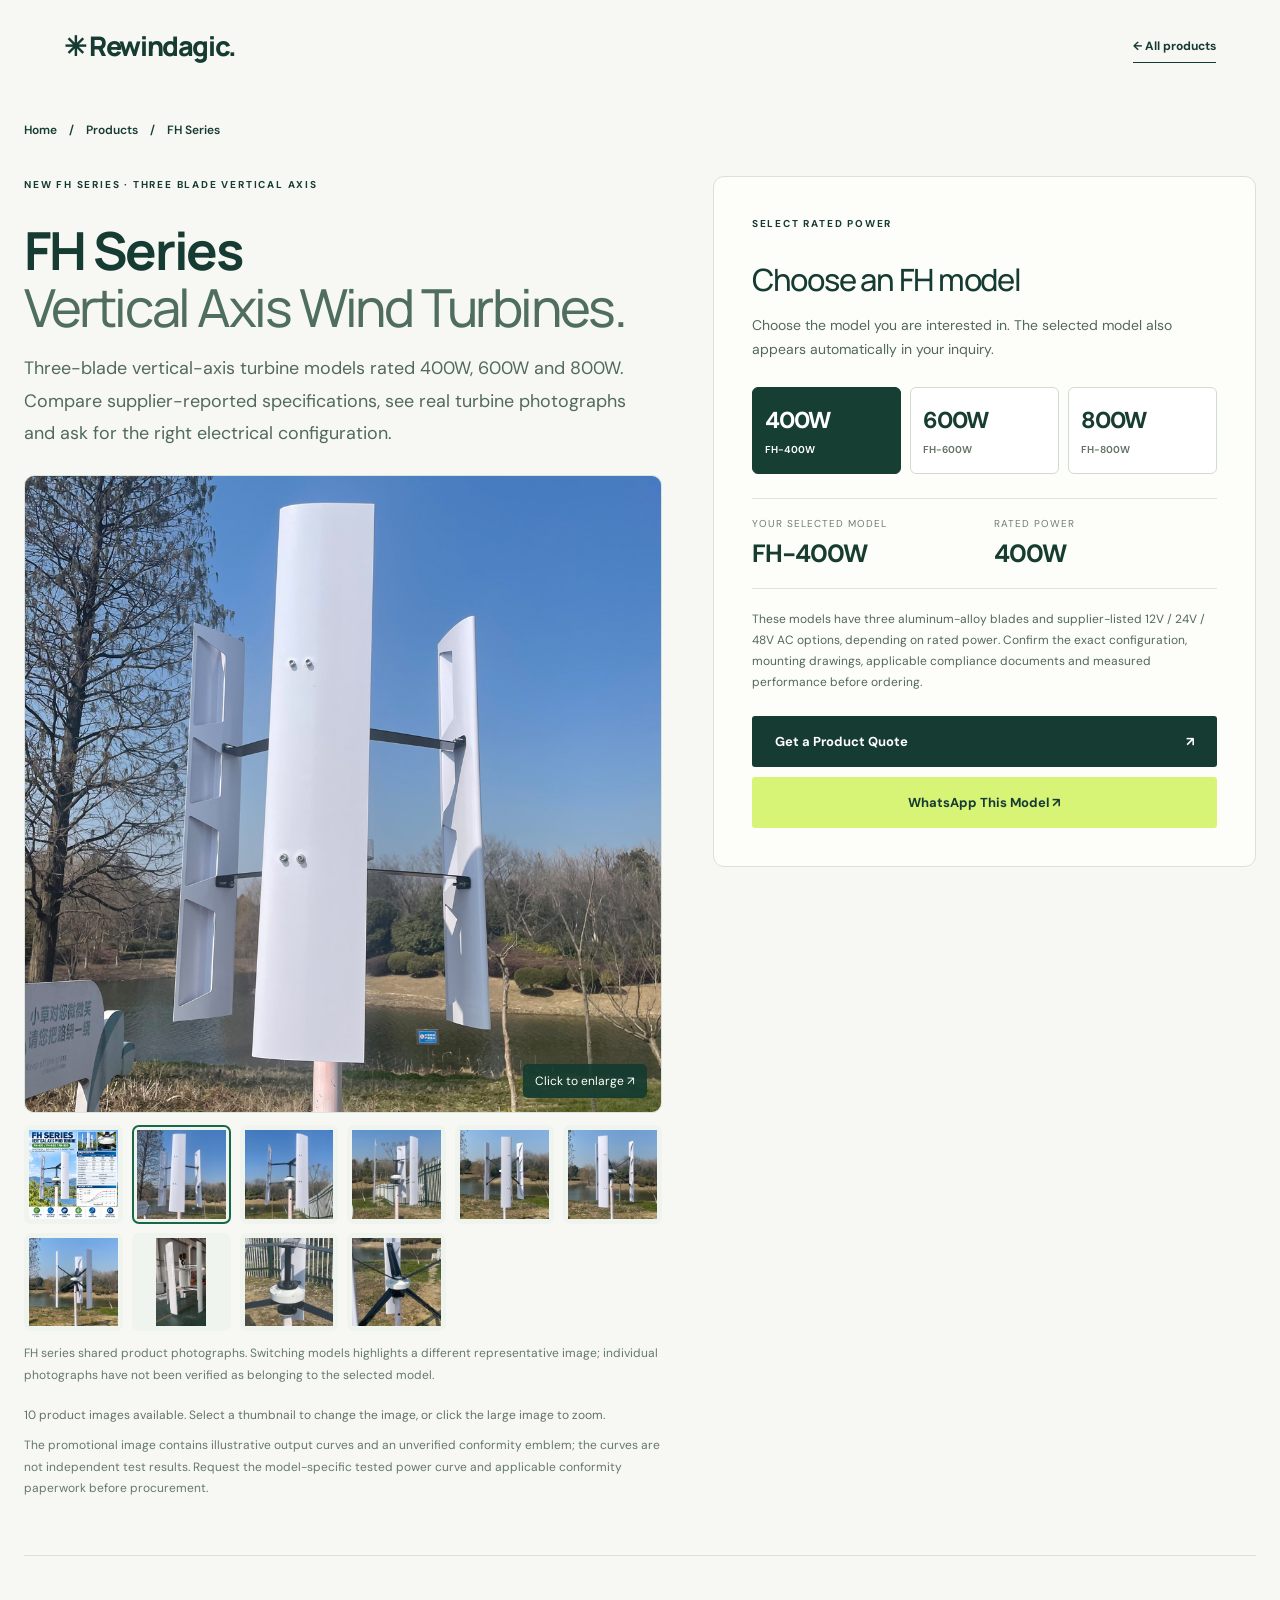
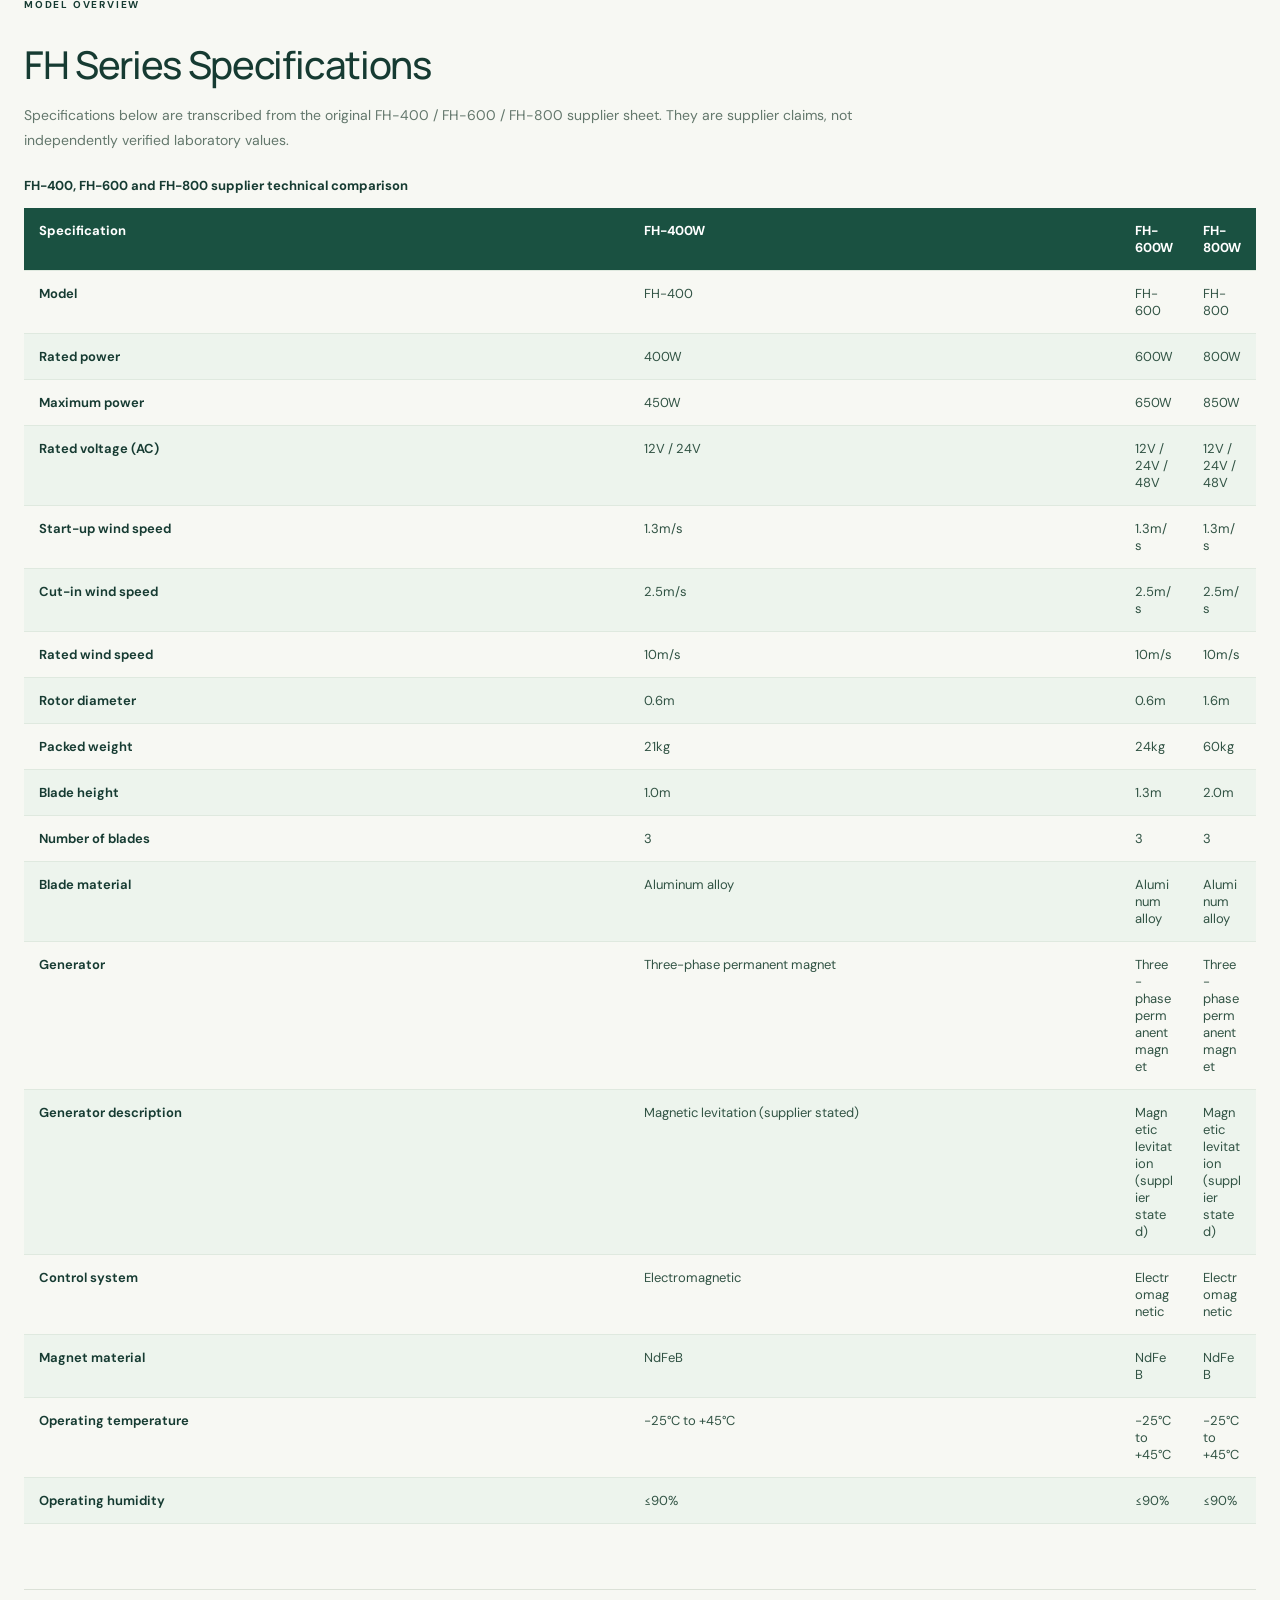
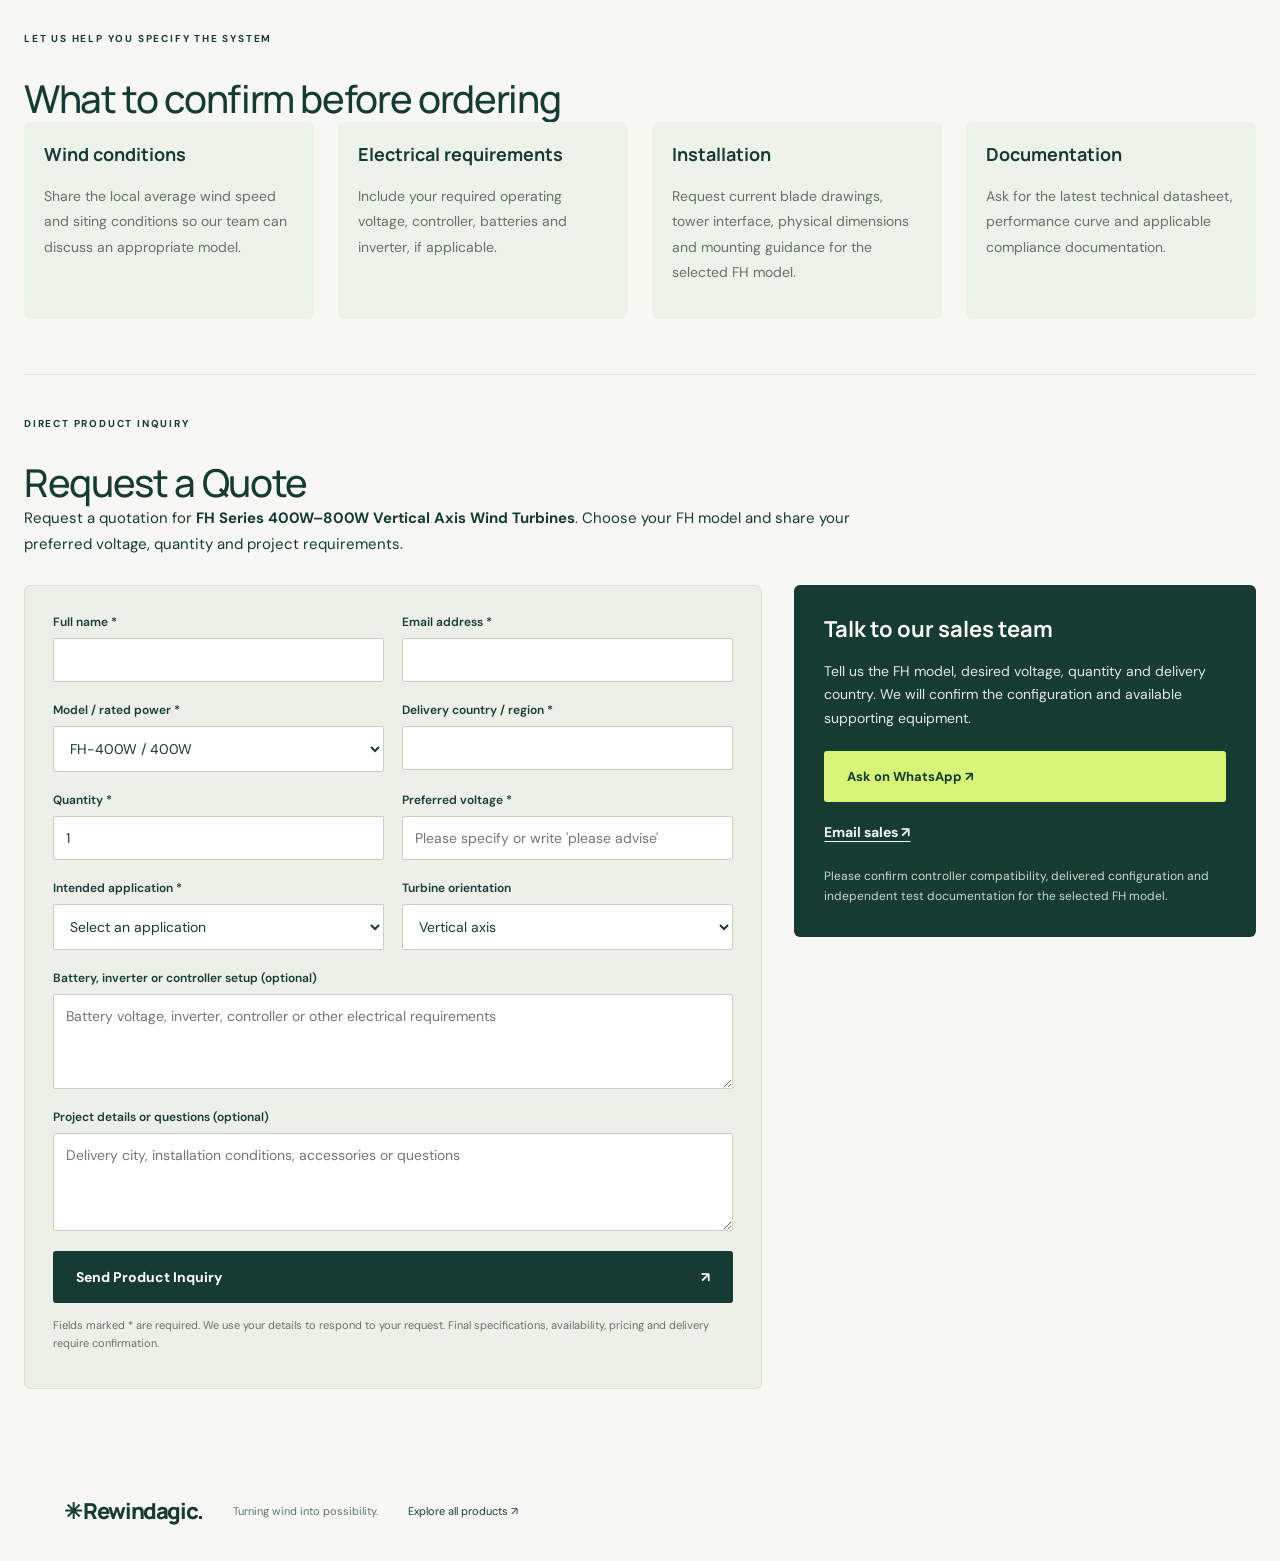
<file: fh-400w-600w-800w-wind-turbines.html>
<!doctype html>
<html lang="en">
<head>
<meta charset="utf-8">
<meta name="viewport" content="width=device-width, initial-scale=1">
<title>FH-400W / FH-600W / FH-800W Vertical Axis Wind Turbines | Rewindagic</title>
<meta name="description" content="Explore FH-400W, FH-600W and FH-800W wind turbine models. Choose a rated power, request confirmed specifications and ask for a tailored quote from Rewindagic.">
<link rel="canonical" href="https://rewindagic-wind-energy.netlify.app/fh-400w-600w-800w-wind-turbines.html">
<meta property="og:type" content="product">
<meta property="og:image" content="https://rewindagic-wind-energy.netlify.app/assets/products/fh-series-01-main-poster.png">
<meta property="og:title" content="FH Series Vertical Axis Wind Turbines | 400W · 600W · 800W | Rewindagic">
<meta property="og:description" content="Discover the FH series and request exact model specifications and a quote.">
<link rel="stylesheet" href="styles.css">
<link rel="stylesheet" href="product-detail.css">
<link rel="stylesheet" href="fh-series.css">
<script src="image-viewer.js" defer></script>
<script src="catalog-inquiry.js" defer></script>
<script src="fh-series.js" defer></script>
<script type="application/ld+json">{"@context":"https://schema.org","@type":"ProductGroup","name":"FH-400W / FH-600W / FH-800W Vertical Axis Wind Turbines","description":"Supplier-reported three-blade vertical-axis wind turbines, 400W 600W and 800W rated; verify model-specific electrical configuration and performance before ordering.","productGroupID":"fh-series-400-800","hasVariant":[{"@type":"Product","name":"FH-400W Wind Turbine","model":"FH-400W","additionalProperty":[{"@type":"PropertyValue","name":"Rated power","value":"400W"}]},{"@type":"Product","name":"FH-600W Wind Turbine","model":"FH-600W","additionalProperty":[{"@type":"PropertyValue","name":"Rated power","value":"600W"}]},{"@type":"Product","name":"FH-800W Wind Turbine","model":"FH-800W","additionalProperty":[{"@type":"PropertyValue","name":"Rated power","value":"800W"}]}],"category":"Vertical-axis wind turbine","image":["https://rewindagic-wind-energy.netlify.app/assets/products/fh-series-01-main-poster.png","https://rewindagic-wind-energy.netlify.app/assets/products/fh-series-02-turbine-front.jpg","https://rewindagic-wind-energy.netlify.app/assets/products/fh-series-03-turbine-angle.jpg","https://rewindagic-wind-energy.netlify.app/assets/products/fh-series-04-turbine-side.jpg","https://rewindagic-wind-energy.netlify.app/assets/products/fh-series-05-outdoor-view.jpg","https://rewindagic-wind-energy.netlify.app/assets/products/fh-series-06-outdoor-rear.jpg","https://rewindagic-wind-energy.netlify.app/assets/products/fh-series-07-outdoor-side.jpg","https://rewindagic-wind-energy.netlify.app/assets/products/fh-series-08-factory-unit.jpg","https://rewindagic-wind-energy.netlify.app/assets/products/fh-series-09-generator-closeup.jpg","https://rewindagic-wind-energy.netlify.app/assets/products/fh-series-10-blade-mount.jpg","https://rewindagic-wind-energy.netlify.app/assets/products/fh-series-11-supplier-spec-sheet.png"]}</script>
</head>
<body class="turbine-page fh-series-page">
<header><a class="brand" href="index.html">✳ Rewindagic.</a><a class="text-link" href="index.html#products">← All products</a></header>
<main class="section turbine-detail">
<nav class="breadcrumbs" aria-label="Breadcrumb"><a href="index.html">Home</a><span aria-hidden="true">/</span><a href="index.html#products">Products</a><span aria-hidden="true">/</span><span>FH Series</span></nav>
<div class="fh-hero">
<section class="fh-hero-media" aria-labelledby="fh-title">
<p class="eyebrow">NEW FH SERIES · THREE BLADE VERTICAL AXIS</p>
<h1 id="fh-title">FH Series <span>Vertical Axis Wind Turbines.</span></h1>
<p class="fh-lead">Three-blade vertical-axis turbine models rated 400W, 600W and 800W. Compare supplier-reported specifications, see real turbine photographs and ask for the right electrical configuration.</p>
<div class="fh-photo-gallery" id="fh-photo-gallery">
<div class="fh-photo-loaded" id="fh-photo-loaded">
<button type="button" class="fh-photo-main" id="fh-photo-main" aria-label="Enlarge FH wind turbine image">
<img id="fh-photo-image" src="assets/products/fh-series-02-turbine-front.jpg" alt="FH vertical-axis wind turbine outdoors, front view" width="1254" height="1254" fetchpriority="high">
<span>Click to enlarge ↗</span></button>
<div class="fh-photo-thumbs" id="fh-photo-thumbs" role="group" aria-label="FH turbine image gallery"></div>
<p class="fh-photo-caption">FH series shared product photographs. Switching models highlights a different representative image; individual photographs have not been verified as belonging to the selected model.</p>
</div>
<div id="fh-photo-placeholder" hidden><!-- Fallback promotional illustration: visible only until original files are uploaded -->
<div class="fh-cover" aria-label="FH Series product family, 400W, 600W and 800W">
<div class="fh-cover-top"><strong>REWINDAGIC / FH SERIES</strong><span>WIND ENERGY PRODUCTS</span></div>
<div class="fh-cover-center">
<span class="fh-overline">THREE PRODUCT MODELS</span>
<div class="fh-big-number">400<span>W</span> <em>–</em> 800<span>W</span></div>
<div class="fh-line"></div>
<div class="fh-pill-row"><span>FH-400W</span><span>FH-600W</span><span>FH-800W</span></div>
</div>
<div class="fh-cover-bottom"><span>SPECIFICATIONS BY REQUEST</span><span>REWINDAGIC</span></div>
</div></div></div>
<div class="fh-pending" id="fh-gallery-status" role="status">FH series product photos. Select a thumbnail to view more angles.</div>
<p class="fh-compliance-note">The promotional image contains illustrative output curves and an unverified conformity emblem; the curves are not independent test results. Request the model-specific tested power curve and applicable conformity paperwork before procurement.</p>
</section>
<section class="fh-config" aria-labelledby="fh-config-title">
<p class="eyebrow">SELECT RATED POWER</p>
<h2 id="fh-config-title">Choose an FH model</h2>
<p>Choose the model you are interested in. The selected model also appears automatically in your inquiry.</p>
<div class="fh-model-options" role="group" aria-label="Select FH series rated power">
<button type="button" class="fh-option active" data-fh="FH-400W" aria-pressed="true"><span>400W</span><small>FH-400W</small></button>
<button type="button" class="fh-option" data-fh="FH-600W" aria-pressed="false"><span>600W</span><small>FH-600W</small></button>
<button type="button" class="fh-option" data-fh="FH-800W" aria-pressed="false"><span>800W</span><small>FH-800W</small></button>
</div>
<div class="fh-choice-display">
<div><small>YOUR SELECTED MODEL</small><strong id="fh-model-selected" aria-live="polite">FH-400W</strong></div>
<div><small>RATED POWER</small><strong id="fh-power-selected">400W</strong></div>
</div>
<p class="fh-intro-note">These models have three aluminum-alloy blades and supplier-listed 12V / 24V / 48V AC options, depending on rated power. Confirm the exact configuration, mounting drawings, applicable compliance documents and measured performance before ordering.</p>
<a class="button dark fh-quote-link" href="#product-inquiry">Get a Product Quote <span aria-hidden="true">↗</span></a><a class="button lime fh-whatsapp-quote" id="fh-whatsapp-quote" href="https://wa.me/8619825532559" target="_blank" rel="noopener noreferrer">WhatsApp This Model ↗</a>
</section>
</div>
<section class="turbine-section" aria-labelledby="fh-spec-heading">
<p class="eyebrow">MODEL OVERVIEW</p>
<h2 id="fh-spec-heading">FH Series Specifications</h2>
<p class="fh-section-description">Specifications below are transcribed from the original FH-400 / FH-600 / FH-800 supplier sheet. They are supplier claims, not independently verified laboratory values.</p>
<div class="fh-table-scroll" tabindex="0" role="region" aria-label="FH model comparison table">
<table class="spec-table fh-spec-table"><caption>FH-400, FH-600 and FH-800 supplier technical comparison</caption>
<thead><tr><th scope="col">Specification</th><th scope="col">FH-400W</th><th scope="col">FH-600W</th><th scope="col">FH-800W</th></tr></thead>
<tbody><tr><th scope="row">Model</th><td>FH-400</td><td>FH-600</td><td>FH-800</td></tr>
<tr><th scope="row">Rated power</th><td>400W</td><td>600W</td><td>800W</td></tr>
<tr><th scope="row">Maximum power</th><td>450W</td><td>650W</td><td>850W</td></tr>
<tr><th scope="row">Rated voltage (AC)</th><td>12V / 24V</td><td>12V / 24V / 48V</td><td>12V / 24V / 48V</td></tr>
<tr><th scope="row">Start-up wind speed</th><td>1.3m/s</td><td>1.3m/s</td><td>1.3m/s</td></tr>
<tr><th scope="row">Cut-in wind speed</th><td>2.5m/s</td><td>2.5m/s</td><td>2.5m/s</td></tr>
<tr><th scope="row">Rated wind speed</th><td>10m/s</td><td>10m/s</td><td>10m/s</td></tr>
<tr><th scope="row">Rotor diameter</th><td>0.6m</td><td>0.6m</td><td>1.6m</td></tr>
<tr><th scope="row">Packed weight</th><td>21kg</td><td>24kg</td><td>60kg</td></tr>
<tr><th scope="row">Blade height</th><td>1.0m</td><td>1.3m</td><td>2.0m</td></tr>
<tr><th scope="row">Number of blades</th><td>3</td><td>3</td><td>3</td></tr>
<tr><th scope="row">Blade material</th><td>Aluminum alloy</td><td>Aluminum alloy</td><td>Aluminum alloy</td></tr>
<tr><th scope="row">Generator</th><td>Three-phase permanent magnet</td><td>Three-phase permanent magnet</td><td>Three-phase permanent magnet</td></tr>
<tr><th scope="row">Generator description</th><td>Magnetic levitation (supplier stated)</td><td>Magnetic levitation (supplier stated)</td><td>Magnetic levitation (supplier stated)</td></tr>
<tr><th scope="row">Control system</th><td>Electromagnetic</td><td>Electromagnetic</td><td>Electromagnetic</td></tr>
<tr><th scope="row">Magnet material</th><td>NdFeB</td><td>NdFeB</td><td>NdFeB</td></tr>
<tr><th scope="row">Operating temperature</th><td>−25°C to +45°C</td><td>−25°C to +45°C</td><td>−25°C to +45°C</td></tr>
<tr><th scope="row">Operating humidity</th><td>≤90%</td><td>≤90%</td><td>≤90%</td></tr></tbody>
</table>
</div>
</section>
<section class="turbine-section" aria-labelledby="fh-project-heading">
<p class="eyebrow">LET US HELP YOU SPECIFY THE SYSTEM</p>
<h2 id="fh-project-heading">What to confirm before ordering</h2>
<div class="feature-grid">
<article><h3>Wind conditions</h3><p>Share the local average wind speed and siting conditions so our team can discuss an appropriate model.</p></article>
<article><h3>Electrical requirements</h3><p>Include your required operating voltage, controller, batteries and inverter, if applicable.</p></article>
<article><h3>Installation</h3><p>Request current blade drawings, tower interface, physical dimensions and mounting guidance for the selected FH model.</p></article>
<article><h3>Documentation</h3><p>Ask for the latest technical datasheet, performance curve and applicable compliance documentation.</p></article>
</div>
</section>
<section class="turbine-section catalog-quote-section" id="product-inquiry" aria-labelledby="catalog-quote-heading">
<p class="eyebrow">DIRECT PRODUCT INQUIRY</p><h2 id="catalog-quote-heading">Request a Quote</h2>
<p>Request a quotation for <strong id="catalog-quote-product">FH Series 400W–800W Vertical Axis Wind Turbines</strong>. Choose your FH model and share your preferred voltage, quantity and project requirements.</p>
<div class="catalog-quote-layout">
<form class="catalog-quote-form" id="catalog-inquiry-form" name="catalog-product-inquiry" method="POST" action="/thank-you.html" data-netlify="true" netlify-honeypot="bot-field">
<input type="hidden" name="form-name" value="catalog-product-inquiry">
<input type="hidden" name="product" id="catalog-form-product" value="FH Series 400W–800W Wind Turbines">
<input type="hidden" name="product-id" id="catalog-form-product-id" value="fh-series-400-800">
<p class="honeypot" aria-hidden="true"><label>Leave this field empty<input name="bot-field" tabindex="-1" autocomplete="off"></label></p>
<div class="catalog-form-grid">
<div><label for="catalog-name">Full name *</label><input id="catalog-name" name="name" autocomplete="name" maxlength="120" required></div>
<div><label for="catalog-email">Email address *</label><input id="catalog-email" name="email" type="email" autocomplete="email" maxlength="254" required></div>
<div><label for="catalog-power">Model / rated power *</label><select id="catalog-power" name="power-option" required><option value="FH-400W / 400W">FH-400W / 400W</option><option value="FH-600W / 600W">FH-600W / 600W</option><option value="FH-800W / 800W">FH-800W / 800W</option></select></div>
<div><label for="catalog-country">Delivery country / region *</label><input id="catalog-country" name="country" autocomplete="country-name" maxlength="100" required></div>
<div><label for="catalog-quantity">Quantity *</label><input id="catalog-quantity" name="quantity" type="number" min="1" max="10000" step="1" value="1" required></div>
<div><label for="catalog-voltage">Preferred voltage *</label><input id="catalog-voltage" name="preferred-voltage" placeholder="Please specify or write 'please advise'" maxlength="80" required></div>
<div><label for="catalog-application">Intended application *</label><select id="catalog-application" name="application" required><option value="">Select an application</option><option>Off-grid home / cabin</option><option>Farm / rural property</option><option>Wind-solar hybrid system</option><option>Generator / equipment integration</option><option>Other / not sure yet</option></select></div>
<div><label for="catalog-orientation">Turbine orientation</label><select id="catalog-orientation" name="preferred-orientation"><option value="Vertical axis">Vertical axis</option></select></div>
</div>
<label for="catalog-setup">Battery, inverter or controller setup (optional)</label><textarea id="catalog-setup" name="system-setup" rows="3" maxlength="1500" placeholder="Battery voltage, inverter, controller or other electrical requirements"></textarea>
<label for="catalog-message">Project details or questions (optional)</label><textarea id="catalog-message" name="message" rows="4" maxlength="3000" placeholder="Delivery city, installation conditions, accessories or questions"></textarea>
<button class="button dark catalog-submit" type="submit">Send Product Inquiry <span aria-hidden="true">↗</span></button>
<p class="form-note">Fields marked * are required. We use your details to respond to your request. Final specifications, availability, pricing and delivery require confirmation.</p><p id="catalog-form-status" role="status" aria-live="polite"></p>
</form>
<aside class="catalog-contact-aside"><h3>Talk to our sales team</h3><p>Tell us the FH model, desired voltage, quantity and delivery country. We will confirm the configuration and available supporting equipment.</p><a class="button lime catalog-whatsapp-link" href="https://wa.me/8619825532559" target="_blank" rel="noopener noreferrer">Ask on WhatsApp ↗</a><a class="catalog-email-link" href="mailto:1683750532@qq.com">Email sales ↗</a><p class="catalog-sales-note">Please confirm controller compatibility, delivered configuration and independent test documentation for the selected FH model.</p></aside>
</div></section>


</main>
<footer><a class="brand" href="index.html">✳ Rewindagic.</a><span>Turning wind into possibility.</span><a href="index.html#products">Explore all products ↗</a></footer>
<dialog class="image-viewer" id="image-lightbox" aria-labelledby="lightbox-caption">
<button class="lightbox-close" type="button" aria-label="Close enlarged image">✕</button>
<div class="viewer-toolbar"><button class="viewer-zoom" type="button" aria-pressed="false">View at full size</button><a class="viewer-original" target="_blank" rel="noopener">Open original image ↗</a></div>
<div class="lightbox-viewport"><img class="viewer-image" alt=""></div><p id="lightbox-caption" class="viewer-caption"></p>
</dialog>
</body>
</html>
</file>
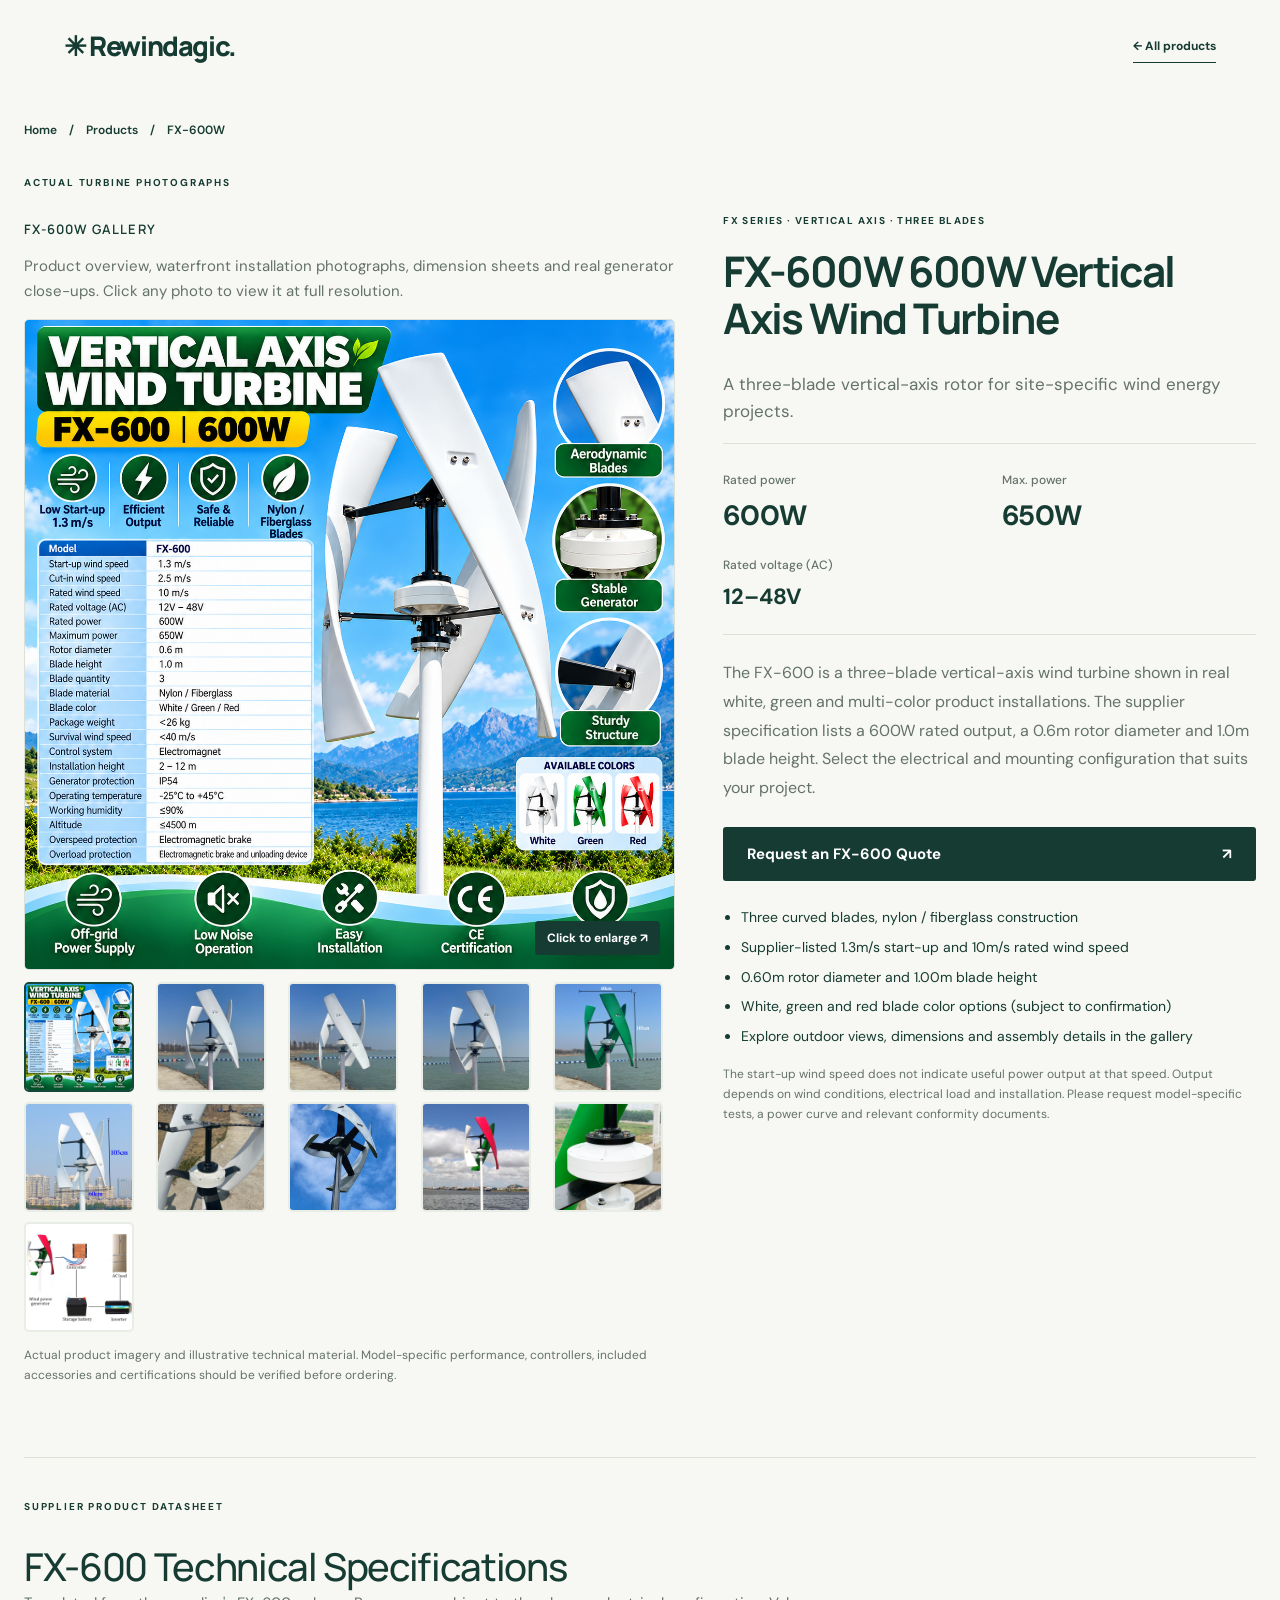
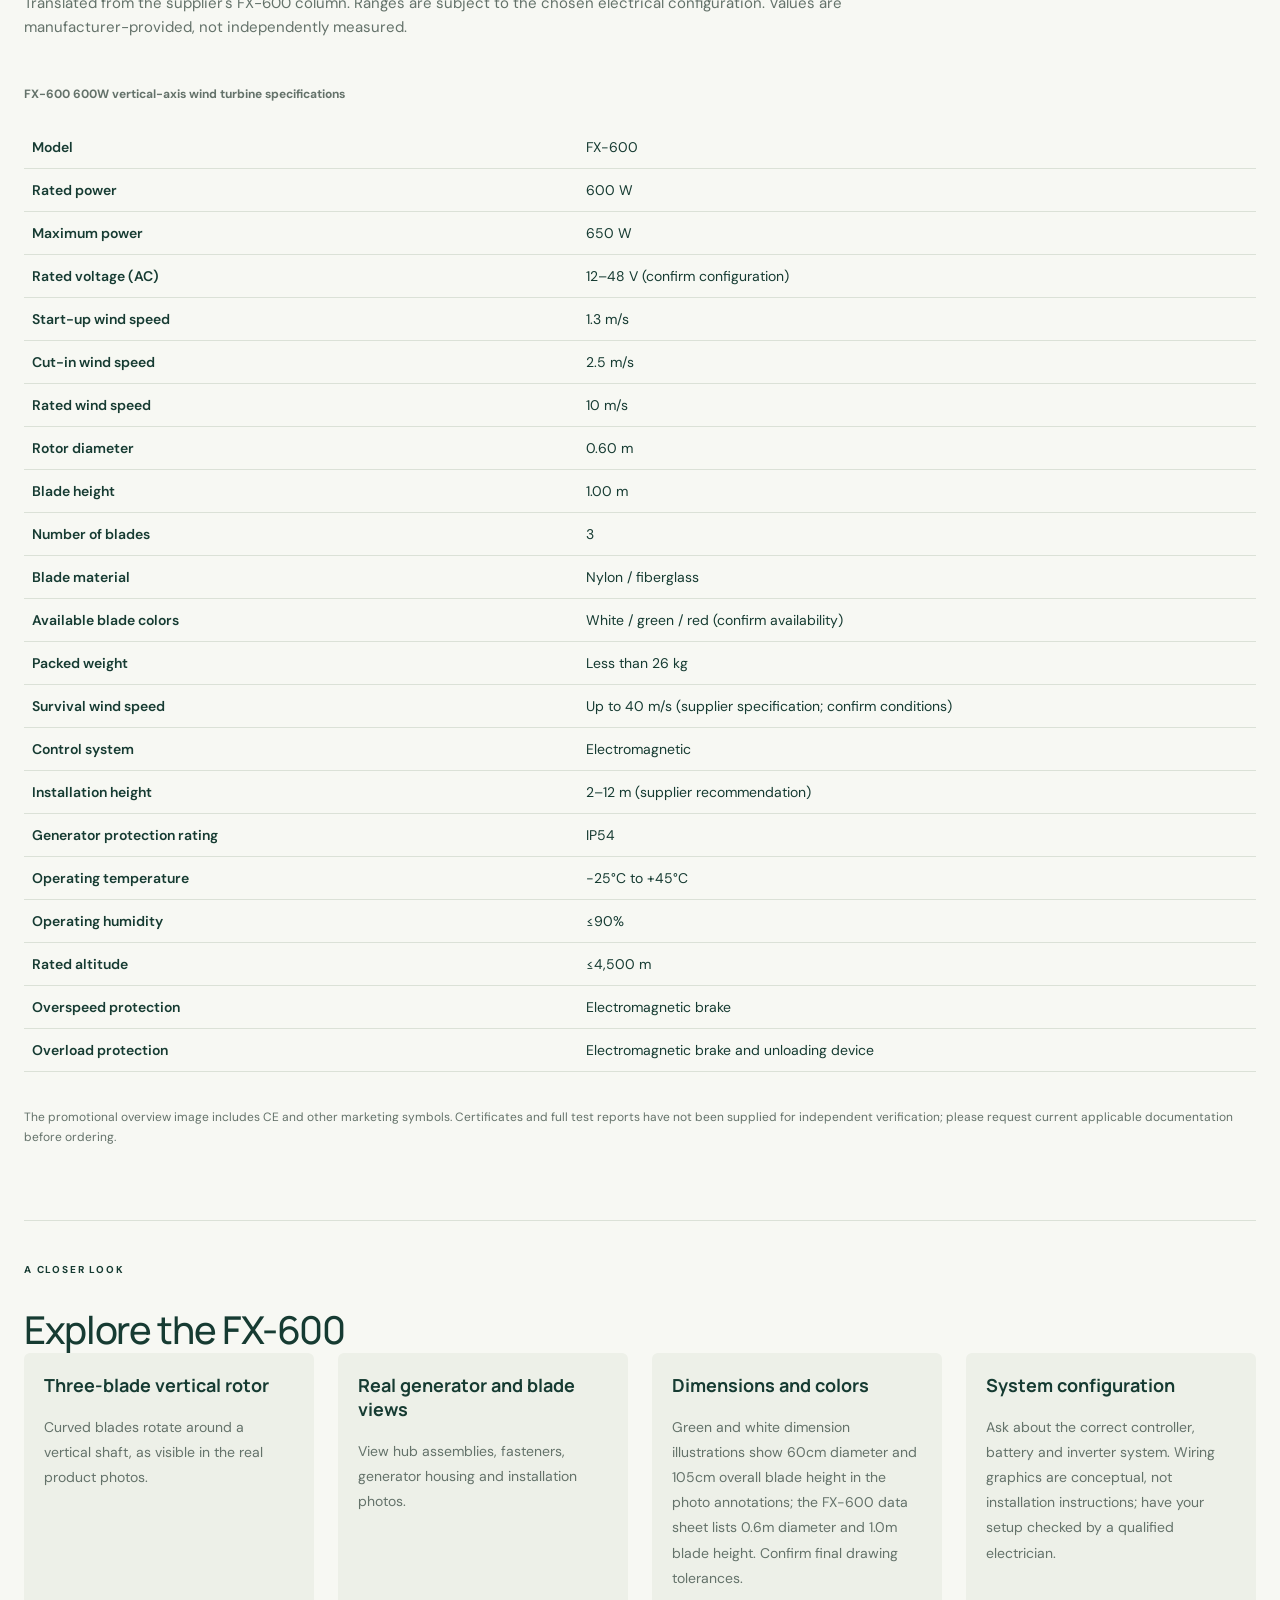
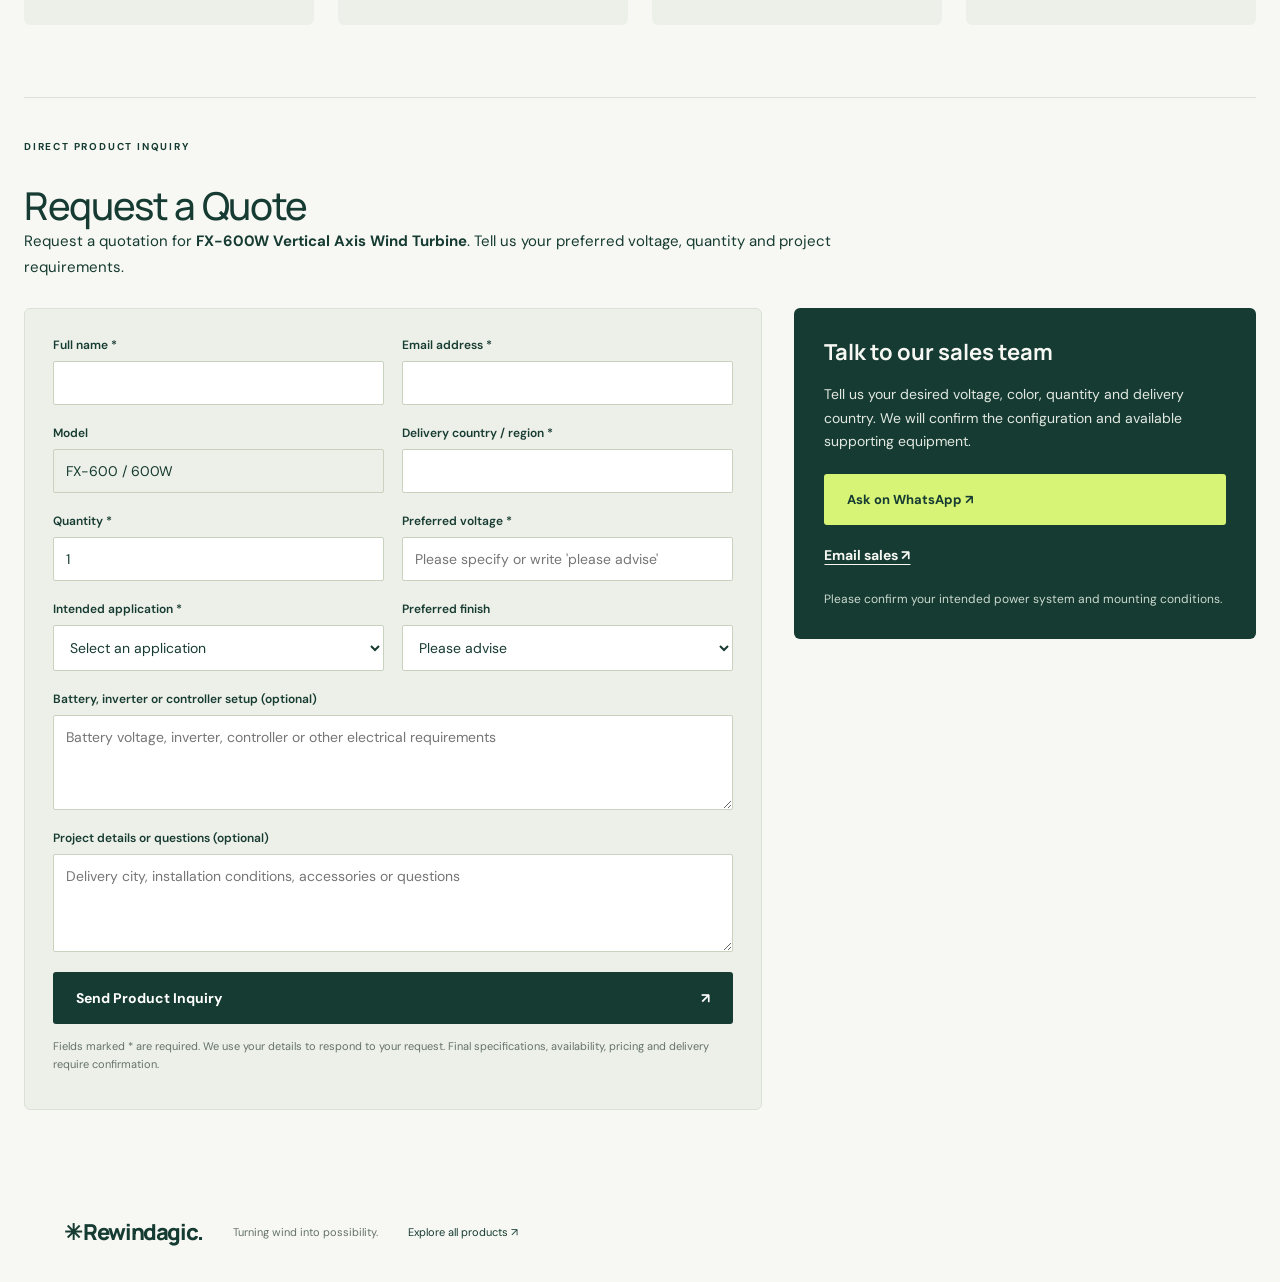
<file: fx-600w-vertical-axis-wind-turbine.html>
<!DOCTYPE html>
<html lang="en">
<head>
<meta charset="UTF-8"><meta name="viewport" content="width=device-width,initial-scale=1">
<title>FX-600W 600W Vertical Axis Wind Turbine | Rewindagic</title>
<meta name="description" content="FX-600 three-blade vertical-axis 600W wind turbine. View white, green and red turbine photos, actual dimensions, generator close-ups, technical specifications and request a quotation.">
<link rel="canonical" href="https://rewindagic-wind-energy.netlify.app/fx-600w-vertical-axis-wind-turbine.html">
<meta property="og:type" content="product">
<meta property="og:title" content="FX-600W 600W Vertical Axis Wind Turbine | Rewindagic">
<meta property="og:description" content="Real FX-600 outdoor photographs, technical parameters and product inquiry.">
<meta property="og:image" content="https://rewindagic-wind-energy.netlify.app/assets/products/fx-600w-main.png">
<meta name="twitter:card" content="summary_large_image">
<link rel="stylesheet" href="styles.css"><link rel="stylesheet" href="product-detail.css"><link rel="stylesheet" href="vertical-series.css"><link rel="stylesheet" href="fx600-turbine.css">
<script src="image-viewer.js" defer></script><script src="catalog-inquiry.js" defer></script><script src="fx600-turbine.js" defer></script>
<script type="application/ld+json">{"@context":"https://schema.org","@type":"Product","name":"FX-600W 600W Vertical Axis Wind Turbine","model":"FX-600","category":"Vertical-axis wind turbine","description":"Three-blade vertical-axis FX-600 wind turbine, rated 600W, supplier-specified 12–48V AC options; request exact configuration and verified documentation.","image":["https://rewindagic-wind-energy.netlify.app/assets/products/fx-600w-main.png","https://rewindagic-wind-energy.netlify.app/assets/products/fx-600w-outdoor-front.jpg","https://rewindagic-wind-energy.netlify.app/assets/products/fx-600w-outdoor-angle.jpg","https://rewindagic-wind-energy.netlify.app/assets/products/fx-600w-outdoor-side.jpg","https://rewindagic-wind-energy.netlify.app/assets/products/fx-600w-green-dimensions.jpg","https://rewindagic-wind-energy.netlify.app/assets/products/fx-600w-white-dimensions.jpg","https://rewindagic-wind-energy.netlify.app/assets/products/fx-600w-blade-hub-detail.jpg","https://rewindagic-wind-energy.netlify.app/assets/products/fx-600w-bottom-view.jpg","https://rewindagic-wind-energy.netlify.app/assets/products/fx-600w-color-options.jpg","https://rewindagic-wind-energy.netlify.app/assets/products/fx-600w-generator-detail.jpg","https://rewindagic-wind-energy.netlify.app/assets/products/fx-600w-system-diagram.jpg"],"additionalProperty":[{"@type":"PropertyValue","name":"Model","value":"FX-600"},{"@type":"PropertyValue","name":"Rated power","value":"600 W"},{"@type":"PropertyValue","name":"Maximum power","value":"650 W"},{"@type":"PropertyValue","name":"Rated voltage (AC)","value":"12–48 V (confirm configuration)"},{"@type":"PropertyValue","name":"Start-up wind speed","value":"1.3 m/s"},{"@type":"PropertyValue","name":"Cut-in wind speed","value":"2.5 m/s"},{"@type":"PropertyValue","name":"Rated wind speed","value":"10 m/s"},{"@type":"PropertyValue","name":"Rotor diameter","value":"0.60 m"},{"@type":"PropertyValue","name":"Blade height","value":"1.00 m"},{"@type":"PropertyValue","name":"Number of blades","value":"3"},{"@type":"PropertyValue","name":"Blade material","value":"Nylon / fiberglass"},{"@type":"PropertyValue","name":"Available blade colors","value":"White / green / red (confirm availability)"},{"@type":"PropertyValue","name":"Packed weight","value":"Less than 26 kg"},{"@type":"PropertyValue","name":"Survival wind speed","value":"Up to 40 m/s (supplier specification; confirm conditions)"}]}</script>
</head>
<body class="turbine-page vertical-series-page fx600-page">
<header><a class="brand" href="index.html">✳ Rewindagic.</a><a class="text-link" href="index.html#products">← All products</a></header>
<main class="section turbine-detail">
<nav class="breadcrumbs" aria-label="Breadcrumb"><a href="index.html">Home</a><span aria-hidden="true">/</span><a href="index.html#products">Products</a><span aria-hidden="true">/</span><span>FX-600W</span></nav>
<div class="turbine-hero">
<section id="gallery" aria-labelledby="gallery-heading">
<p class="eyebrow">ACTUAL TURBINE PHOTOGRAPHS</p><h2 id="gallery-heading">FX-600W gallery</h2>
<p class="series-section-intro">Product overview, waterfront installation photographs, dimension sheets and real generator close-ups. Click any photo to view it at full resolution.</p>
<div class="series-gallery" id="fx600-gallery">
<p class="asset-notice" id="fx600-image-notice" role="status">Full-resolution FX-600W photographs are being added to this product gallery.</p>
<button class="series-main-image" id="fx600-main-button" type="button" hidden aria-label="Enlarge FX-600W product image"><img id="fx600-main-photo" alt="" width="1254" height="1254"><span>Click to enlarge ↗</span></button>
<div class="series-thumbnails" id="fx600-thumbnails" role="group" aria-label="Product photo thumbnails"></div>
</div>
<p class="operating-note">Actual product imagery and illustrative technical material. Model-specific performance, controllers, included accessories and certifications should be verified before ordering.</p>
</section>
<section class="turbine-intro" aria-labelledby="product-title">
<p class="eyebrow">FX SERIES · VERTICAL AXIS · THREE BLADES</p>
<h1 id="product-title">FX-600W 600W Vertical Axis Wind Turbine</h1>
<p class="series-subheading">A three-blade vertical-axis rotor for site-specific wind energy projects.</p>
<dl class="turbine-highlights">
<div><dt>Rated power</dt><dd>600W</dd></div><div><dt>Max. power</dt><dd>650W</dd></div><div class="voltage-highlight"><dt>Rated voltage (AC)</dt><dd>12–48V</dd></div>
</dl>
<p class="turbine-lead">The FX-600 is a three-blade vertical-axis wind turbine shown in real white, green and multi-color product installations. The supplier specification lists a 600W rated output, a 0.6m rotor diameter and 1.0m blade height. Select the electrical and mounting configuration that suits your project.</p>
<a class="button dark" href="#product-inquiry">Request an FX-600 Quote <span aria-hidden="true">↗</span></a>
<ul class="turbine-summary">
<li>Three curved blades, nylon / fiberglass construction</li>
<li>Supplier-listed 1.3m/s start-up and 10m/s rated wind speed</li>
<li>0.60m rotor diameter and 1.00m blade height</li>
<li>White, green and red blade color options (subject to confirmation)</li>
<li>Explore outdoor views, dimensions and assembly details in the gallery</li>
</ul>
<p class="operating-note">The start-up wind speed does not indicate useful power output at that speed. Output depends on wind conditions, electrical load and installation. Please request model-specific tests, a power curve and relevant conformity documents.</p>
</section></div>
<section class="turbine-section" aria-labelledby="spec-heading">
<p class="eyebrow">SUPPLIER PRODUCT DATASHEET</p><h2 id="spec-heading">FX-600 Technical Specifications</h2>
<p class="series-section-intro">Translated from the supplier's FX-600 column. Ranges are subject to the chosen electrical configuration. Values are manufacturer-provided, not independently measured.</p>
<div class="series-table-scroll"><table class="spec-table series-spec-table">
<caption>FX-600 600W vertical-axis wind turbine specifications</caption>
<tbody><tr><th scope="row">Model</th><td>FX-600</td></tr>
<tr><th scope="row">Rated power</th><td>600 W</td></tr>
<tr><th scope="row">Maximum power</th><td>650 W</td></tr>
<tr><th scope="row">Rated voltage (AC)</th><td>12–48 V (confirm configuration)</td></tr>
<tr><th scope="row">Start-up wind speed</th><td>1.3 m/s</td></tr>
<tr><th scope="row">Cut-in wind speed</th><td>2.5 m/s</td></tr>
<tr><th scope="row">Rated wind speed</th><td>10 m/s</td></tr>
<tr><th scope="row">Rotor diameter</th><td>0.60 m</td></tr>
<tr><th scope="row">Blade height</th><td>1.00 m</td></tr>
<tr><th scope="row">Number of blades</th><td>3</td></tr>
<tr><th scope="row">Blade material</th><td>Nylon / fiberglass</td></tr>
<tr><th scope="row">Available blade colors</th><td>White / green / red (confirm availability)</td></tr>
<tr><th scope="row">Packed weight</th><td>Less than 26 kg</td></tr>
<tr><th scope="row">Survival wind speed</th><td>Up to 40 m/s (supplier specification; confirm conditions)</td></tr>
<tr><th scope="row">Control system</th><td>Electromagnetic</td></tr>
<tr><th scope="row">Installation height</th><td>2–12 m (supplier recommendation)</td></tr>
<tr><th scope="row">Generator protection rating</th><td>IP54</td></tr>
<tr><th scope="row">Operating temperature</th><td>−25°C to +45°C</td></tr>
<tr><th scope="row">Operating humidity</th><td>≤90%</td></tr>
<tr><th scope="row">Rated altitude</th><td>≤4,500 m</td></tr>
<tr><th scope="row">Overspeed protection</th><td>Electromagnetic brake</td></tr>
<tr><th scope="row">Overload protection</th><td>Electromagnetic brake and unloading device</td></tr></tbody></table></div>
<p class="operating-note">The promotional overview image includes CE and other marketing symbols. Certificates and full test reports have not been supplied for independent verification; please request current applicable documentation before ordering.</p>
</section>
<section class="turbine-section" aria-labelledby="features-heading">
<p class="eyebrow">A CLOSER LOOK</p><h2 id="features-heading">Explore the FX-600</h2>
<div class="feature-grid"><article><h3>Three-blade vertical rotor</h3><p>Curved blades rotate around a vertical shaft, as visible in the real product photos.</p></article><article><h3>Real generator and blade views</h3><p>View hub assemblies, fasteners, generator housing and installation photos.</p></article><article><h3>Dimensions and colors</h3><p>Green and white dimension illustrations show 60cm diameter and 105cm overall blade height in the photo annotations; the FX-600 data sheet lists 0.6m diameter and 1.0m blade height. Confirm final drawing tolerances.</p></article><article><h3>System configuration</h3><p>Ask about the correct controller, battery and inverter system. Wiring graphics are conceptual, not installation instructions; have your setup checked by a qualified electrician.</p></article></div>
</section>
<section class="turbine-section catalog-quote-section" id="product-inquiry" aria-labelledby="catalog-quote-heading">
<p class="eyebrow">DIRECT PRODUCT INQUIRY</p><h2 id="catalog-quote-heading">Request a Quote</h2>
<p>Request a quotation for <strong id="catalog-quote-product">FX-600W Vertical Axis Wind Turbine</strong>. Tell us your preferred voltage, quantity and project requirements.</p>
<div class="catalog-quote-layout">
<form class="catalog-quote-form" id="catalog-inquiry-form" name="catalog-product-inquiry" method="POST" action="/thank-you.html" data-netlify="true" netlify-honeypot="bot-field">
<input type="hidden" name="form-name" value="catalog-product-inquiry">
<input type="hidden" name="product" id="catalog-form-product" value="FX-600W Vertical Axis Wind Turbine">
<input type="hidden" name="product-id" id="catalog-form-product-id" value="vertical-fx-600">
<p class="honeypot" aria-hidden="true"><label>Leave this field empty<input name="bot-field" tabindex="-1" autocomplete="off"></label></p>
<div class="catalog-form-grid">
<div><label for="catalog-name">Full name *</label><input id="catalog-name" name="name" autocomplete="name" maxlength="120" required></div>
<div><label for="catalog-email">Email address *</label><input id="catalog-email" name="email" type="email" autocomplete="email" maxlength="254" required></div>
<div><label for="catalog-model">Model</label><input id="catalog-model" name="selected-model" value="FX-600 / 600W" readonly></div>
<div><label for="catalog-country">Delivery country / region *</label><input id="catalog-country" name="country" autocomplete="country-name" maxlength="100" required></div>
<div><label for="catalog-quantity">Quantity *</label><input id="catalog-quantity" name="quantity" type="number" min="1" max="10000" step="1" value="1" required></div>
<div><label for="catalog-voltage">Preferred voltage *</label><input id="catalog-voltage" name="preferred-voltage" placeholder="Please specify or write 'please advise'" maxlength="80" required></div>
<div><label for="catalog-application">Intended application *</label><select id="catalog-application" name="application" required><option value="">Select an application</option><option>Off-grid home / cabin</option><option>Farm / rural property</option><option>Wind-solar hybrid system</option><option>Generator / equipment integration</option><option>Other / not sure yet</option></select></div>
<div><label for="catalog-color">Preferred finish</label><select id="catalog-color" name="preferred-color"><option value="Please advise">Please advise</option><option value="White">White</option><option value="Green">Green</option><option value="Red">Red</option></select></div>
</div>
<label for="catalog-setup">Battery, inverter or controller setup (optional)</label><textarea id="catalog-setup" name="system-setup" rows="3" maxlength="1500" placeholder="Battery voltage, inverter, controller or other electrical requirements"></textarea>
<label for="catalog-message">Project details or questions (optional)</label><textarea id="catalog-message" name="message" rows="4" maxlength="3000" placeholder="Delivery city, installation conditions, accessories or questions"></textarea>
<button class="button dark catalog-submit" type="submit">Send Product Inquiry <span aria-hidden="true">↗</span></button>
<p class="form-note">Fields marked * are required. We use your details to respond to your request. Final specifications, availability, pricing and delivery require confirmation.</p><p id="catalog-form-status" role="status" aria-live="polite"></p>
</form>
<aside class="catalog-contact-aside"><h3>Talk to our sales team</h3><p>Tell us your desired voltage, color, quantity and delivery country. We will confirm the configuration and available supporting equipment.</p><a class="button lime catalog-whatsapp-link" href="https://wa.me/8619825532553" target="_blank" rel="noopener noreferrer">Ask on WhatsApp ↗</a><a class="catalog-email-link" href="mailto:1683750532@qq.com">Email sales ↗</a><p class="catalog-sales-note">Please confirm your intended power system and mounting conditions.</p></aside>
</div></section>

</main>
<footer><a class="brand" href="index.html">✳ Rewindagic.</a><span>Turning wind into possibility.</span><a href="index.html#products">Explore all products ↗</a></footer>
<dialog class="image-viewer" id="image-lightbox" aria-labelledby="lightbox-caption"><button class="lightbox-close" type="button" aria-label="Close enlarged image">✕</button><div class="viewer-toolbar"><button class="viewer-zoom" type="button" aria-pressed="false">View at full size</button><a class="viewer-original" target="_blank" rel="noopener">Open original image ↗</a></div><div class="lightbox-viewport"><img class="viewer-image" alt=""></div><p id="lightbox-caption" class="viewer-caption"></p></dialog>
</body></html>
</file>
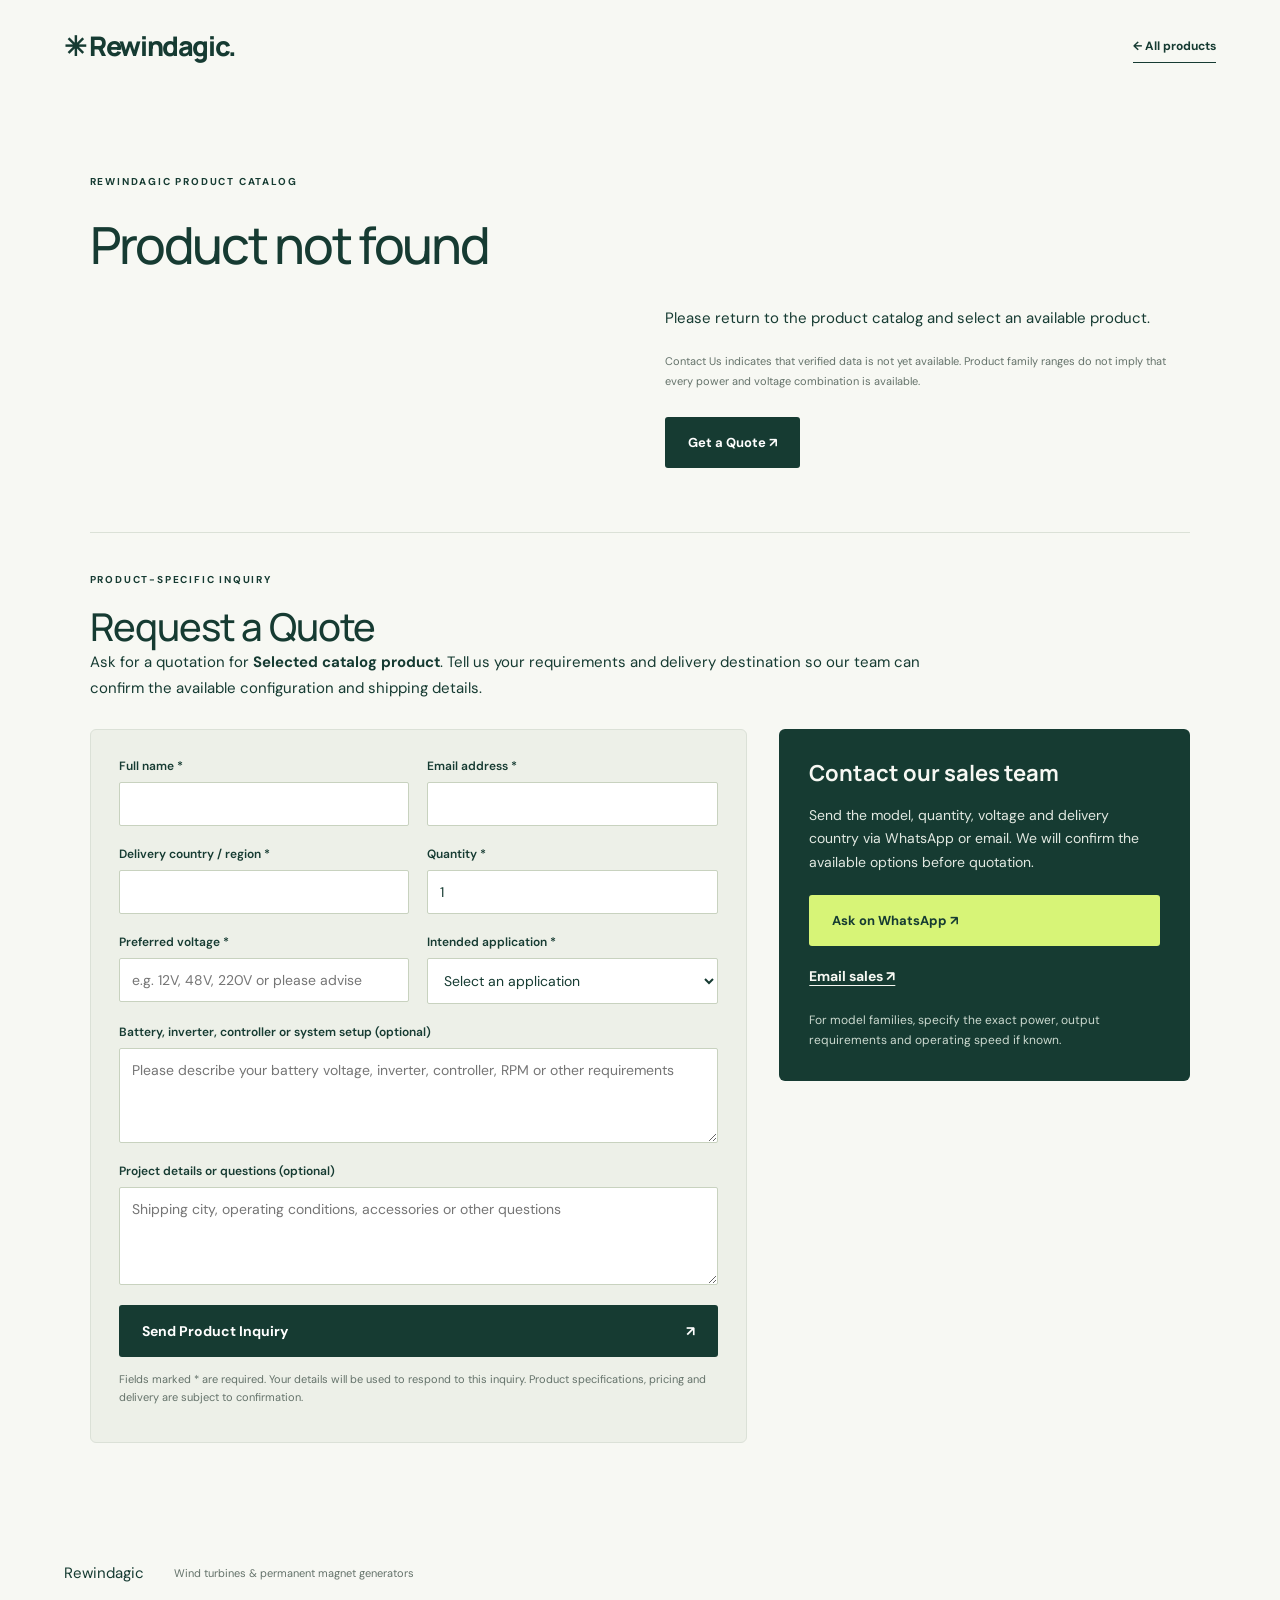
<file: product.html>
<!DOCTYPE html><html lang="en"><head><meta charset="UTF-8"><meta name="viewport" content="width=device-width, initial-scale=1"><title>Product Specifications | Rewindagic</title><meta name="description" content="View Rewindagic wind turbine and permanent magnet generator specifications and request a quotation."><meta name="keywords" content="Rewindagic, wind turbine specifications, permanent magnet generator"><link rel="stylesheet" href="styles.css"><link rel="stylesheet" href="product-detail.css"><script src="products.js" defer></script><script src="product.js" defer></script><script src="catalog-inquiry.js" defer></script></head><body><header><a class="brand" href="index.html">✳ Rewindagic.</a><a class="text-link" href="index.html#products">← All products</a></header><main class="section product-detail"><p class="eyebrow">REWINDAGIC PRODUCT CATALOG</p><h1 id="detail-title">Product specifications</h1><div class="detail-layout"><div id="detail-image"></div><div><p id="detail-description">Choose a product from our catalog to view its specifications.</p><table class="spec-table" id="detail-table" hidden><caption>Technical specifications</caption><tbody id="detail-specs"></tbody></table><p class="product-note">Contact Us indicates that verified data is not yet available. Product family ranges do not imply that every power and voltage combination is available.</p><a id="detail-quote" class="button dark" href="#product-inquiry">Get a Quote ↗</a></div></div><section class="turbine-section catalog-quote-section" id="product-inquiry" aria-labelledby="catalog-quote-heading">
<p class="eyebrow">PRODUCT-SPECIFIC INQUIRY</p>
<h2 id="catalog-quote-heading">Request a Quote</h2>
<p>Ask for a quotation for <strong id="catalog-quote-product">Selected catalog product</strong>. Tell us your requirements and delivery destination so our team can confirm the available configuration and shipping details.</p>
<div class="catalog-quote-layout">
<form class="catalog-quote-form" id="catalog-inquiry-form" name="catalog-product-inquiry" method="POST" action="/thank-you.html" data-netlify="true" netlify-honeypot="bot-field">
<input type="hidden" name="form-name" value="catalog-product-inquiry">
<input type="hidden" name="product" id="catalog-form-product" value="Selected catalog product">
<input type="hidden" name="product-id" id="catalog-form-product-id" value="catalog-product">
<p class="honeypot" aria-hidden="true"><label>Leave this field empty<input name="bot-field" tabindex="-1" autocomplete="off"></label></p>
<div class="catalog-form-grid">
<div><label for="catalog-name">Full name <span aria-hidden="true">*</span></label><input id="catalog-name" name="name" autocomplete="name" maxlength="120" required></div>
<div><label for="catalog-email">Email address <span aria-hidden="true">*</span></label><input id="catalog-email" name="email" type="email" autocomplete="email" maxlength="254" required></div>
<div><label for="catalog-country">Delivery country / region <span aria-hidden="true">*</span></label><input id="catalog-country" name="country" autocomplete="country-name" maxlength="100" required></div>
<div><label for="catalog-quantity">Quantity <span aria-hidden="true">*</span></label><input id="catalog-quantity" name="quantity" type="number" min="1" max="10000" step="1" value="1" required></div>
<div><label for="catalog-voltage">Preferred voltage <span aria-hidden="true">*</span></label><input id="catalog-voltage" name="preferred-voltage" placeholder="e.g. 12V, 48V, 220V or please advise" maxlength="80" required></div>
<div><label for="catalog-application">Intended application <span aria-hidden="true">*</span></label><select id="catalog-application" name="application" required>
<option value="">Select an application</option><option>Off-grid home / cabin</option><option>Farm / rural property</option><option>Wind-solar hybrid system</option><option>Generator / equipment integration</option><option>Other / not sure yet</option>
</select></div>
</div>
<label for="catalog-setup">Battery, inverter, controller or system setup (optional)</label><textarea id="catalog-setup" name="system-setup" rows="3" maxlength="1500" placeholder="Please describe your battery voltage, inverter, controller, RPM or other requirements"></textarea>
<label for="catalog-message">Project details or questions (optional)</label><textarea id="catalog-message" name="message" rows="4" maxlength="3000" placeholder="Shipping city, operating conditions, accessories or other questions"></textarea>
<button class="button dark catalog-submit" type="submit">Send Product Inquiry <span aria-hidden="true">↗</span></button>
<p class="form-note">Fields marked * are required. Your details will be used to respond to this inquiry. Product specifications, pricing and delivery are subject to confirmation.</p>
<p id="catalog-form-status" role="status" aria-live="polite"></p>
</form>
<aside class="catalog-contact-aside" aria-label="Other ways to contact sales">
<h3>Contact our sales team</h3>
<p>Send the model, quantity, voltage and delivery country via WhatsApp or email. We will confirm the available options before quotation.</p>
<a class="button lime catalog-whatsapp-link" href="https://wa.me/8619825532553" target="_blank" rel="noopener noreferrer">Ask on WhatsApp ↗</a>
<a class="catalog-email-link" href="mailto:1683750532@qq.com">Email sales ↗</a>
<p class="catalog-sales-note">For model families, specify the exact power, output requirements and operating speed if known.</p>
</aside>
</div>
</section></main><footer><a href="index.html">Rewindagic</a><span>Wind turbines & permanent magnet generators</span></footer></body></html>
</file>
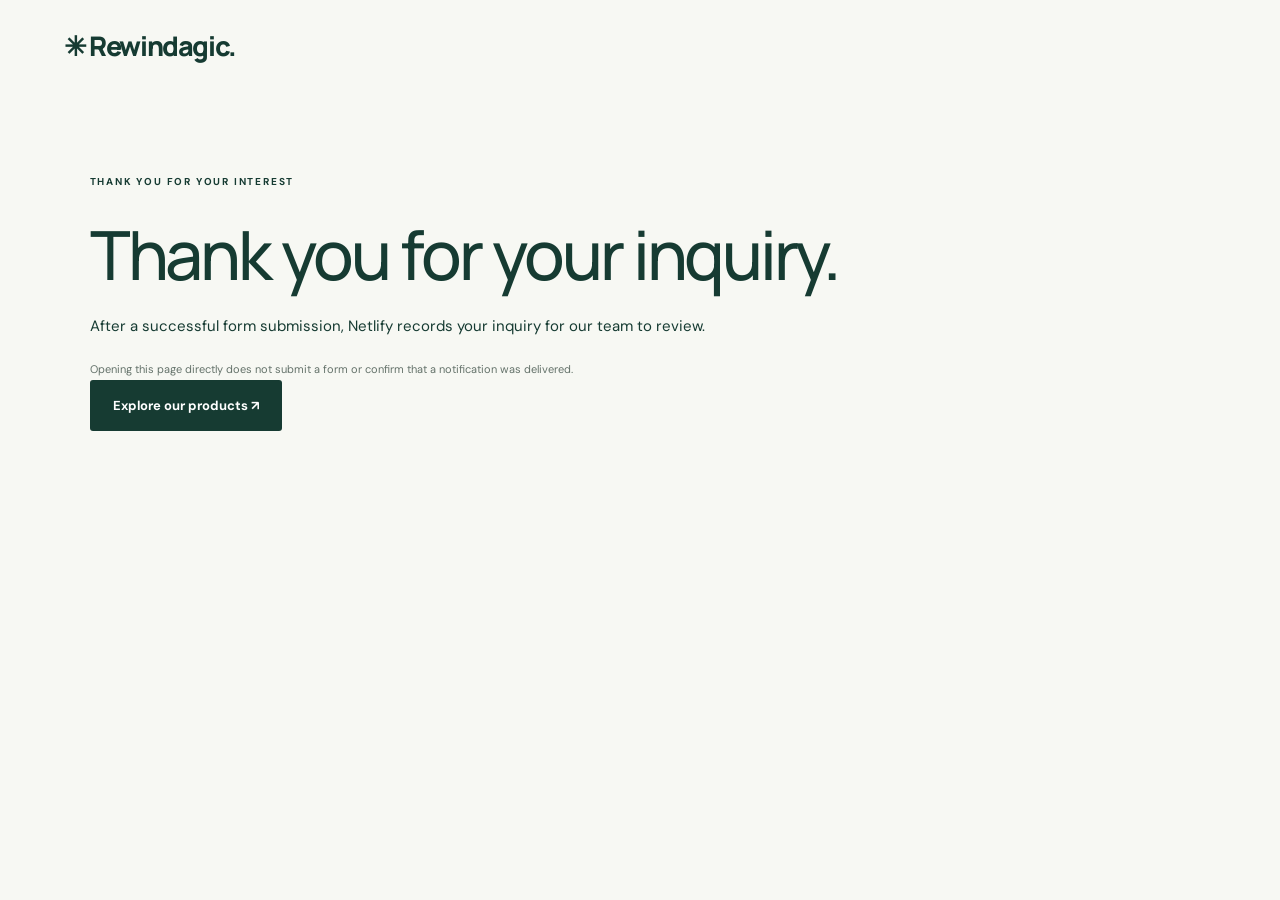
<file: thank-you.html>
<!DOCTYPE html><html lang="en"><head><meta charset="UTF-8"><meta name="viewport" content="width=device-width, initial-scale=1"><meta name="robots" content="noindex"><title>Inquiry Received | Rewindagic</title><link rel="stylesheet" href="styles.css"></head><body><header><a class="brand" href="index.html">✳ Rewindagic.</a></header><main class="section"><p class="eyebrow">THANK YOU FOR YOUR INTEREST</p><h1>Thank you for your inquiry.</h1><p>After a successful form submission, Netlify records your inquiry for our team to review.</p><p class="product-note">Opening this page directly does not submit a form or confirm that a notification was delivered.</p><a class="button dark" href="index.html#products">Explore our products ↗</a></main></body></html>
</file>
<file: styles.css>
@import url('https://fonts.googleapis.com/css2?family=DM+Sans:wght@400;500;600;700&family=Manrope:wght@400;500;600;700;800&display=swap');
:root{--ink:#163b32;--lime:#d7f477;--paper:#f7f8f3;--muted:#64726a;--line:#dbe1d7}*{box-sizing:border-box}html{scroll-behavior:smooth;scroll-padding-top:90px}body{margin:0;background:var(--paper);color:var(--ink);font:15px 'DM Sans',sans-serif}a{color:inherit;text-decoration:none}button,input,select,textarea{font:inherit}button,a,input,textarea,select{-webkit-tap-highlight-color:transparent}button,a{touch-action:manipulation}button{cursor:pointer}a:focus-visible,button:focus-visible{outline:3px solid #7e9e31;outline-offset:5px}header{height:90px;display:flex;align-items:center;justify-content:space-between;padding:0 5%;background:var(--paper)}.brand{font:800 27px Manrope,sans-serif;letter-spacing:-1.4px;display:flex;align-items:center;gap:8px}.brand-icon{font-size:39px;line-height:1}.brand-dot{margin-left:-7px}nav{display:flex;align-items:center;gap:35px;font-size:13px;font-weight:600}.nav-contact{border:1px solid #b9c4b7;padding:13px 20px;border-radius:4px;margin-left:20px}.nav-contact span{margin-left:25px}.menu-toggle{display:none}.hero{min-height:670px;position:relative;color:white;background:#506357 url('https://images.unsplash.com/photo-1466611653911-95081537e5b7?auto=format&fit=crop&w=2200&q=85') center 55%/cover;overflow:hidden}.hero-shade{position:absolute;inset:0;background:linear-gradient(90deg,rgba(8,33,28,.83),rgba(13,37,30,.3) 68%),linear-gradient(0deg,rgba(8,33,28,.5),transparent 50%)}.hero-content{position:relative;padding:68px 7% 100px;max-width:850px}.eyebrow{font-size:10px;font-weight:700;letter-spacing:1.8px;display:flex;align-items:center;gap:10px;margin:0 0 28px}.eyebrow span{height:7px;width:7px;flex-shrink:0;background:#6c8b48;border-radius:50%}.eyebrow.light{color:#e2edda}.light span{background:var(--lime)}h1,h2,h3,p{margin-top:0}h1,h2,h3{font-family:Manrope,sans-serif}h1{font-size:clamp(48px,6.3vw,86px);font-weight:500;line-height:1.08;letter-spacing:-4px;margin-bottom:24px}h1>span{color:var(--lime)}.hero-description{font-size:15px;line-height:1.8;color:#e3e9df;max-width:365px;margin-bottom:29px}.button{display:inline-flex;justify-content:space-between;align-items:center;gap:36px;padding:17px 23px;border:0;border-radius:3px;font-size:13px;font-weight:700;transition:transform .2s,background .2s}.button:hover{transform:translateY(-2px)}.lime{background:var(--lime);color:var(--ink)}.dark{background:var(--ink);color:white}.hero-bottom{position:absolute;bottom:0;left:7%;right:7%;border-top:1px solid #ffffff42;display:flex;justify-content:space-between;padding:21px 0;font-size:10px;letter-spacing:1.4px}.hero-bottom a{letter-spacing:0;font-size:12px}.hero-caption{position:absolute;right:4%;top:45%;writing-mode:vertical-rl;font-size:9px;letter-spacing:3px;color:#e5eddf}.section{padding:85px 7%}.intro{display:grid;grid-template-columns:1.2fr 1fr;gap:80px;border-bottom:1px solid var(--line)}h2{font-size:clamp(32px,3.4vw,48px);line-height:1.2;letter-spacing:-1.9px;font-weight:500;margin-bottom:0}.intro h2 span{color:#82917b}.intro-copy{padding-top:25px;font-size:15px;line-height:1.8}.intro-copy p+p{color:var(--muted);font-size:13px}.text-link{display:inline-block;margin-top:10px;font-size:12px;font-weight:700;border-bottom:1px solid var(--ink);padding-bottom:8px}.products{background:#edf0e8}.section-heading{display:flex;justify-content:space-between;align-items:flex-end;gap:35px;margin-bottom:40px}.section-heading>p{font-size:13px;line-height:1.8;color:var(--muted);margin:0 0 4px}.product-toolbar{display:flex;justify-content:space-between;align-items:center;border-bottom:1px solid #ccd4c8;padding-bottom:20px;margin-bottom:28px;gap:15px}.filters{display:flex;gap:8px;flex-wrap:wrap}.filters button{border:1px solid #cbd4c5;background:transparent;color:var(--ink);font-size:12px;border-radius:30px;padding:10px 17px}.filters button.active{background:var(--ink);border-color:var(--ink);color:white}#product-count{font-size:11px;color:var(--muted);white-space:nowrap}.product-grid{display:grid;grid-template-columns:repeat(3,1fr);gap:22px}.product-card{background:#fafbf7;border:1px solid #e0e5da;border-radius:4px;overflow:hidden}.product-art{height:235px;position:relative;display:flex;align-items:center;justify-content:center;background:radial-gradient(ellipse at 50% 90%,#d9dfcf,transparent 60%),#f2f4ed}.product-art svg{height:200px;width:220px;filter:drop-shadow(8px 12px 5px #1b332618)}.product-tag{position:absolute;top:17px;left:17px;font-size:9px;letter-spacing:1px;background:white;padding:6px 8px;border-radius:2px}.product-body{padding:23px}.product-category{font-size:9px;letter-spacing:1.4px;color:var(--muted);text-transform:uppercase;margin-bottom:10px}.product-body h3{font-size:21px;font-weight:600;margin:0 0 17px;letter-spacing:-.7px}.spec-row{display:flex;gap:22px;border-top:1px solid var(--line);padding-top:16px}.spec-row span{display:block;font-size:9px;color:var(--muted);margin-bottom:5px}.spec-row strong{font-size:12px;font-weight:500}.detail-button{margin-top:21px;display:flex;justify-content:space-between;align-items:center;width:100%;border:0;border-top:1px solid var(--line);background:none;color:var(--ink);padding:16px 0 0;font-size:12px;font-weight:700}.detail-button span{font-size:19px}.product-note{font-size:11px;color:var(--muted);line-height:1.8;margin:24px 0 0}.generator-banner{background:var(--ink);color:#f4f5ea;display:grid;grid-template-columns:1.3fr 1fr;gap:100px}.generator-banner h2{font-size:clamp(34px,4vw,52px)}.generator-banner p:not(.eyebrow){max-width:400px;color:#bdcec2;line-height:1.8;font-size:13px;margin:24px 0}.range-stats{display:grid;align-content:center}.range-stats div{padding:22px 0;border-bottom:1px solid #ffffff26}.range-stats div:first-child{padding-top:0}.range-stats strong{display:block;font:500 34px Manrope,sans-serif;letter-spacing:-1px;margin-bottom:10px}.range-stats span{font-size:9px;letter-spacing:1.6px;color:#c4d2c3}.steps{display:grid;grid-template-columns:repeat(3,1fr);gap:45px;margin-top:50px}.steps article{border-top:1px solid #c7d0c1;padding-top:25px}.steps article>span{color:#7e9273;font-size:12px}.steps h3{font-size:19px;font-weight:600;margin:30px 0 15px}.steps p{color:var(--muted);line-height:1.8;font-size:13px}.contact{background:#e8eddf;display:grid;grid-template-columns:1fr 1fr;gap:100px}.contact h2 span{color:#839b57}.contact p:not(.eyebrow){font-size:13px;line-height:1.8;max-width:350px;margin:25px 0}.contact-detail{margin-top:50px;font-size:10px;line-height:2;letter-spacing:1px;color:var(--muted)}form{display:flex;flex-direction:column}label{font-size:11px;font-weight:600;margin-bottom:8px}input,select,textarea{background:#ffffff50;border:1px solid #c8d2bf;border-radius:2px;padding:12px;color:var(--ink);margin-bottom:18px;width:100%;font-size:12px}input:focus,select:focus,textarea:focus{outline:2px solid #668153;outline-offset:1px}textarea{resize:vertical}.contact .form-note{font-size:10px!important;margin:12px 0!important;max-width:none!important}#form-status{margin:0!important;font-weight:600}footer{padding:35px 5%;display:flex;align-items:center;gap:30px;flex-wrap:wrap}footer .brand{font-size:22px}footer .brand-icon{font-size:30px}footer>span{font-size:11px;color:var(--muted)}footer p{font-size:10px;color:var(--muted);margin:0 0 0 auto}footer>a:last-child{font-size:11px}dialog{border:0;border-radius:6px;padding:42px;max-width:550px;width:calc(100% - 32px);background:var(--paper);color:var(--ink)}dialog::backdrop{background:#0d241bcc;backdrop-filter:blur(4px)}.close-dialog{position:absolute;right:16px;top:14px;border:0;background:none;color:var(--ink);font-size:20px}dialog h2{font-size:32px;margin-bottom:20px}dialog>p{line-height:1.8;color:var(--muted);font-size:13px}dl{display:grid;grid-template-columns:1fr 1fr;font-size:13px;line-height:2}dd{margin:0;text-align:right;font-weight:600}dialog .button{margin-top:25px}@media(min-width:1500px){.section{padding-left:max(7%,calc((100vw - 1300px)/2));padding-right:max(7%,calc((100vw - 1300px)/2))}}@media(max-width:900px){header{height:76px}.brand{font-size:24px}nav{gap:19px}.nav-contact{margin-left:0}.section{padding:65px 5%}.hero-content{padding-left:5%}.hero-bottom{left:5%;right:5%}.intro,.contact,.generator-banner{gap:40px}.product-grid{grid-template-columns:repeat(2,1fr)}.steps{gap:25px}.range-stats strong{font-size:27px}}@media(max-width:600px){header{height:72px;position:relative;z-index:5}.menu-toggle{display:block;border:1px solid #c4cfbb;background:none;border-radius:3px;color:var(--ink);font-size:22px;padding:3px 9px}nav{display:none;position:absolute;top:72px;left:0;right:0;background:var(--paper);padding:25px 6%;box-shadow:0 10px 15px #163b3218;align-items:stretch}nav.open{display:flex;flex-direction:column;gap:23px}.nav-contact{align-self:flex-start}.hero{min-height:640px;background-position:62% center}.hero-content{padding:55px 6% 100px}.eyebrow{font-size:8px;letter-spacing:1.25px;margin-bottom:22px}h1{font-size:56px;letter-spacing:-2.8px}.hero-description{font-size:14px;max-width:300px}.hero-caption{display:none}.hero-bottom{left:6%;right:6%;gap:20px;align-items:center;font-size:8px;line-height:1.6}.hero-bottom a{font-size:10px;white-space:nowrap}.section{padding:52px 6%}.intro,.generator-banner,.contact{grid-template-columns:1fr;gap:28px}.intro-copy{padding:0}.section-heading{align-items:flex-start;flex-direction:column;gap:20px;margin-bottom:28px}h2{font-size:34px;letter-spacing:-1.4px}.product-toolbar{align-items:flex-start;flex-direction:column}.filters{gap:6px}.filters button{padding:9px 12px;font-size:11px}.product-grid{grid-template-columns:1fr}.product-art{height:250px}.product-art svg{height:215px}.product-body{padding:23px}.product-body h3{font-size:24px}.steps{grid-template-columns:1fr;gap:22px;margin-top:32px}.steps h3{margin:18px 0 12px}.steps p{margin-bottom:0}.range-stats strong{font-size:32px}.contact-detail{margin-top:25px}footer{padding:30px 6%;gap:20px}footer>span{display:none}footer p{order:3;width:100%;margin:0}footer>a:last-child{margin-left:auto}dialog{padding:34px 24px}}@media(prefers-reduced-motion:reduce){html{scroll-behavior:auto}.button{transition:none}}

/* Responsive headline and expanded product categories. */
.hero-content{max-width:none;width:100%;padding-right:12%}
h1{max-width:1000px;font-size:clamp(44px,5.3vw,76px);letter-spacing:-.045em;line-height:1.12;text-wrap:balance}
.product-toolbar{align-items:flex-start}.filters{min-width:0}.filters button{white-space:normal;line-height:1.5;min-height:44px}.button{min-height:44px;max-width:100%}.product-body h3{overflow-wrap:break-word}.hero-bottom{gap:20px}
@media(min-width:901px){.hero-content{padding-bottom:120px}h1{max-width:14.5em}}
@media(max-width:900px){h1{max-width:15em;font-size:clamp(42px,6.5vw,58px)}.product-toolbar{flex-direction:column}}
@media(max-width:600px){.hero-content{padding:48px 6% 125px}h1{font-size:clamp(36px,9vw,52px);letter-spacing:-.04em;max-width:100%;text-wrap:balance}.hero{min-height:640px}.hero-bottom{flex-wrap:wrap}.hero-bottom a{white-space:normal}.filters{display:grid;grid-template-columns:1fr 1fr;width:100%}.filters button{padding:10px;font-size:11px}.product-tag{max-width:calc(100% - 34px)}.range-stats strong{font-size:clamp(25px,7.5vw,32px)}.brand{white-space:nowrap}}

/* Product photography slots, technical specifications and quote actions. */
.product-photo{display:block;width:100%;height:100%;object-fit:contain;background:#edf0e8}.product-art{aspect-ratio:4/3;height:auto}.product-art .product-photo{width:100%;height:auto;aspect-ratio:4/3}.detail-link{display:block;font-size:12px;font-weight:600;margin-top:20px;padding:8px 0}.quote-button{width:100%;margin-top:10px;justify-content:center}.spec-table{width:100%;border-collapse:collapse;margin:24px 0;font-size:13px}.spec-table caption{text-align:left;font-weight:700;margin-bottom:14px}.spec-table th,.spec-table td{padding:12px 8px;border-bottom:1px solid var(--line);text-align:left;vertical-align:top}.spec-table th{width:55%;font-weight:500}.spec-table td{overflow-wrap:anywhere}.honeypot{display:none}.detail-layout{display:grid;grid-template-columns:1fr 1fr;gap:50px;margin-top:35px}.detail-layout>*{min-width:0}.detail-layout .product-photo{height:auto;aspect-ratio:4/3}.product-detail h1{font-size:clamp(32px,4vw,56px)}#detail-quote{margin-top:25px}dialog{max-height:90dvh;overflow:auto}
@media(max-width:600px){.detail-layout{grid-template-columns:1fr;gap:20px}.spec-table{font-size:12px}.product-card .button{min-height:48px}dialog{padding:36px 20px}}

/* Homepage catalog: model names, consistent image slots and clear quote actions. */
.home-page .products .section-heading h2{max-width:640px}
.home-page .product-grid{grid-template-columns:repeat(3,minmax(0,1fr));gap:28px;align-items:stretch}
.home-page .product-card{display:flex;flex-direction:column;border-color:#d5dfd0;border-radius:8px;background:#fff}
.home-page .product-art{display:block;flex:none;aspect-ratio:4/3;height:auto;padding:0;background:#f3f5ef;border-bottom:1px solid var(--line)}
.home-page .product-art .product-photo{position:absolute;inset:0;padding:16px;width:100%;height:100%;aspect-ratio:auto;object-fit:contain;background:transparent}
.home-page .product-body{display:flex;flex-direction:column;flex:1;padding:24px}
.home-page .product-category{font-size:10px;line-height:1.5;letter-spacing:1px;margin-bottom:10px}
.home-page .product-body h3{font-size:22px;line-height:1.35;letter-spacing:-.5px;font-weight:700;margin-bottom:20px}
.home-page .card-specs{display:grid;grid-template-columns:1fr 1fr;gap:16px;margin:0 0 24px;padding-top:18px;border-top:1px solid var(--line);line-height:1.5}
.home-page .card-specs>div{min-width:0}.home-page .card-specs dt{font-size:12px;color:var(--muted);margin-bottom:6px}
.home-page .card-specs dd{font-size:14px;font-weight:600;text-align:left;overflow-wrap:anywhere}
.home-page .card-actions{margin-top:auto;display:grid;gap:10px}
.home-page .card-actions .button{display:flex;align-items:center;justify-content:space-between;width:100%;margin:0;min-height:48px;padding:12px 16px;font-size:13px;line-height:1.4;gap:12px}
.home-page .card-actions .detail-link{border:1px solid #a6b89e;background:#fff;color:var(--ink)}
.home-page .card-actions .detail-link:hover{background:#edf2e7}
.home-page .card-actions .detail-button{margin:4px 0 0;min-height:44px;padding:10px 0;border-top:1px solid var(--line);font-size:12px}
.home-page .card-actions .detail-button span{font-size:20px}
.home-page .product-toolbar{gap:20px}.home-page #product-count{font-size:12px;line-height:1.5}
.home-page .filters button{font-size:12px;padding:12px 16px;transition:background .15s}
.home-page .filters button:hover:not(.active){background:#e0e8d8}
.home-page .about-company{display:grid;grid-template-columns:1fr 1fr;gap:80px;border-top:1px solid var(--line)}
.home-page .about-copy{font-size:15px;line-height:1.8;color:var(--muted)}.home-page .about-copy .text-link{color:var(--ink)}
.home-page .contact-channels{margin-top:32px;padding-top:24px;border-top:1px solid #c8d2bf}
.home-page .contact-channels h3{font-size:17px;letter-spacing:-.3px}
.home-page .contact .contact-channels p{margin:14px 0;max-width:none;font-size:13px}
.home-page .contact-channels a{text-decoration:underline;text-underline-offset:4px;overflow-wrap:anywhere}
@media(max-width:1100px){.home-page .product-grid{grid-template-columns:repeat(2,minmax(0,1fr));gap:24px}.home-page .product-toolbar{flex-direction:column}}
@media(max-width:700px){.home-page .about-company{grid-template-columns:1fr;gap:24px}.home-page .product-grid{gap:18px}.home-page .product-body{padding:20px}.home-page .product-body h3{font-size:20px}}
@media(max-width:600px){.home-page .product-grid{grid-template-columns:minmax(0,1fr)}.home-page .product-art{padding:0}.home-page .product-body{padding:22px}.home-page .product-body h3{font-size:23px}.home-page .filters button{padding:12px 10px;font-size:12px}.home-page .card-actions .button{min-height:50px;font-size:14px}.home-page .card-specs dd{font-size:15px}}

.home-page .contact-list{display:grid;grid-template-columns:1fr;gap:14px;margin:24px 0;line-height:1.6}
.home-page .contact-list>div{display:grid;grid-template-columns:88px minmax(0,1fr);gap:12px}.home-page .contact-list dt{font-size:13px;color:var(--muted)}.home-page .contact-list dd{text-align:left;font-size:14px;font-weight:500}.home-page .company-name{font-weight:600}.home-page .company-name span{font-weight:400;color:var(--muted)}

/* Full-sheet previews preserve every edge of the supplied image. */
.home-page .product-preview{position:absolute;inset:0;width:100%;height:100%;padding:0;border:0;background:transparent;cursor:zoom-in}
.preview-hint{position:absolute;right:12px;bottom:8px;padding:5px 8px;border-radius:3px;background:var(--ink);color:white;font-size:11px}
dialog.image-viewer{width:min(1400px,96vw);max-width:96vw;max-height:94dvh;padding:48px 16px 16px}
.image-viewer .lightbox-close{position:absolute;right:8px;top:4px;min-width:44px;min-height:40px;border:0;background:transparent;color:var(--ink);font-size:24px}
.image-viewer .viewer-toolbar{display:flex;align-items:center;flex-wrap:wrap;gap:12px;margin-bottom:12px}
.image-viewer .viewer-zoom,.image-viewer .viewer-original{display:inline-flex;align-items:center;min-height:44px;padding:10px 14px;border:1px solid var(--line);border-radius:4px;color:var(--ink);background:var(--paper);font-size:13px}
.image-viewer .lightbox-viewport{max-height:65dvh;overflow:auto;overscroll-behavior:contain;touch-action:auto;background:#edf0e8}
.image-viewer .viewer-image{display:block;width:auto;height:auto;max-width:100%;max-height:65dvh;object-fit:contain;margin:auto}
.image-viewer.is-zoomed .lightbox-viewport{height:65dvh}
.image-viewer.is-zoomed .viewer-image{max-width:none;max-height:none;width:auto;height:auto}
.image-viewer .viewer-caption{font-size:12px;line-height:1.5;text-align:center;margin:12px 0 0}

.home-page .product-preview .product-photo{padding-bottom:40px}

/* FH series card is a labeled illustration, not a fabricated product photo. */
.home-page .product-art .fh-card-cover{position:absolute;inset:0;width:100%;height:100%;aspect-ratio:auto;background:linear-gradient(125deg,#123e33,#2b7957);display:flex;flex-direction:column;align-items:flex-start;justify-content:center;padding:clamp(16px,2vw,29px);gap:13px;color:white;text-align:left;overflow:hidden}
.home-page .fh-card-cover small:first-child{font-size:11px;letter-spacing:.17em;color:#c6ebb9;font-weight:800}
.home-page .fh-card-cover strong{font-size:clamp(16px,1.9vw,26px);letter-spacing:-.035em;line-height:1.3;white-space:normal;color:#fff}
.home-page .fh-card-cover em{color:#d8f27a;font-style:normal}
.home-page .fh-card-cover span{font-size:12px;font-weight:700;letter-spacing:.1em;color:#f3ffec}
.home-page .fh-card-cover small:last-child{font-size:10px;letter-spacing:.1em;color:#d3e8d9}
</file>
<file: product-detail.css>
/* Scoped to the new product page; the home page keeps its existing layout. */
.turbine-page .breadcrumbs{display:flex;position:static;flex-wrap:wrap;gap:12px;padding:0;background:none;box-shadow:none;font-size:12px;margin-bottom:36px}
.turbine-page .turbine-detail{width:100%;max-width:1280px;margin:0 auto;padding:32px 24px 72px}
.turbine-hero{display:grid;grid-template-columns:minmax(0,55fr) minmax(0,45fr);gap:48px;align-items:start}.turbine-hero>*{min-width:0}
.turbine-intro{padding-top:38px}.turbine-intro .eyebrow{margin-bottom:18px;font-size:10px;letter-spacing:1.4px}.turbine-intro h1{font-size:clamp(34px,3.3vw,46px);font-weight:700;line-height:1.12;letter-spacing:-1.6px;margin-bottom:28px;max-width:none}
.turbine-highlights{display:grid;grid-template-columns:1fr 1fr;gap:20px 24px;margin:0 0 24px;padding:24px 0;border-top:1px solid var(--line);border-bottom:1px solid var(--line)}.turbine-highlights dt{font-size:12px;font-weight:500;color:var(--muted)}.turbine-highlights dd{text-align:left;margin:7px 0 0;font-size:28px;font-weight:700;line-height:1.2}.voltage-highlight{grid-column:1/-1}.voltage-highlight dd{font-size:22px}
.turbine-lead{font-size:16px;line-height:1.7;color:var(--muted);margin-bottom:24px}.turbine-intro>.button{width:100%;justify-content:space-between;min-height:54px;font-size:15px;padding:16px 24px}.turbine-detail .quote-note{font-size:12px;line-height:1.5;color:var(--muted);margin:10px 0 24px}.turbine-summary{padding-left:18px;font-size:14px;line-height:1.7;margin:0 0 16px}.turbine-summary li+li{margin-top:6px}.turbine-detail .operating-note{font-size:12px;line-height:1.6;color:var(--muted);margin-bottom:0}
.turbine-detail #gallery-heading{font-size:13px;line-height:1.4;letter-spacing:.08em;text-transform:uppercase;margin:0 0 16px;font-weight:600}
.turbine-columns{display:grid;grid-template-columns:1fr 1fr;gap:56px}.turbine-columns>*{min-width:0}.turbine-detail h2{font-size:clamp(27px,3vw,40px);letter-spacing:-.035em}.turbine-detail p{line-height:1.8}.turbine-section{margin-top:72px;padding-top:40px;border-top:1px solid var(--line)}
.asset-notice{padding:40px 28px;background:#edf0e8;border:1px solid var(--line);border-radius:6px;color:var(--muted)}
.feature-grid{display:grid;grid-template-columns:repeat(auto-fit,minmax(min(100%,230px),1fr));gap:24px}.feature-grid article{padding:20px;background:#edf0e8;border-radius:6px}.feature-grid h3{font-size:18px}.feature-grid p{color:var(--muted);font-size:14px}
.gallery-main{display:block;width:100%;padding:0;border:1px solid var(--line);background:#edf0e8;border-radius:6px;overflow:hidden}.gallery-main img{display:block;width:100%;height:auto;aspect-ratio:1/1;object-fit:contain}.gallery-thumbnails{display:grid;grid-template-columns:repeat(6,minmax(0,1fr));gap:10px;margin-top:16px}.gallery-thumbnails button{width:100%;aspect-ratio:1;height:auto;border-radius:4px;border:2px solid transparent;padding:3px;background:#edf0e8}.gallery-thumbnails button[aria-pressed=true]{border-color:var(--ink)}.gallery-thumbnails img{width:100%;height:100%;object-fit:contain}.gallery-caption{font-size:13px;color:var(--muted)}
.quote-panel{background:var(--ink);color:var(--paper);padding:36px;display:flex;gap:32px;align-items:center;justify-content:space-between;border-radius:6px}.quote-panel>div{max-width:700px}.quote-panel .button{flex-shrink:0}
#image-lightbox{width:min(1100px,94vw);max-width:94vw;padding:44px 16px 16px;border:0;background:var(--paper)}#image-lightbox::backdrop{background:#102c25de}#lightbox-image{display:block;max-width:100%;max-height:75dvh;width:auto;height:auto;object-fit:contain;margin:auto}.lightbox-close{position:absolute;right:10px;top:5px;min-width:40px;min-height:36px;background:none;border:0;font-size:24px}#lightbox-caption{text-align:center;margin:16px 0 0}
@media(max-width:700px){.turbine-columns{grid-template-columns:1fr;gap:32px}.turbine-section{margin-top:40px;padding-top:28px}.turbine-intro{margin-bottom:40px}.turbine-highlights{gap:20px}.turbine-highlights dd{font-size:19px}.quote-panel{flex-direction:column;align-items:flex-start;padding:24px}.turbine-page header{gap:16px}.turbine-page header .brand{font-size:22px}.turbine-page header>.text-link{font-size:12px}}

.gallery-controls{display:flex;justify-content:space-between;gap:12px;margin-top:12px}.gallery-controls[hidden]{display:none}.gallery-controls button{min-height:44px;border:1px solid var(--line);border-radius:4px;padding:8px 12px;color:var(--ink);background:var(--paper);font-size:13px}

.gallery-main{cursor:zoom-in}.gallery-main:focus-visible,.gallery-thumbnails button:focus-visible,.gallery-controls button:focus-visible{outline:3px solid var(--ink);outline-offset:3px}

@media(max-width:1000px){.turbine-hero{gap:28px}.turbine-intro h1{font-size:34px}.turbine-intro{padding-top:34px}.turbine-columns{gap:32px}}
@media(max-width:800px){.gallery-thumbnails{grid-template-columns:repeat(3,minmax(0,1fr))}.turbine-page .turbine-detail{padding:24px 20px 48px}.turbine-hero{grid-template-columns:1fr;gap:28px}.turbine-intro{padding-top:0;margin-bottom:0}.turbine-intro h1{font-size:clamp(32px,6vw,42px);letter-spacing:-1.2px}.turbine-columns{grid-template-columns:1fr;gap:8px}.turbine-section{margin-top:44px;padding-top:28px}.turbine-page .breadcrumbs{margin-bottom:24px;gap:8px;font-size:11px}.gallery-main img{max-height:560px}.gallery-thumbnails{gap:8px}.gallery-caption{font-size:12px}.turbine-highlights{gap:18px}.turbine-highlights dd{font-size:26px}.voltage-highlight dd{font-size:21px}}
#image-lightbox.image-viewer{width:min(1400px,96vw);max-width:96vw;padding:48px 16px 16px}
#image-lightbox #lightbox-image{max-height:65dvh}
#image-lightbox.is-zoomed #lightbox-image{max-width:none;max-height:none}


/* Product photo zoom controls: wheel to zoom, mouse drag to pan. */
.image-viewer .viewer-zoom-in,
.image-viewer .viewer-zoom-out {
  display:inline-flex;
  align-items:center;
  justify-content:center;
  min-width:44px;
  min-height:44px;
  padding:8px 12px;
  border:1px solid var(--line);
  border-radius:4px;
  background:var(--paper);
  color:var(--ink);
  font-size:21px;
  font-weight:700;
}
.image-viewer .viewer-zoom-in:disabled,
.image-viewer .viewer-zoom-out:disabled {opacity:.4;cursor:not-allowed}
.image-viewer .viewer-zoom-level {min-width:48px;text-align:center;font-size:13px;font-variant-numeric:tabular-nums}
.image-viewer .viewer-image {user-select:none;-webkit-user-drag:none}
.image-viewer.is-zoomed .lightbox-viewport {cursor:grab}
.image-viewer .lightbox-viewport.is-dragging {cursor:grabbing}
@media(max-width:600px) {
  .image-viewer .viewer-toolbar {gap:6px}
  .image-viewer .viewer-zoom-in,
  .image-viewer .viewer-zoom-out {min-width:40px;min-height:40px}
}

/* FK-1000 technical details and direct quotation form. */
.fk1000-page .spec-subheading {font-size:20px;letter-spacing:-.02em;margin:30px 0 12px}
.fk1000-page .spec-disclaimer {font-size:13px;color:var(--muted);line-height:1.7;margin:12px 0 24px}
.fk1000-page .spec-table {margin:12px 0 22px}
.fk1000-page .spec-table th {width:42%}
.fk1000-page .spec-table td {overflow-wrap:anywhere}
.fk1000-page .fk1000-quote-section {scroll-margin-top:24px}
.fk1000-page .fk1000-quote-layout {display:grid;grid-template-columns:minmax(0,1.6fr) minmax(260px,1fr);gap:32px;align-items:start;margin-top:28px}
.fk1000-page .fk1000-quote-form {background:#edf0e8;border:1px solid var(--line);border-radius:6px;padding:28px;min-width:0}
.fk1000-page .fk1000-form-grid {display:grid;grid-template-columns:repeat(2,minmax(0,1fr));gap:0 18px}
.fk1000-page .fk1000-quote-form label {display:block;font-size:12px;margin-bottom:8px}
.fk1000-page .fk1000-quote-form input,
.fk1000-page .fk1000-quote-form select,
.fk1000-page .fk1000-quote-form textarea {display:block;width:100%;background:#fff;min-height:44px;margin-bottom:20px;font-size:14px}
.fk1000-page .fk1000-quote-form textarea {min-height:95px}
.fk1000-page .fk1000-quote-form .honeypot {display:none}
.fk1000-page .fk1000-submit {width:100%;min-height:50px;justify-content:space-between;font-size:14px}
.fk1000-page .fk1000-quote-form .form-note {font-size:11px;color:var(--muted);line-height:1.6;margin:14px 0 0}
.fk1000-page #fk1000-form-status {font-size:12px;line-height:1.5;margin:8px 0 0}
.fk1000-page .fk1000-contact-aside {background:var(--ink);color:var(--paper);border-radius:6px;padding:30px;min-width:0}
.fk1000-page .fk1000-contact-aside h3 {font-size:22px;line-height:1.3;margin:0 0 16px}
.fk1000-page .fk1000-contact-aside p {font-size:14px;line-height:1.7;color:#e2e9e2}
.fk1000-page .fk1000-contact-link {display:flex;width:100%;justify-content:space-between;gap:12px;margin:20px 0}
.fk1000-page .fk1000-email-link {display:inline-block;font-weight:700;font-size:14px;text-decoration:underline;text-underline-offset:4px}
.fk1000-page .fk1000-contact-aside .fk1000-sales-note {font-size:12px;color:#cbd9cf;margin:24px 0 0}
@media(max-width:900px){.fk1000-page .fk1000-quote-layout{grid-template-columns:1fr}}
@media(max-width:600px){.fk1000-page .fk1000-form-grid{grid-template-columns:1fr}.fk1000-page .fk1000-quote-form,.fk1000-page .fk1000-contact-aside{padding:20px}.fk1000-page .spec-table th{width:46%}}

/* Shared product-specific inquiry form: all catalog models except FK-1000. */
.catalog-quote-section{scroll-margin-top:24px}
.catalog-quote-section>p{max-width:860px;line-height:1.7}
.catalog-quote-layout{display:grid;grid-template-columns:minmax(0,1.6fr) minmax(250px,1fr);gap:32px;align-items:start;margin-top:28px}
.catalog-quote-form{display:flex;flex-direction:column;background:#edf0e8;border:1px solid var(--line);border-radius:6px;padding:28px;min-width:0}
.catalog-form-grid{display:grid;grid-template-columns:repeat(2,minmax(0,1fr));gap:0 18px}
.catalog-quote-form label{display:block;font-size:12px;margin-bottom:8px}
.catalog-quote-form input,.catalog-quote-form select,.catalog-quote-form textarea{display:block;width:100%;background:#fff;min-height:44px;margin-bottom:20px;font-size:14px}
.catalog-quote-form textarea{min-height:95px}
.catalog-quote-form .honeypot{display:none}
.catalog-quote-form .catalog-submit{width:100%;min-height:50px;justify-content:space-between;font-size:14px}
.catalog-quote-form .form-note{font-size:11px;color:var(--muted);line-height:1.6;margin:14px 0 0}
#catalog-form-status{font-size:12px;line-height:1.5;margin:8px 0 0}
.catalog-contact-aside{background:var(--ink);color:var(--paper);border-radius:6px;padding:30px;min-width:0}
.catalog-contact-aside h3{font-size:22px;line-height:1.3;margin:0 0 16px}
.catalog-contact-aside p{font-size:14px;line-height:1.7;color:#e2e9e2}
.catalog-whatsapp-link{display:flex;width:100%;justify-content:space-between;gap:12px;margin:20px 0}
.catalog-email-link{display:inline-block;font-weight:700;font-size:14px;text-decoration:underline;text-underline-offset:4px}
.catalog-contact-aside .catalog-sales-note{font-size:12px;color:#cbd9cf;margin:24px 0 0}
.product-detail .catalog-quote-section{margin-top:64px;padding-top:38px;border-top:1px solid var(--line)}
.product-detail .catalog-quote-section h2{font-size:clamp(28px,3vw,40px);letter-spacing:-.03em}
.product-detail .catalog-quote-section .eyebrow{margin-bottom:16px}
@media(max-width:900px){.catalog-quote-layout{grid-template-columns:1fr}}
@media(max-width:600px){.catalog-form-grid{grid-template-columns:1fr}.catalog-quote-form,.catalog-contact-aside{padding:20px}}
</file>
<file: vertical-series.css>
/* Dedicated 400W–2000W vertical-axis turbine family. */
.vertical-series-page .turbine-hero{align-items:start}
.vertical-series-page .series-subheading{font-size:17px;color:var(--muted);margin:16px 0 18px}
.vertical-series-page .series-gallery{max-width:660px}
.vertical-series-page .series-main-image{display:block;position:relative;width:100%;border:1px solid var(--line);border-radius:5px;overflow:hidden;background:#dfe8de;cursor:zoom-in;padding:0}
/* Keep poster and every product photo at its complete native aspect ratio.
   The previous image height attribute + cover crop cut off both sides of the square poster. */
.vertical-series-page .series-main-image img{display:block;width:100%;height:auto;max-width:100%;max-height:none;aspect-ratio:auto;object-fit:contain}
.vertical-series-page .series-main-image span{position:absolute;bottom:14px;right:14px;padding:9px 12px;background:var(--ink);color:#fff;border-radius:4px;font-size:12px;font-weight:700}
.vertical-series-page .series-thumbnails{display:flex;gap:12px;margin:12px 0 18px}
.vertical-series-page .series-thumbnails button{border:2px solid transparent;padding:0;border-radius:5px;overflow:hidden;cursor:pointer;background:#e8eee6}
.vertical-series-page .series-thumbnails button.active{border-color:#16483a}
.vertical-series-page .series-thumbnails img{display:block;width:94px;height:94px;object-fit:cover}
.vertical-series-page .series-power-options{display:flex;flex-wrap:wrap;gap:8px;margin:0 0 24px}
.vertical-series-page .series-power-options button{font:inherit;font-weight:700;font-size:14px;color:var(--ink);padding:12px 17px;border:1px solid #bdc8b9;background:#f5f7f0;border-radius:4px;cursor:pointer}
.vertical-series-page .series-power-options button.active,.vertical-series-page .series-power-options button:hover{background:var(--ink);color:white}
.vertical-series-page .series-section-intro{max-width:900px;line-height:1.65;color:var(--muted)}
.vertical-series-page .series-table-scroll{overflow-x:auto;margin:22px 0 12px}
.vertical-series-page .series-spec-table{width:100%;min-width:620px}
.vertical-series-page .series-spec-table th,.vertical-series-page .series-spec-table td{font-size:14px}
.vertical-series-page .series-spec-table th[scope=col]{background:#e2eae1}
.vertical-series-page .series-spec-table td{text-align:center}
.vertical-series-page .series-spec-table th[scope=row]{text-align:left}
.vertical-series-page .series-spec-table caption{caption-side:top;text-align:left;font-size:12px;color:var(--muted);padding-bottom:10px}
.vertical-series-page .turbine-summary{margin-top:25px}
.vertical-series-page .operating-note{line-height:1.65}
@media(max-width:600px){.vertical-series-page .series-power-options button{flex:1 1 40%}.vertical-series-page .series-thumbnails img{width:72px;height:72px}}

.vertical-series-page .series-thumbnails{flex-wrap:wrap}
.vertical-series-page .series-thumbnails button{flex:0 0 auto}
.vertical-series-page .series-thumbnails button:focus-visible{outline:3px solid #84cc16;outline-offset:3px}
</file>
<file: fx-series-range.css>
/* Dedicated FX-800 through FX-10K vertical-axis product family. */
.fx-range-page{--fx-green:#163c30;--fx-lime:#cbe757;--fx-muted:#66766d}
.fx-range-page .turbine-detail{max-width:1320px}
.fx-range-hero{display:grid;grid-template-columns:minmax(0,1.1fr) minmax(0,.9fr);column-gap:clamp(24px,4vw,72px);align-items:start;padding-top:34px}
.fx-range-overview h1{font-size:clamp(35px,4.1vw,67px);font-weight:780;line-height:1.06;letter-spacing:-.045em;max-width:700px;margin:12px 0 20px}
.fx-range-overview h1 span{display:block;font-weight:480;color:#355a4d}
.fx-range-lead{font-size:clamp(15px,1.4vw,20px);line-height:1.55;color:#51665b;margin:0 0 27px;max-width:570px}
.fx-series-visual{background:linear-gradient(135deg,#103a31 0%,#195444 55%,#216854 100%);color:white;border-radius:14px;padding:clamp(22px,3vw,45px);position:relative;overflow:hidden;box-shadow:0 20px 35px #0c4c3021}
.fx-series-visual:after{content:"";width:320px;height:320px;border:1px solid #ffffff28;border-radius:50%;position:absolute;right:-190px;top:15px;box-shadow:0 0 0 44px #ffffff08,0 0 0 88px #ffffff08;pointer-events:none}
.fx-visual-top{display:flex;flex-wrap:wrap;justify-content:space-between;gap:10px;font-size:11px;font-weight:750;letter-spacing:.16em;color:#c8eccb}
.fx-series-visual>strong{display:block;margin:24px 0 17px;font-size:clamp(39px,5.6vw,82px);line-height:1;letter-spacing:-.055em;white-space:nowrap}
.fx-series-visual>strong small{font-size:.32em;letter-spacing:0;font-weight:550;margin-left:2px}
.fx-visual-dash{color:var(--fx-lime);font-weight:300;padding:0 .14em}
.fx-visual-progress{height:5px;border-radius:3px;background:#ffffff3d;width:100%;overflow:hidden}
.fx-visual-progress span{display:block;width:100%;height:100%;background:linear-gradient(90deg,#d3e970,#61bf8e)}
.fx-series-visual p{font-size:13px;line-height:1.65;color:#d0e7dc;margin:21px 0}
.fx-visual-models{display:grid;grid-template-columns:repeat(3,minmax(0,1fr));gap:8px}
.fx-visual-models span{font-size:12px;font-weight:720;text-align:center;padding:12px 3px;border:1px solid #d4efdb6a;border-radius:5px;background:#ffffff14}
.fx-no-photo{font-size:12px;color:#61736b;line-height:1.7;margin:16px 0}
.fx-range-config{background:#f8faf4;border:1px solid #d8e4d7;border-radius:12px;padding:clamp(23px,2.5vw,36px)}
.fx-range-config h2{font-size:clamp(24px,2.35vw,34px);letter-spacing:-.035em;margin:12px 0 22px}
.fx-model-options{display:grid;grid-template-columns:repeat(3,minmax(0,1fr));gap:9px}
.fx-model-options button{font:inherit;display:flex;flex-direction:column;align-items:flex-start;justify-content:center;gap:7px;border:1px solid #bfcec2;background:white;padding:14px;border-radius:6px;cursor:pointer;transition:background .15s,color .15s}
.fx-model-options button span{font-size:20px;font-weight:780;color:#193e30}
.fx-model-options button small{font-size:11px;color:#66766d;font-weight:700;letter-spacing:.08em}
.fx-model-options button.active,.fx-model-options button:hover{background:#173f32;border-color:#173f32}
.fx-model-options button.active span,.fx-model-options button.active small,.fx-model-options button:hover span,.fx-model-options button:hover small{color:white}
.fx-model-options button:focus-visible{outline:3px solid #a3d958;outline-offset:2px}
.fx-selected{margin-top:22px;border-top:1px solid #d9e1d4;padding-top:21px}
.fx-selected-title{display:flex;justify-content:space-between;align-items:center;gap:10px;flex-wrap:wrap}
.fx-selected-title span{font-size:10px;letter-spacing:.11em;font-weight:750;color:#657368}
.fx-selected-title strong{font-size:20px;color:#163e31}
.fx-key-specs{display:grid;grid-template-columns:repeat(2,minmax(0,1fr));gap:14px;margin:22px 0}
.fx-key-specs div{border-bottom:1px solid #d9e3d7;padding-bottom:12px}
.fx-key-specs dt{font-size:12px;color:#657367;margin-bottom:8px}
.fx-key-specs dd{margin:0;font-size:20px;font-weight:740;color:#153e33}
.fx-range-page .fx-request{width:100%;justify-content:space-between}
.fx-range-page .operating-note{font-size:12px;line-height:1.75}
.fx-range-config>.operating-note{margin-top:20px}
.fx-range-page .turbine-section{margin-top:56px}
.fx-range-page .fx-compare>p{line-height:1.65;max-width:900px}
.fx-table-scroll{overflow-x:auto;max-width:100%;margin:24px 0;scrollbar-width:thin}
.fx-compare-table{min-width:920px;width:100%;margin:0;border:1px solid #dee8de}
.fx-compare-table caption{text-align:left;font-size:11px;color:#536f61;margin:0 0 12px}
.fx-compare-table th,.fx-compare-table td{white-space:nowrap;text-align:center;padding:12px 10px;border-bottom:1px solid #e5e9e2;border-right:1px solid #ebefe9;font-size:13px}
.fx-compare-table thead th{background:#e7efe7;color:#174436;vertical-align:middle;font-size:13px;font-weight:750}
.fx-compare-table thead th:first-child,.fx-compare-table tbody th{position:sticky;left:0;background:#f5f8f1;text-align:left;min-width:185px;width:185px;z-index:1;font-weight:630}
.fx-compare-table thead th:first-child{z-index:2}
.fx-compare-table thead th small{display:block;margin-top:4px;color:#577365;font-size:11px}
.fx-compare-table thead th.selected{background:#163e31;color:#fff}
.fx-compare-table thead th.selected small{color:#d4efc4}
.fx-compare-table tbody tr:nth-child(even) td{background:#fafbf8}
.fx-shared-grid{display:grid;grid-template-columns:repeat(3,minmax(0,1fr));gap:12px;margin:26px 0}
.fx-shared-grid div{border:1px solid #dee7dc;border-radius:6px;padding:17px;background:#fbfcfa}
.fx-shared-grid dt{font-size:12px;color:#697b70;margin-bottom:7px}
.fx-shared-grid dd{margin:0;font-weight:740;font-size:15px;color:#173d30;overflow-wrap:anywhere}
.fx-range-page #catalog-power{width:100%}
@media(max-width:960px){.fx-range-hero{grid-template-columns:1fr;row-gap:26px}.fx-range-overview h1{max-width:none}.fx-series-visual{max-width:none}.fx-shared-grid{grid-template-columns:repeat(2,minmax(0,1fr))}}
@media(max-width:540px){.fx-model-options{grid-template-columns:repeat(2,minmax(0,1fr))}.fx-shared-grid{grid-template-columns:1fr}.fx-range-config{padding:20px}.fx-series-visual>strong{font-size:clamp(37px,10vw,60px)}.fx-key-specs dd{font-size:17px}.fx-range-page .turbine-section{margin-top:36px}}

/* Original full-resolution customer images. Never crop the text/chart panels. */
.fx-range-page .fx-photo-gallery{max-width:100%;margin:0}
.fx-range-page [hidden]{display:none!important}
.fx-range-page .fx-photo-main{display:block;position:relative;width:100%;border-radius:10px;padding:0;border:1px solid #d6e2d5;background:#f2f7f2;overflow:hidden;cursor:zoom-in}
.fx-range-page .fx-photo-main img{display:block;width:100%;height:auto;max-height:none;object-fit:contain;aspect-ratio:auto}
.fx-range-page .fx-photo-main span{position:absolute;bottom:12px;right:12px;background:#10392d;color:white;border-radius:5px;padding:9px 12px;font-size:11px;font-weight:700}
.fx-range-page .fx-photo-thumbs{display:flex;flex-wrap:wrap;gap:10px;margin:12px 0 12px}
.fx-range-page .fx-photo-thumbs button{width:100px;height:100px;max-width:calc(50% - 5px);padding:4px;border-radius:7px;border:2px solid #ccd9cc;background:white;cursor:pointer}
.fx-range-page .fx-photo-thumbs button.active{border-color:#155141}
.fx-range-page .fx-photo-thumbs button:focus-visible,.fx-range-page .fx-photo-main:focus-visible{outline:3px solid #a4d877;outline-offset:2px}
.fx-range-page .fx-photo-thumbs img{display:block;width:100%;height:100%;object-fit:contain}
.fx-range-page .fx-photo-detail-note{font-size:12px;line-height:1.65;color:#52675d;margin:0 0 15px}
.fx-range-page .fx-photo-legal{font-size:11px;line-height:1.65;color:#7a685b;margin-top:6px}

/* Thumbnail strip stays compact even with 17 images: swipe or scroll horizontally. */
.fx-range-page .fx-photo-thumbs{flex-wrap:nowrap;overflow-x:auto;overscroll-behavior-inline:contain;scroll-snap-type:x proximity;padding:0 0 10px;scrollbar-width:thin}
.fx-range-page .fx-photo-thumbs button{flex:0 0 92px;width:92px;height:92px;max-width:none;scroll-snap-align:start}
@media(max-width:540px){.fx-range-page .fx-photo-thumbs button{flex-basis:78px;width:78px;height:78px}}
</file>
<file: fh-series.css>
/* FH 400W/600W/800W product family, pending owner-specific imagery. */
.fh-series-page .turbine-detail{max-width:1320px}
.fh-hero{display:grid;grid-template-columns:minmax(0,1.08fr) minmax(0,.92fr);gap:clamp(24px,4vw,64px);align-items:start;margin:38px 0 0}
.fh-hero>*{min-width:0}
.fh-hero-media h1{font-size:clamp(35px,4.1vw,61px);font-weight:700;line-height:1.09;letter-spacing:-.046em;margin:16px 0}
.fh-hero-media h1 span{display:block;font-weight:450;color:#506e5f}
.fh-lead{font-size:clamp(15px,1.4vw,19px);color:#52695e;line-height:1.6;max-width:610px;margin:0 0 26px}
.fh-cover{min-height:410px;display:flex;flex-direction:column;justify-content:space-between;padding:clamp(20px,3vw,42px);background:linear-gradient(135deg,#0d3f35 2%,#1d674b 55%,#327d62);border-radius:11px;color:white;box-shadow:0 20px 40px #154c2b20;position:relative;overflow:hidden}
.fh-cover:before,.fh-cover:after{content:'';position:absolute;pointer-events:none;border:1px solid #ffffff1f;border-radius:50%}
.fh-cover:before{width:460px;height:460px;right:-260px;top:-180px;box-shadow:0 0 0 60px #ffffff06,0 0 0 120px #ffffff05}
.fh-cover:after{width:250px;height:250px;left:-190px;bottom:-110px}
.fh-cover-top,.fh-cover-bottom{display:flex;gap:15px;justify-content:space-between;flex-wrap:wrap;align-items:center;font-size:10px;letter-spacing:.14em;font-weight:760;position:relative}
.fh-cover-top>span,.fh-cover-bottom{color:#d6eede}
.fh-cover-center{position:relative;margin:45px 0 36px}
.fh-overline{font-size:11px;font-weight:700;letter-spacing:.18em;color:#c9e9ce}
.fh-big-number{font-size:clamp(45px,5.7vw,76px);font-weight:790;letter-spacing:-.063em;line-height:1.18;white-space:nowrap;margin:11px 0}
.fh-big-number span{font-size:.34em;font-weight:650;margin-left:1px;letter-spacing:0}
.fh-big-number em{font-weight:400;font-style:normal;color:#d6f08a;margin:0 .11em}
.fh-line{height:5px;background:linear-gradient(90deg,#c8ed8e,#77c5a4);border-radius:9px;width:100%;margin:18px 0 25px}
.fh-pill-row{display:grid;grid-template-columns:repeat(3,minmax(0,1fr));gap:8px}
.fh-pill-row span{font-size:11px;font-weight:720;border:1px solid #ffffff66;border-radius:4px;padding:11px 6px;text-align:center;background:#ffffff12}
.fh-pending{font-size:12px;color:#637269;line-height:1.7;margin:18px 0 0}
.fh-config{background:#fdfefa;border:1px solid #d8e2d5;border-radius:11px;padding:clamp(24px,3vw,38px)}
.fh-config h2{font-size:clamp(25px,2.4vw,35px);letter-spacing:-.04em;margin:8px 0 15px}
.fh-config>p:not(.eyebrow){font-size:14px;line-height:1.75;color:#53675c}
.fh-model-options{display:grid;grid-template-columns:repeat(3,minmax(0,1fr));gap:9px;margin:25px 0 24px}
.fh-option{background:#fff;border:1px solid #d0ddce;border-radius:6px;text-align:left;min-width:0;padding:17px 12px;display:flex;flex-direction:column;gap:8px}
.fh-option span{font-size:clamp(17px,1.8vw,25px);font-weight:750;letter-spacing:-.04em;color:#173c30}
.fh-option small{font-size:10px;color:#637467;white-space:nowrap;font-weight:650}
.fh-option.active,.fh-option:hover{background:#163e32;border-color:#163e32}
.fh-option.active span,.fh-option:hover span,.fh-option.active small,.fh-option:hover small{color:white}
.fh-choice-display{border-top:1px solid #dee6db;border-bottom:1px solid #dee6db;padding:18px 0;margin-bottom:20px;display:grid;grid-template-columns:1fr 1fr;gap:20px}
.fh-choice-display>div{display:flex;flex-direction:column;gap:7px}
.fh-choice-display small{font-size:10px;letter-spacing:.1em;color:#6e7f70}
.fh-choice-display strong{font-size:25px;color:#173c30;letter-spacing:-.04em}
.fh-config .fh-intro-note{font-size:12px!important;color:#607366;line-height:1.75}
.fh-quote-link{width:100%;margin-top:11px}
.fh-series-page .turbine-section{margin-top:55px}
.fh-section-description{font-size:14px;line-height:1.8;color:#63776c;max-width:900px;margin:15px 0 24px}
.fh-table-scroll{max-width:100%;overflow-x:auto}
.fh-spec-table{width:100%;min-width:680px;margin:0 0 10px;border-collapse:collapse}
.fh-spec-table th,.fh-spec-table td{padding:14px 15px;text-align:left;border-bottom:1px solid #dfe9df;font-size:13px}
.fh-spec-table thead{background:#1a5141;color:white}
.fh-spec-table thead th{font-weight:720}
.fh-spec-table tbody tr:nth-child(2n){background:#edf4ed}
.fh-spec-table tbody th{width:28%;font-weight:650}
.fh-spec-table tbody td{color:#315344}
.fh-series-page .feature-grid article{background:#edf2ea}
@media(max-width:930px){.fh-hero{grid-template-columns:1fr}.fh-cover{min-height:370px}}
@media(max-width:540px){.fh-model-options{gap:6px}.fh-option{padding:12px 8px}.fh-option span{font-size:18px}.fh-option small{font-size:9px}.fh-cover{min-height:340px}.fh-big-number{font-size:clamp(34px,9.4vw,55px)}.fh-pill-row span{font-size:9px}.fh-series-page .turbine-section{margin-top:38px}}

/* Full-size, uncropped FH-series product gallery. */
.fh-photo-loaded[hidden],#fh-photo-placeholder[hidden]{display:none!important}
.fh-photo-main{width:100%;display:block;position:relative;overflow:hidden;padding:0;background:#f5f7f4;border:1px solid #dce5dc;border-radius:10px;cursor:zoom-in}
.fh-photo-main img{display:block;width:100%;height:auto;aspect-ratio:1/1;object-fit:contain}
.fh-photo-main span{position:absolute;bottom:14px;right:14px;background:#133b30e8;color:#fff;border-radius:5px;padding:9px 12px;font-size:12px}
.fh-photo-thumbs{display:grid;grid-template-columns:repeat(6,minmax(0,1fr));gap:9px;margin:12px 0}
.fh-photo-thumb{display:block;min-width:0;padding:3px;border:2px solid transparent;border-radius:7px;background:#f0f4ef;cursor:pointer}
.fh-photo-thumb img{display:block;width:100%;aspect-ratio:1/1;object-fit:contain}
.fh-photo-thumb.active{border-color:#176849}
.fh-photo-thumb:focus-visible,.fh-photo-main:focus-visible{outline:3px solid #1a7759;outline-offset:3px}
.fh-photo-caption,.fh-compliance-note{font-size:12px;line-height:1.6;color:#65786b}
.fh-compliance-note{margin:10px 0 0}
@media(max-width:540px){.fh-photo-thumbs{grid-template-columns:repeat(4,minmax(0,1fr));gap:6px}}

/* Mobile-friendly FH model selector, image gallery and WhatsApp inquiry. */
.fh-whatsapp-quote{display:flex;justify-content:center;align-items:center;width:100%;margin-top:10px;text-align:center}
.fh-photo-main img{max-height:75vh;object-fit:contain}
.fh-photo-thumbs{scroll-margin-top:20px}
@media(max-width:600px){
 .fh-series-page .turbine-detail{padding-left:16px;padding-right:16px}
 .fh-hero{gap:22px;margin-top:18px}
 .fh-hero-media h1{font-size:clamp(32px,9vw,44px)}
 .fh-config{padding:20px 15px}
 .fh-model-options{grid-template-columns:repeat(3,minmax(0,1fr));gap:6px}
 .fh-option{padding:14px 7px;min-height:74px}
 .fh-option span{font-size:clamp(16px,5vw,21px)}
 .fh-choice-display strong{font-size:clamp(17px,5vw,23px)}
 .fh-photo-main span{font-size:11px;bottom:8px;right:8px}
 .fh-photo-thumbs{display:flex;overflow-x:auto;gap:8px;padding:4px 2px 10px;scroll-snap-type:x mandatory;-webkit-overflow-scrolling:touch}
 .fh-photo-thumb{flex:0 0 74px;scroll-snap-align:start}
 .fh-quote-link,.fh-whatsapp-quote{min-height:48px}
 .fh-table-scroll{overscroll-behavior-x:contain;-webkit-overflow-scrolling:touch}
}
</file>
<file: fx600-turbine.css>
/* Independent FX-600 three-blade vertical-axis wind turbine. */
.fx600-page .turbine-hero{align-items:start}
.fx600-page #fx600-main-button{width:100%;min-height:0}
.fx600-page #fx600-main-button[hidden]{display:none}
.fx600-page #fx600-main-photo{display:block;width:100%;height:auto;max-width:100%;object-fit:contain;aspect-ratio:auto}
.fx600-page .series-gallery{width:100%;max-width:680px}
.fx600-page .series-thumbnails{display:grid;grid-template-columns:repeat(5,minmax(0,1fr));gap:10px;margin:12px 0 14px}
.fx600-page .series-thumbnails button{width:100%;max-width:110px;aspect-ratio:1;min-width:0}
.fx600-page .series-thumbnails img{width:100%;height:100%;object-fit:cover}
.fx600-page .series-main-image img{object-fit:contain}
.fx600-page .series-gallery .asset-notice{font-size:15px;line-height:1.7}
.fx600-page .turbine-intro .series-subheading{line-height:1.6}
.fx600-page .series-spec-table th[scope="row"]{width:45%;font-weight:600}
.fx600-page .series-spec-table td{text-align:left}
.fx600-page #catalog-model[readonly]{background:#edf0e8;color:#163b32}
@media(max-width:650px){.fx600-page .series-thumbnails{grid-template-columns:repeat(4,minmax(0,1fr));gap:8px}.fx600-page .turbine-highlights dd{font-size:22px}}
</file>
